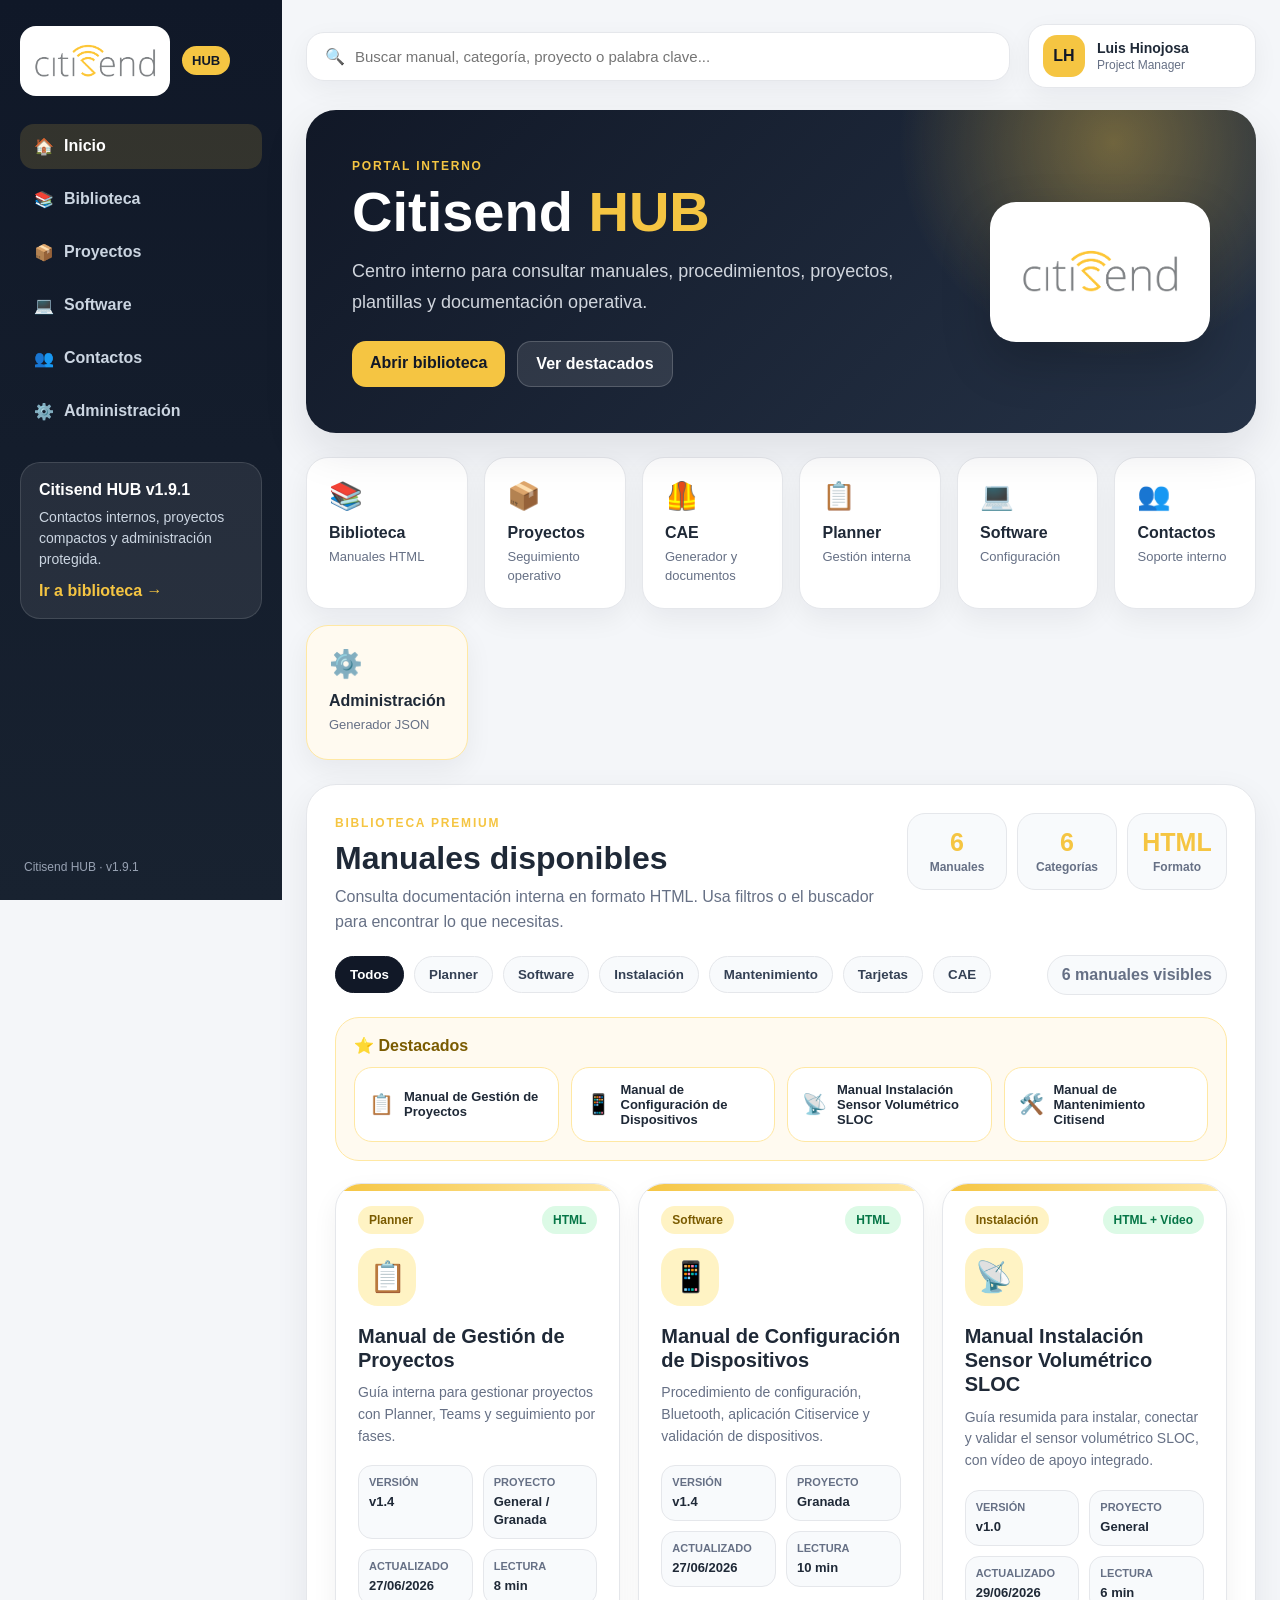
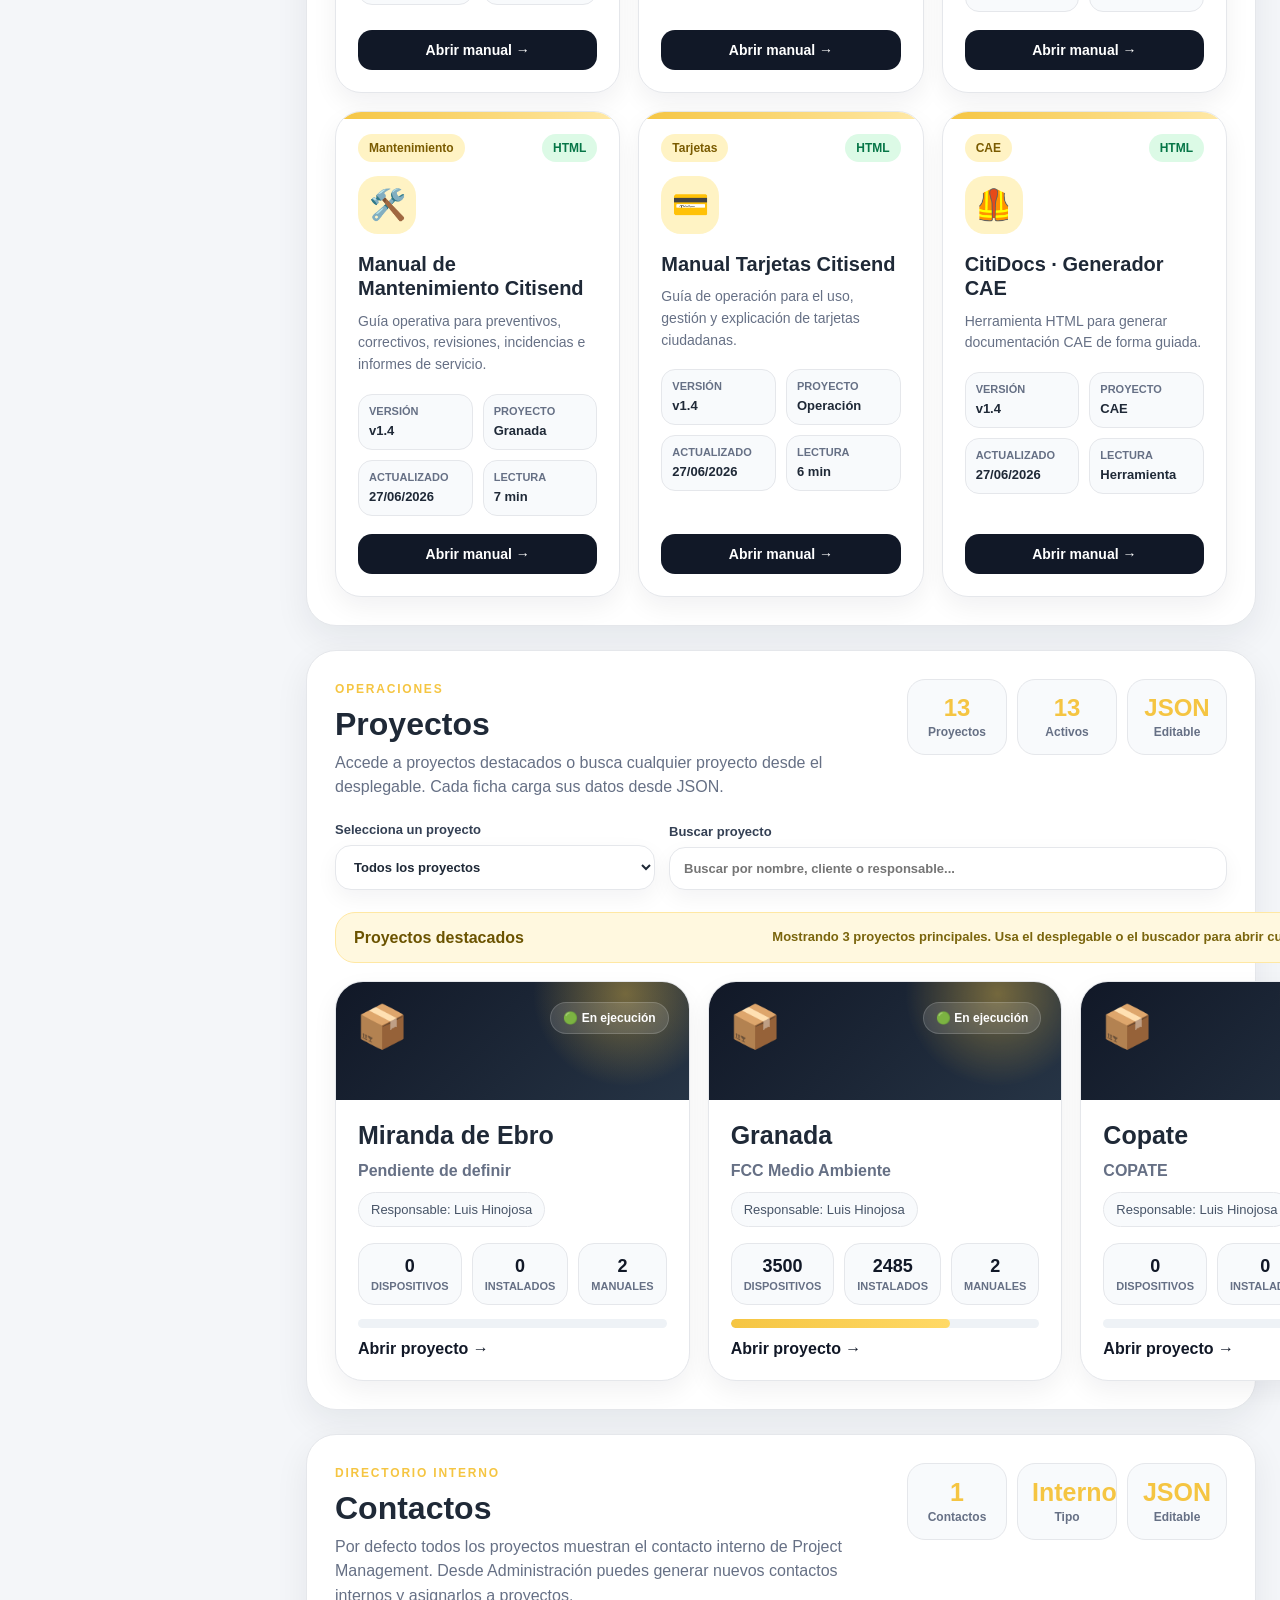
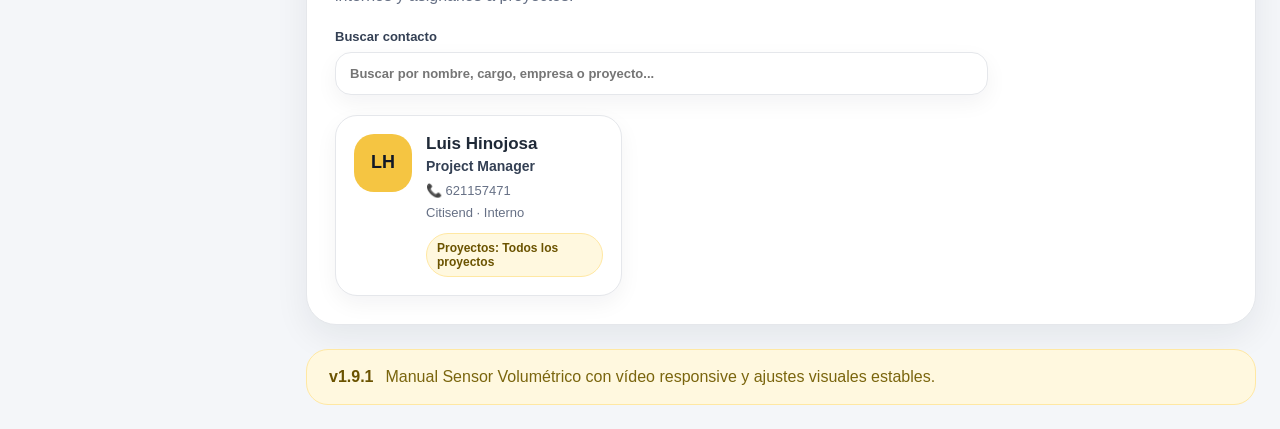
<file: index.html>
<!DOCTYPE html>
<html lang="es">
<head>
  <meta charset="UTF-8" />
  <meta name="viewport" content="width=device-width, initial-scale=1.0" />
  <title>Citisend HUB · Proyectos</title>
  <link rel="stylesheet" href="assets/style.css?v=1.9.1" />
</head>
<body>
  <div class="app-shell">
    <aside class="sidebar">
      <div class="brand-block">
        <img src="assets/logo-citisend.png" alt="Citisend" class="brand-logo" />
        <span class="brand-pill">HUB</span>
      </div>

      <nav class="nav-menu">
        <a href="#inicio" class="active">🏠 <span>Inicio</span></a>
        <a href="#biblioteca">📚 <span>Biblioteca</span></a>
        <a href="#proyectos">📦 <span>Proyectos</span></a>
        <a href="#software">💻 <span>Software</span></a>
        <a href="#contactos">👥 <span>Contactos</span></a>
        <a href="admin.html">⚙️ <span>Administración</span></a>
      </nav>

      <div class="sidebar-card">
        <strong>Citisend HUB v1.9.1</strong>
        <p>Contactos internos, proyectos compactos y administración protegida.</p>
        <a href="#biblioteca">Ir a biblioteca →</a>
      </div>

      <div class="version">Citisend HUB · v1.9.1</div>
    </aside>

    <main class="main">
      <header class="topbar">
        <div class="search">
          <span>🔍</span>
          <input id="searchInput" type="text" placeholder="Buscar manual, categoría, proyecto o palabra clave..." />
        </div>
        <div class="profile">
          <div class="avatar">LH</div>
          <div>
            <strong>Luis Hinojosa</strong>
            <small>Project Manager</small>
          </div>
        </div>
      </header>

      <section id="inicio" class="hero">
        <div class="hero-copy">
          <span class="label">Portal interno</span>
          <h1>Citisend <mark>HUB</mark></h1>
          <p>Centro interno para consultar manuales, procedimientos, proyectos, plantillas y documentación operativa.</p>
          <div class="hero-actions">
            <a href="#biblioteca" class="btn primary">Abrir biblioteca</a>
            <a href="#destacados" class="btn secondary">Ver destacados</a>
          </div>
        </div>
        <div class="hero-logo-card">
          <img src="assets/logo-citisend.png" alt="Citisend" />
        </div>
      </section>

      <section class="quick-access">
        <a href="#biblioteca" class="quick-card">📚<strong>Biblioteca</strong><span>Manuales HTML</span></a>
        <a href="#proyectos" class="quick-card">📦<strong>Proyectos</strong><span>Seguimiento operativo</span></a>
        <a href="#cae" class="quick-card">🦺<strong>CAE</strong><span>Generador y documentos</span></a>
        <a href="#planner" class="quick-card">📋<strong>Planner</strong><span>Gestión interna</span></a>
        <a href="#software" class="quick-card">💻<strong>Software</strong><span>Configuración</span></a>
        <a href="#contactos" class="quick-card">👥<strong>Contactos</strong><span>Soporte interno</span></a>
        <a href="admin.html" class="quick-card admin-quick">⚙️<strong>Administración</strong><span>Generador JSON</span></a>
      </section>

      <section id="biblioteca" class="library-panel premium-library">
        <div class="library-header">
          <div>
            <span class="label">Biblioteca Premium</span>
            <h2>Manuales disponibles</h2>
            <p>Consulta documentación interna en formato HTML. Usa filtros o el buscador para encontrar lo que necesitas.</p>
          </div>
          <div class="library-stats">
            <div><strong id="statTotal">0</strong><span>Manuales</span></div>
            <div><strong id="statCategories">0</strong><span>Categorías</span></div>
            <div><strong>HTML</strong><span>Formato</span></div>
          </div>
        </div>

        <div class="library-toolbar">
          <div class="filter-row" id="filterRow">
            <button class="filter-btn active" data-filter="todos" type="button">Todos</button>
          </div>
          <div class="result-counter" id="resultCounter">Cargando biblioteca...</div>
        </div>

        <div id="destacados" class="featured-strip">
          <div class="mini-title">⭐ Destacados</div>
          <div class="featured-list" id="featuredList"></div>
        </div>

        <div id="manualesGrid" class="library-grid premium-grid"></div>
        <div id="emptyState" class="empty-state" hidden>No se han encontrado manuales con ese filtro o búsqueda.</div>
      </section>

      <section id="proyectos" class="projects-hub-panel">
        <div class="library-header project-hub-header">
          <div>
            <span class="label">Operaciones</span>
            <h2>Proyectos</h2>
            <p>Accede a proyectos destacados o busca cualquier proyecto desde el desplegable. Cada ficha carga sus datos desde JSON.</p>
          </div>
          <div class="library-stats project-stats">
            <div><strong id="statProjects">0</strong><span>Proyectos</span></div>
            <div><strong id="statActiveProjects">0</strong><span>Activos</span></div>
            <div><strong>JSON</strong><span>Editable</span></div>
          </div>
        </div>
        <div class="project-controls">
          <label class="project-selector">
            <span>Selecciona un proyecto</span>
            <select id="projectSelect">
              <option value="todos">Todos los proyectos</option>
            </select>
          </label>
          <label class="project-search-box">
            <span>Buscar proyecto</span>
            <input id="projectSearch" type="text" placeholder="Buscar por nombre, cliente o responsable..." />
          </label>
        </div>
        <div id="projectsGrid" class="projects-grid"></div>
      </section>

      <section id="contactos" class="contacts-panel">
        <div class="library-header contacts-header">
          <div>
            <span class="label">Directorio interno</span>
            <h2>Contactos</h2>
            <p>Por defecto todos los proyectos muestran el contacto interno de Project Management. Desde Administración puedes generar nuevos contactos internos y asignarlos a proyectos.</p>
          </div>
          <div class="library-stats">
            <div><strong id="statContacts">0</strong><span>Contactos</span></div>
            <div><strong>Interno</strong><span>Tipo</span></div>
            <div><strong>JSON</strong><span>Editable</span></div>
          </div>
        </div>
        <div class="contacts-toolbar">
          <label class="project-search-box">
            <span>Buscar contacto</span>
            <input id="contactSearch" type="text" placeholder="Buscar por nombre, cargo, empresa o proyecto..." />
          </label>
          <a href="admin.html#contact-admin" class="btn secondary">+ Crear contacto interno</a>
        </div>
        <div id="contactsGrid" class="contacts-directory-grid"></div>
      </section>

      <section class="info-strip">
        <strong>v1.9.1</strong><span>Manual Sensor Volumétrico con vídeo responsive y ajustes visuales estables.</span>
      </section>
    </main>
  </div>

  <script src="assets/app.js?v=1.8"></script>
</body>
</html>
</file>
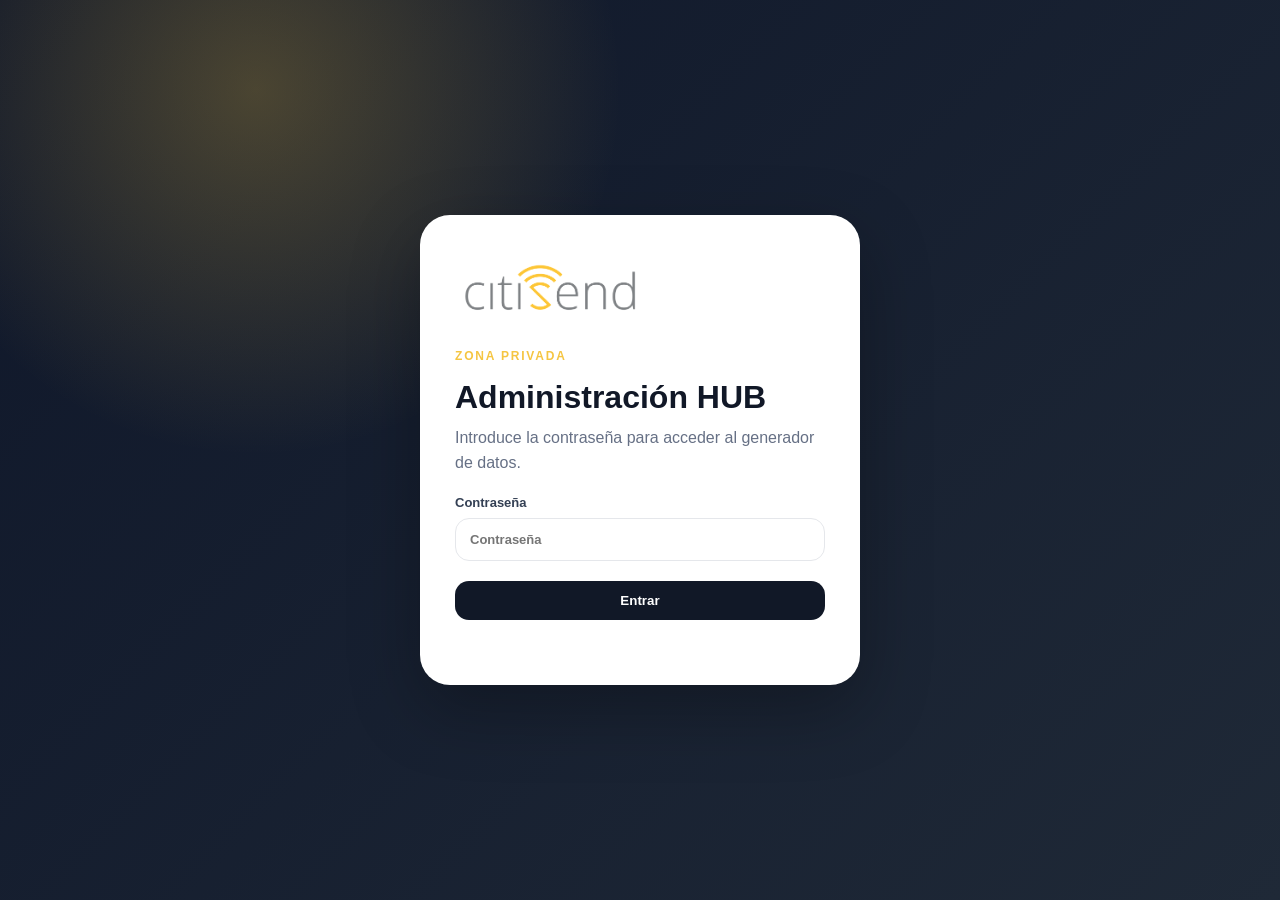
<file: admin.html>
<!DOCTYPE html>
<html lang="es">
<head>
  <meta charset="UTF-8" />
  <meta name="viewport" content="width=device-width, initial-scale=1.0" />
  <title>Citisend HUB · Administración</title>
  <link rel="stylesheet" href="assets/style.css?v=1.9.1" />
</head>
<body>
  <div id="adminLogin" class="admin-login-overlay">
    <div class="admin-login-card">
      <img src="assets/logo-citisend.png" alt="Citisend" />
      <span class="label">Zona privada</span>
      <h1>Administración HUB</h1>
      <p>Introduce la contraseña para acceder al generador de datos.</p>
      <label>Contraseña
        <input id="adminPassword" type="password" placeholder="Contraseña" autocomplete="off" />
      </label>
      <button type="button" id="adminLoginBtn" class="admin-btn primary">Entrar</button>
      <small id="adminLoginError"></small>
    </div>
  </div>
  <div class="app-shell admin-shell" id="adminApp" hidden>
    <aside class="sidebar">
      <div class="brand-block">
        <img src="assets/logo-citisend.png" alt="Citisend" class="brand-logo" />
        <span class="brand-pill">HUB</span>
      </div>
      <nav class="nav-menu">
        <a href="index.html#inicio">🏠 <span>Inicio</span></a>
        <a href="index.html#biblioteca">📚 <span>Biblioteca</span></a>
        <a href="index.html#proyectos">📦 <span>Proyectos</span></a>
        <a href="admin.html" class="active">⚙️ <span>Administración</span></a>
      </nav>
      <div class="sidebar-card">
        <strong>Administración base</strong>
        <p>Genera JSON para proyectos y contactos internos. Acceso protegido con contraseña sencilla.</p>
        <a href="index.html">Volver al HUB →</a>
      </div>
      <div class="version">Citisend HUB · v1.9.1</div>
    </aside>

    <main class="main">
      <header class="topbar">
        <a href="index.html" class="back-to-hub">← Volver al HUB</a>
        <div class="profile">
          <div class="avatar">LH</div>
          <div>
            <strong>Luis Hinojosa</strong>
            <small>Administrador HUB</small>
          </div>
        </div>
      </header>

      <section class="admin-hero">
        <span class="label">Administración</span>
        <h1>Administración HUB</h1>
        <p>Edita proyectos y genera contactos internos. GitHub Pages no guarda cambios directamente: copia el JSON generado y pégalo en el archivo correspondiente.</p>
      </section>

      <section class="admin-layout">
        <article class="panel admin-panel">
          <div class="admin-panel-head">
            <div>
              <span class="label">Proyecto</span>
              <h2>Datos principales</h2>
            </div>
            <button type="button" id="newProjectBtn" class="admin-btn secondary">+ Nuevo proyecto</button>
          </div>

          <div class="admin-grid">
            <label>Proyecto existente
              <select id="projectSelect"></select>
            </label>
            <label>ID interno
              <input id="projectId" type="text" placeholder="granada" />
            </label>
            <label>Nombre del proyecto
              <input id="projectNameInput" type="text" placeholder="Granada" />
            </label>
            <label>Cliente
              <input id="projectClientInput" type="text" placeholder="FCC Medio Ambiente" />
            </label>
            <label>Estado
              <select id="projectStatusInput">
                <option>En ejecución</option>
                <option>Pendiente</option>
                <option>En pausa</option>
                <option>Finalizado</option>
              </select>
            </label>
            <label>Responsable
              <input id="projectResponsibleInput" type="text" placeholder="Luis Hinojosa" />
            </label>
            <label>Dispositivos
              <input id="projectDevicesInput" type="number" min="0" placeholder="3500" />
            </label>
            <label>Instalados
              <input id="projectInstalledInput" type="number" min="0" placeholder="2485" />
            </label>
            <label class="full">Enlace Planner
              <input id="projectPlannerInput" type="text" placeholder="https://..." />
            </label>
          </div>
        </article>

        <article class="panel admin-panel">
          <span class="label">Software</span>
          <h2>Software asociado</h2>
          <p class="admin-help">Marca solo el software que aplica a este proyecto. En la ficha del proyecto solo aparecerán estos.</p>
          <div class="software-checks" id="softwareChecks"></div>
          <label class="admin-label">Otro software
            <input id="customSoftwareInput" type="text" placeholder="Ejemplo: Power BI, Teams, Citiservice..." />
          </label>
        </article>

        <article class="panel admin-panel">
          <span class="label">Galería</span>
          <h2>Fotos del proyecto</h2>
          <p class="admin-help">Sube las fotos a la carpeta del proyecto, por ejemplo <strong>proyectos/granada/galeria/</strong>, y aquí indica los nombres de archivo.</p>
          <label>Carpeta galería
            <input id="galleryPathInput" type="text" placeholder="proyectos/granada/galeria/" />
          </label>
          <label>Fotos</label>
          <textarea id="galleryInput" rows="7" placeholder="foto-01.jpg | Instalación | Sensor instalado en contenedor\nfoto-02.jpg | Antes / Después | Detalle de montaje"></textarea>
          <small class="admin-tip">Formato: archivo | categoría | descripción. Una foto por línea.</small>
        </article>

        <article class="panel admin-panel">
          <span class="label">Contactos</span>
          <h2>Contacto por defecto</h2>
          <p class="admin-help">Todos los proyectos muestran por defecto a Luis Hinojosa. Para añadir contactos internos adicionales usa el bloque <strong>Crear contacto interno</strong> de esta misma página.</p>
          <div class="contact-card">
            <div class="contact-initials">LH</div>
            <div><strong>Luis Hinojosa</strong><span>Project Manager</span><small>📞 621157471</small><small>Citisend · Interno</small></div>
          </div>
          <textarea id="contactsInput" rows="4" hidden>Luis Hinojosa | Project Manager | 621157471 | Citisend | Interno</textarea>
        </article>

        <article class="panel admin-panel full-admin-panel">
          <div class="admin-panel-head">
            <div>
              <span class="label">Salida</span>
              <h2>JSON generado</h2>
            </div>
            <div class="admin-actions">
              <button type="button" id="saveProjectBtn" class="admin-btn primary">Guardar en borrador</button>
              <button type="button" id="selectJsonBtn" class="admin-btn secondary">Seleccionar JSON</button>
            </div>
          </div>
          <textarea id="jsonOutput" class="json-output" rows="16"></textarea>
          <div class="admin-warning">
            <strong>Importante:</strong> GitHub Pages no puede guardar cambios directamente en el servidor. Copia este JSON y reemplaza el contenido de <code>data/proyectos.json</code> en GitHub.
          </div>
        </article>

        <article class="panel admin-panel full-admin-panel" id="contact-admin">
          <div class="admin-panel-head">
            <div>
              <span class="label">Contactos</span>
              <h2>Crear contacto interno</h2>
            </div>
            <button type="button" id="generateContactBtn" class="admin-btn primary">Generar contacto</button>
          </div>
          <p class="admin-help">Por defecto solo aparece Luis Hinojosa. Usa este generador únicamente si quieres añadir contactos internos y asignarlos a proyectos concretos.</p>
          <div class="admin-grid">
            <label>Nombre
              <input id="contactNameInput" type="text" placeholder="Nombre y apellidos" />
            </label>
            <label>Cargo
              <input id="contactRoleInput" type="text" placeholder="Project Manager, Operaciones..." />
            </label>
            <label>Teléfono
              <input id="contactPhoneInput" type="text" placeholder="621157471" />
            </label>
            <label>Email
              <input id="contactEmailInput" type="email" placeholder="correo@citisend.com" />
            </label>
            <label>Empresa
              <input id="contactCompanyInput" type="text" value="Citisend" />
            </label>
            <label>Tipo
              <select id="contactTypeInput">
                <option>Interno</option>
                <option>Operaciones</option>
                <option>Soporte</option>
                <option>Project Management</option>
              </select>
            </label>
            <label class="full">Proyectos asociados
              <select id="contactProjectsInput" multiple size="6"></select>
              <small class="admin-tip">Mantén Ctrl pulsado para seleccionar varios proyectos. Deja sin seleccionar para asociarlo a todos.</small>
            </label>
          </div>
          <textarea id="contactJsonOutput" class="json-output" rows="10" placeholder="Aquí aparecerá el contacto en formato JSON para pegarlo en data/contactos.json"></textarea>
          <div class="admin-warning"><strong>Importante:</strong> este formulario genera el contacto, pero no lo guarda automáticamente. Debes copiarlo en <code>data/contactos.json</code>.</div>
        </article>

      </section>
    </main>
  </div>

<script>
const softwareBase = ['Planner','SLOC','Komtainer','Citiservice','Teams','Power BI'];
let projects = [];
let currentIndex = 0;

const fallbackProjects = [
  {
    "id": "granada",
    "nombre": "Granada",
    "cliente": "FCC Medio Ambiente",
    "estado": "En ejecución",
    "estadoIcono": "🟢",
    "responsable": "Luis Hinojosa",
    "dispositivos": 3500,
    "instalados": 2485,
    "planner": "#",
    "galeria": "proyectos/granada/galeria/",
    "fotografias": 0,
    "manuales": [
      "configuracion-dispositivos",
      "mantenimiento-citisend",
      "tarjetas-citisend"
    ],
    "galeriaFotos": [],
    "contactos": [
      {
        "nombre": "Luis Hinojosa",
        "rol": "Project Manager",
        "telefono": "621157471",
        "empresa": "Citisend",
        "tipo": "Interno"
      }
    ],
    "software": [
      "Planner"
    ]
  }
];

function slugify(text){
  return String(text || '').toLowerCase().normalize('NFD').replace(/[\u0300-\u036f]/g,'').replace(/[^a-z0-9]+/g,'-').replace(/(^-|-$)/g,'') || 'nuevo-proyecto';
}
function stateIcon(state){
  const value = String(state || '').toLowerCase();
  if(value.includes('final')) return '✅';
  if(value.includes('pausa')) return '🟠';
  if(value.includes('pend')) return '🟡';
  return '🟢';
}
function parseLines(text, mapper){
  return String(text || '').split('\n').map(line => line.trim()).filter(Boolean).map(line => mapper(line.split('|').map(part => part.trim())));
}
function galleryCount(project){ return Array.isArray(project.galeriaFotos) ? project.galeriaFotos.length : 0; }

async function initAdmin(){
  try{
    const response = await fetch('data/proyectos.json?v=1.7', {cache:'no-store'});
    projects = response.ok ? await response.json() : fallbackProjects;
  }catch(error){ projects = fallbackProjects; }
  renderSoftwareChecks();
  renderProjectSelect();
  renderContactProjectOptions();
  loadProject(0);
}

function renderSoftwareChecks(selected=[]){
  const box = document.getElementById('softwareChecks');
  box.innerHTML = softwareBase.map(item => `
    <label class="soft-check"><input type="checkbox" value="${item}" ${selected.includes(item) ? 'checked' : ''}> ${item}</label>
  `).join('');
}
function renderProjectSelect(){
  const select = document.getElementById('projectSelect');
  select.innerHTML = projects.map((project,index) => `<option value="${index}">${project.nombre}</option>`).join('');
  select.value = currentIndex;
}
function loadProject(index){
  currentIndex = Number(index || 0);
  const project = projects[currentIndex] || projects[0];
  if(!project) return;
  document.getElementById('projectSelect').value = currentIndex;
  document.getElementById('projectId').value = project.id || '';
  document.getElementById('projectNameInput').value = project.nombre || '';
  document.getElementById('projectClientInput').value = project.cliente || '';
  document.getElementById('projectStatusInput').value = project.estado || 'En ejecución';
  document.getElementById('projectResponsibleInput').value = project.responsable || '';
  document.getElementById('projectDevicesInput').value = project.dispositivos || 0;
  document.getElementById('projectInstalledInput').value = project.instalados || 0;
  document.getElementById('projectPlannerInput').value = project.planner || '#';
  document.getElementById('galleryPathInput').value = project.galeria || `proyectos/${project.id}/galeria/`;
  document.getElementById('galleryInput').value = (project.galeriaFotos || []).map(photo => `${photo.archivo} | ${photo.categoria || 'Instalación'} | ${photo.descripcion || ''}`).join('\n');
  document.getElementById('contactsInput').value = (project.contactos || []).map(contact => `${contact.nombre} | ${contact.rol} | ${contact.telefono || ''} | ${contact.empresa} | ${contact.tipo}`).join('\n');
  renderSoftwareChecks(project.software || []);
  updateOutput();
}
function collectProject(){
  const name = document.getElementById('projectNameInput').value.trim();
  const id = document.getElementById('projectId').value.trim() || slugify(name);
  const customSoftware = document.getElementById('customSoftwareInput').value.split(',').map(item => item.trim()).filter(Boolean);
  const checked = [...document.querySelectorAll('#softwareChecks input:checked')].map(input => input.value);
  const software = [...new Set([...checked, ...customSoftware])];
  const galeriaFotos = parseLines(document.getElementById('galleryInput').value, parts => ({archivo:parts[0] || '', categoria:parts[1] || 'Instalación', descripcion:parts[2] || ''})).filter(photo => photo.archivo);
  const contactos = parseLines(document.getElementById('contactsInput').value, parts => ({nombre:parts[0] || '', rol:parts[1] || '', telefono:parts[2] || '', empresa:parts[3] || '', tipo:parts[4] || ''})).filter(contact => contact.nombre);
  return {
    id,
    nombre:name || 'Nuevo proyecto',
    cliente:document.getElementById('projectClientInput').value.trim(),
    estado:document.getElementById('projectStatusInput').value,
    estadoIcono:stateIcon(document.getElementById('projectStatusInput').value),
    responsable:document.getElementById('projectResponsibleInput').value.trim(),
    dispositivos:Number(document.getElementById('projectDevicesInput').value || 0),
    instalados:Number(document.getElementById('projectInstalledInput').value || 0),
    manuales:(projects[currentIndex]?.manuales && projects[currentIndex].manuales.length ? projects[currentIndex].manuales : ['configuracion-dispositivos','mantenimiento-citisend','tarjetas-citisend']),
    fotografias:galeriaFotos.length,
    planner:document.getElementById('projectPlannerInput').value.trim() || '#',
    galeria:document.getElementById('galleryPathInput').value.trim() || `proyectos/${id}/galeria/`,
    galeriaFotos,
    contactos,
    software
  };
}
function saveCurrentProject(){
  const project = collectProject();
  projects[currentIndex] = project;
  renderProjectSelect();
  document.getElementById('projectSelect').value = currentIndex;
  updateOutput();
}
function addNewProject(){
  const newProject = {id:'nuevo-proyecto',nombre:'Nuevo proyecto',cliente:'',estado:'Pendiente',estadoIcono:'🟡',responsable:'Luis Hinojosa',dispositivos:0,instalados:0,manuales:['configuracion-dispositivos','mantenimiento-citisend','tarjetas-citisend'],fotografias:0,planner:'#',galeria:'proyectos/nuevo-proyecto/galeria/',galeriaFotos:[],contactos:[{nombre:'Luis Hinojosa',rol:'Project Manager',telefono:'621157471',empresa:'Citisend',tipo:'Interno'}],software:['Planner']};
  projects.push(newProject);
  currentIndex = projects.length - 1;
  renderProjectSelect();
  loadProject(currentIndex);
}
function updateOutput(){
  document.getElementById('jsonOutput').value = JSON.stringify(projects, null, 2);
}
function updateDraft(){
  if(projects.length){
    projects[currentIndex] = collectProject();
    updateOutput();
  }
}

['projectId','projectNameInput','projectClientInput','projectStatusInput','projectResponsibleInput','projectDevicesInput','projectInstalledInput','projectPlannerInput','galleryPathInput','galleryInput','contactsInput','customSoftwareInput'].forEach(id => {
  document.addEventListener('input', event => { if(event.target.id === id) updateDraft(); });
});
document.addEventListener('change', event => { if(event.target.closest('#softwareChecks')) updateDraft(); });
document.getElementById('projectSelect').addEventListener('change', event => loadProject(event.target.value));
document.getElementById('saveProjectBtn').addEventListener('click', saveCurrentProject);
document.getElementById('newProjectBtn').addEventListener('click', addNewProject);
document.getElementById('selectJsonBtn').addEventListener('click', () => { const out = document.getElementById('jsonOutput'); out.focus(); out.select(); });


function unlockAdmin(){
  const input = document.getElementById('adminPassword');
  const error = document.getElementById('adminLoginError');
  if(input && input.value === 'Citisend2026'){
    document.getElementById('adminLogin').style.display = 'none';
    document.getElementById('adminApp').hidden = false;
    initAdmin();
  }else if(error){
    error.textContent = 'Contraseña incorrecta';
  }
}
function renderContactProjectOptions(){
  const select = document.getElementById('contactProjectsInput');
  if(!select) return;
  select.innerHTML = projects.map(project => `<option value="${project.id}">${project.nombre}</option>`).join('');
}
function generateContactJson(){
  const name = document.getElementById('contactNameInput').value.trim();
  const selectedProjects = [...document.getElementById('contactProjectsInput').selectedOptions].map(opt => opt.value);
  const contact = {
    id: slugify(name),
    nombre: name || 'Nuevo contacto',
    cargo: document.getElementById('contactRoleInput').value.trim() || 'Contacto interno',
    telefono: document.getElementById('contactPhoneInput').value.trim(),
    email: document.getElementById('contactEmailInput').value.trim(),
    empresa: document.getElementById('contactCompanyInput').value.trim() || 'Citisend',
    tipo: document.getElementById('contactTypeInput').value || 'Interno',
    proyectos: selectedProjects.length ? selectedProjects : ['todos'],
    visible: true
  };
  document.getElementById('contactJsonOutput').value = JSON.stringify(contact, null, 2);
}
document.addEventListener('DOMContentLoaded', () => {
  document.getElementById('adminLoginBtn')?.addEventListener('click', unlockAdmin);
  document.getElementById('adminPassword')?.addEventListener('keydown', event => { if(event.key === 'Enter') unlockAdmin(); });
  document.getElementById('generateContactBtn')?.addEventListener('click', generateContactJson);
});

</script>
</body>
</html>
</file>
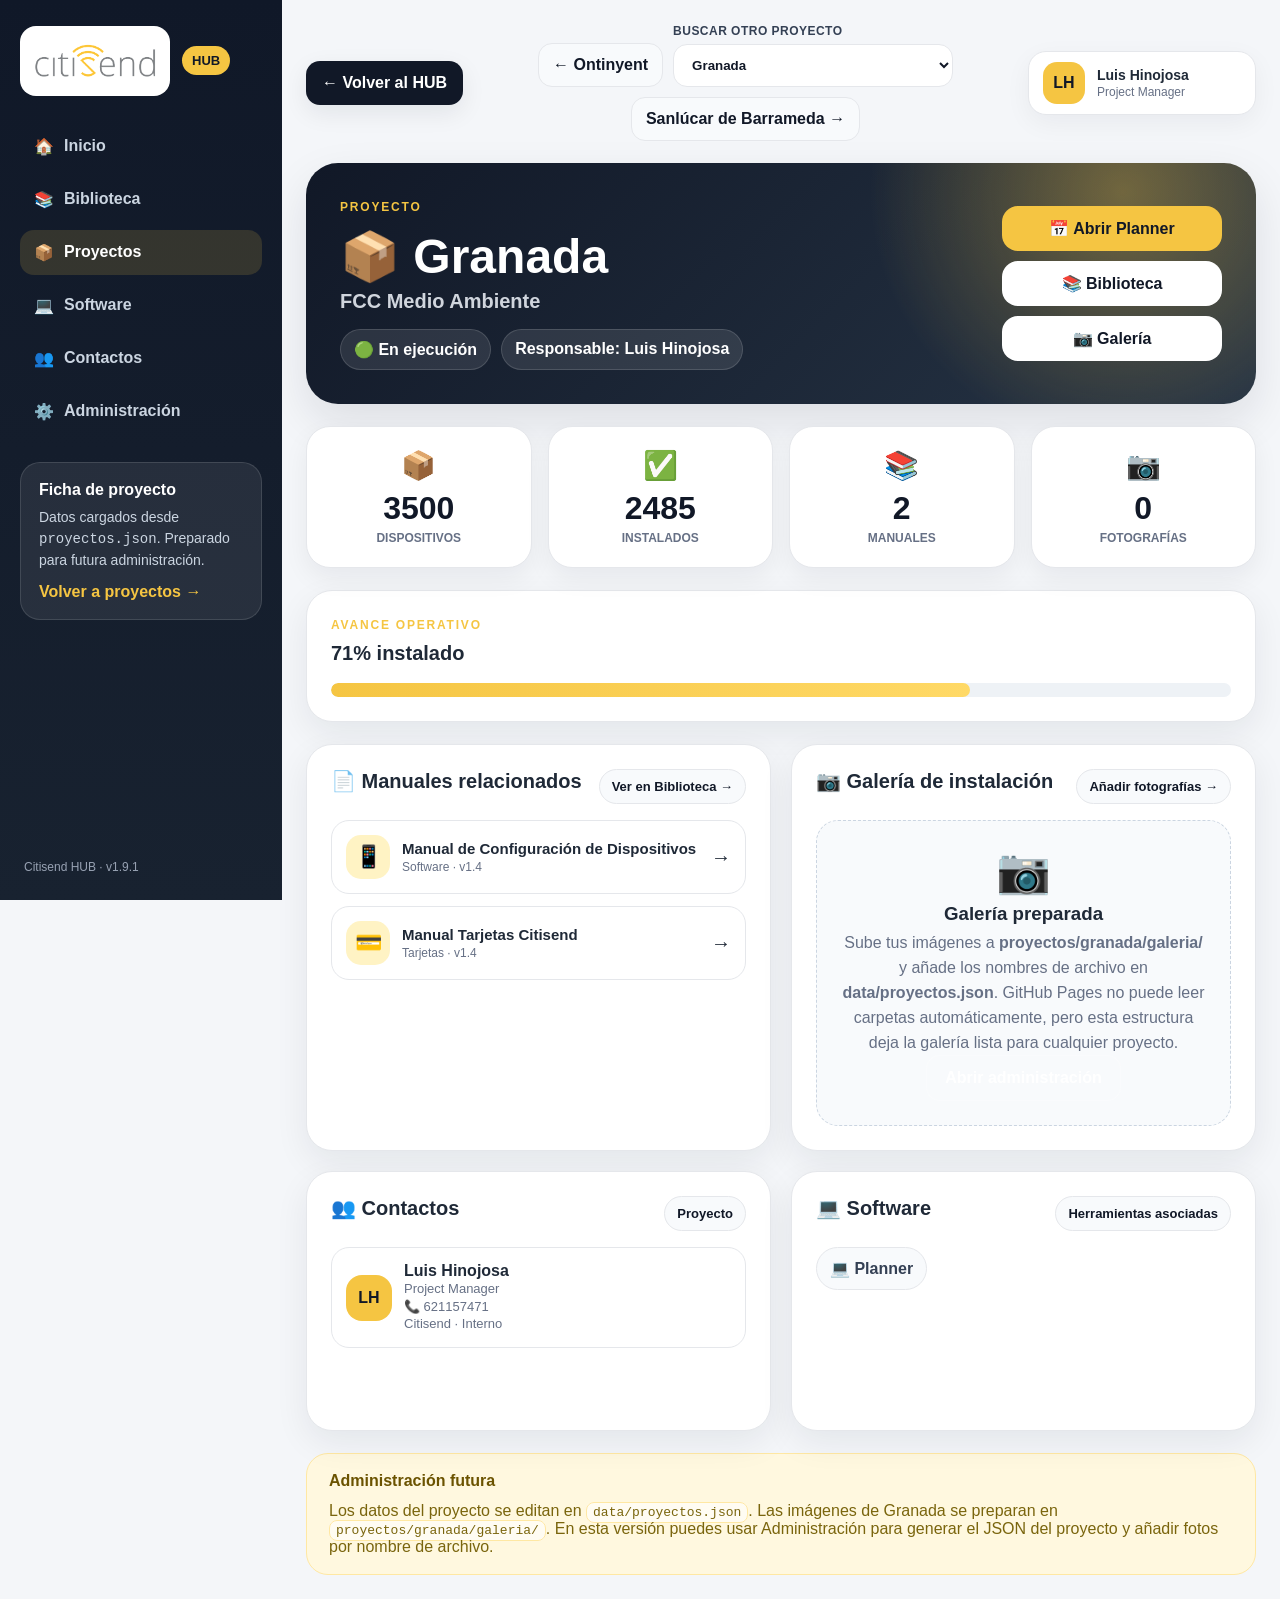
<file: proyecto.html>
<!DOCTYPE html>
<html lang="es">
<head>
  <meta charset="UTF-8" />
  <meta name="viewport" content="width=device-width, initial-scale=1.0" />
  <title>Citisend HUB · Proyecto</title>
  <link rel="stylesheet" href="assets/style.css?v=1.9.1" />
</head>
<body>
  <div class="app-shell project-page-shell" id="projectPage">
    <aside class="sidebar">
      <div class="brand-block">
        <img src="assets/logo-citisend.png" alt="Citisend" class="brand-logo" />
        <span class="brand-pill">HUB</span>
      </div>
      <nav class="nav-menu">
        <a href="index.html#inicio">🏠 <span>Inicio</span></a>
        <a href="index.html#biblioteca">📚 <span>Biblioteca</span></a>
        <a href="index.html#proyectos" class="active">📦 <span>Proyectos</span></a>
        <a href="index.html#software">💻 <span>Software</span></a>
        <a href="index.html#contactos">👥 <span>Contactos</span></a>
        <a href="admin.html">⚙️ <span>Administración</span></a>
      </nav>
      <div class="sidebar-card">
        <strong>Ficha de proyecto</strong>
        <p>Datos cargados desde <code>proyectos.json</code>. Preparado para futura administración.</p>
        <a href="index.html#proyectos">Volver a proyectos →</a>
      </div>
      <div class="version">Citisend HUB · v1.9.1</div>
    </aside>

    <main class="main">
      <header class="topbar project-nav-topbar">
        <a href="index.html" class="back-to-hub">← Volver al HUB</a>
        <div class="project-switcher">
          <a id="prevProject" href="#" class="project-step-link">← Anterior</a>
          <label>
            <span>Buscar otro proyecto</span>
            <select id="projectJump"></select>
          </label>
          <a id="nextProject" href="#" class="project-step-link">Siguiente →</a>
        </div>
        <div class="profile">
          <div class="avatar">LH</div>
          <div>
            <strong>Luis Hinojosa</strong>
            <small>Project Manager</small>
          </div>
        </div>
      </header>

      <section class="project-hero">
        <div>
          <span class="label">Proyecto</span>
          <h1>📦 <span id="projectName">Granada</span></h1>
          <p id="projectClient">FCC Medio Ambiente</p>
          <div class="project-meta-line">
            <span id="projectStatus">🟢 En ejecución</span>
            <span id="projectResponsible">Responsable: Luis Hinojosa</span>
          </div>
        </div>
        <div class="project-quick-actions">
          <a id="plannerLink" href="#" target="_blank" rel="noopener">📅 Abrir Planner</a>
          <a id="libraryLink" href="index.html#biblioteca">📚 Biblioteca</a>
          <a id="galleryLink" href="#galeria">📷 Galería</a>
        </div>
      </section>

      <section class="project-kpis">
        <article><span>📦</span><strong id="kpiDevices">0</strong><small>Dispositivos</small></article>
        <article><span>✅</span><strong id="kpiInstalled">0</strong><small>Instalados</small></article>
        <article><span>📚</span><strong id="kpiManuals">0</strong><small>Manuales</small></article>
        <article><span>📷</span><strong id="kpiPhotos">0</strong><small>Fotografías</small></article>
      </section>

      <section class="project-progress-panel panel">
        <div class="panel-head"><div><span class="label">Avance operativo</span><h2 id="projectPercent">0% instalado</h2></div></div>
        <div class="bar large-bar"><i id="projectProgress" style="width:0%"></i></div>
      </section>

      <section class="project-modules-grid">
        <article class="panel module-panel">
          <div class="module-head"><h2>📄 Manuales relacionados</h2><a id="allProjectManuals" href="index.html#biblioteca">Ver en Biblioteca →</a></div>
          <div id="relatedManuals" class="module-list"></div>
        </article>

        <article id="galeria" class="panel module-panel">
          <div class="module-head"><h2>📷 Galería de instalación</h2><a href="#adminNote">Añadir fotografías →</a></div>
          <div id="projectGallery"></div>
        </article>

        <article class="panel module-panel">
          <div class="module-head"><h2>👥 Contactos</h2><span>Proyecto</span></div>
          <div id="projectContacts" class="contacts-grid"></div>
        </article>

        <article class="panel module-panel">
          <div class="module-head"><h2>💻 Software</h2><span>Herramientas asociadas</span></div>
          <div id="projectSoftware" class="software-list"></div>
        </article>
      </section>

      <section id="adminNote" class="info-strip admin-note">
        <strong>Administración futura</strong>
        <span>Los datos del proyecto se editan en <code>data/proyectos.json</code>. Las imágenes de Granada se preparan en <code>proyectos/granada/galeria/</code>. En esta versión puedes usar <a href="admin.html">Administración</a> para generar el JSON del proyecto y añadir fotos por nombre de archivo.</span>
      </section>
    </main>
  </div>
  <script src="assets/app.js?v=1.8"></script>
</body>
</html>
</file>
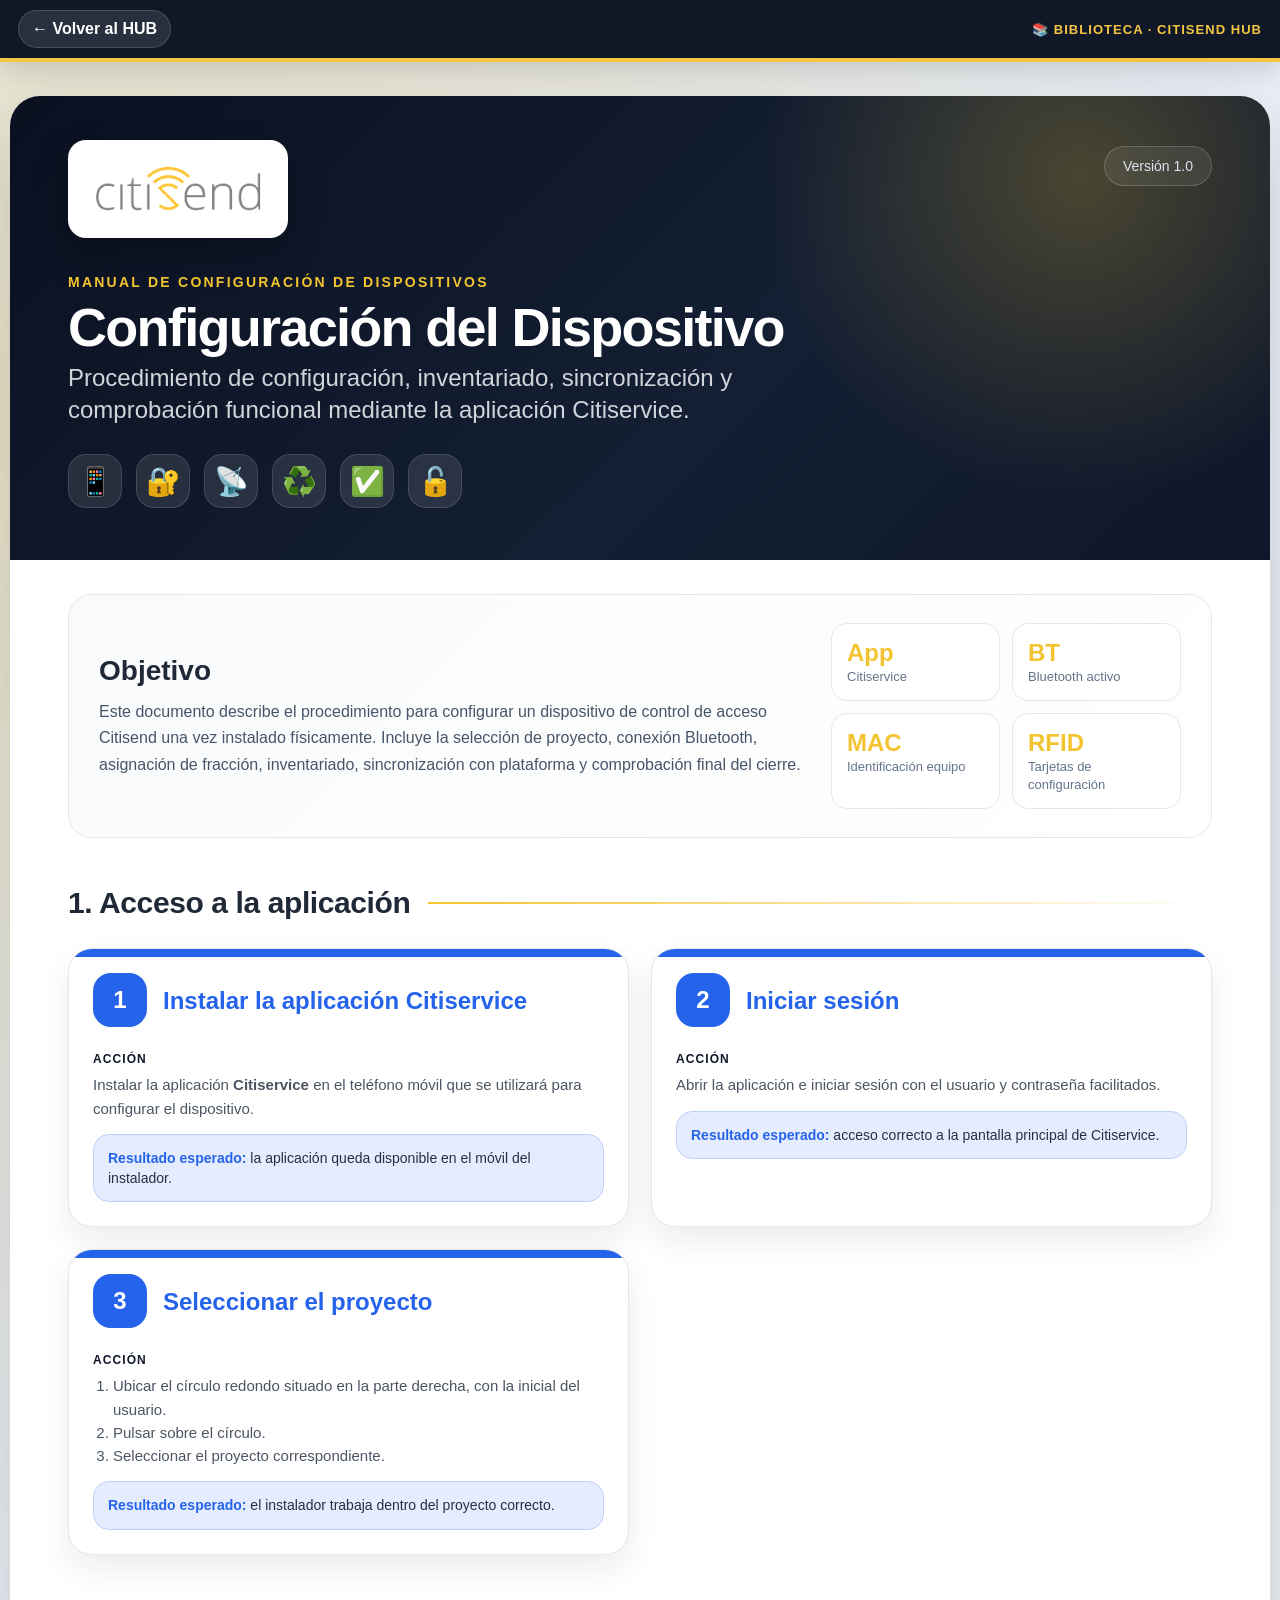
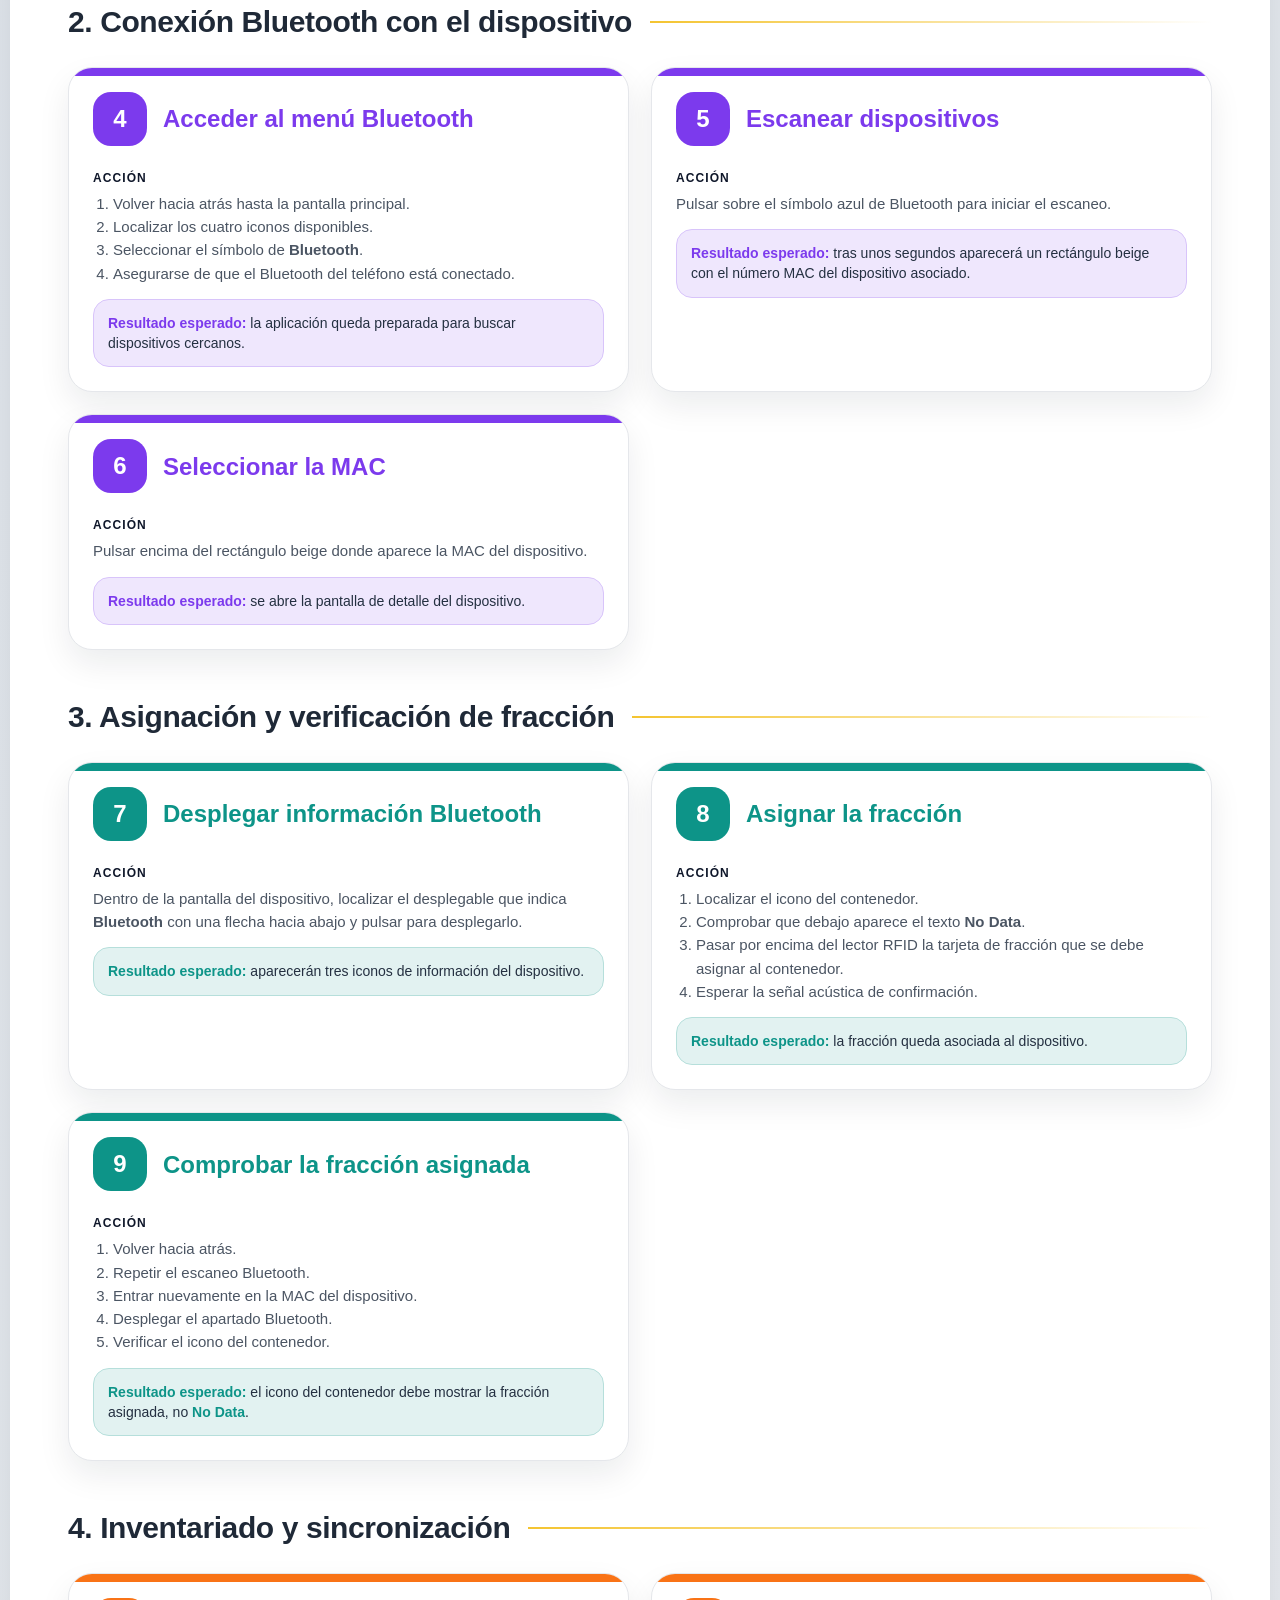
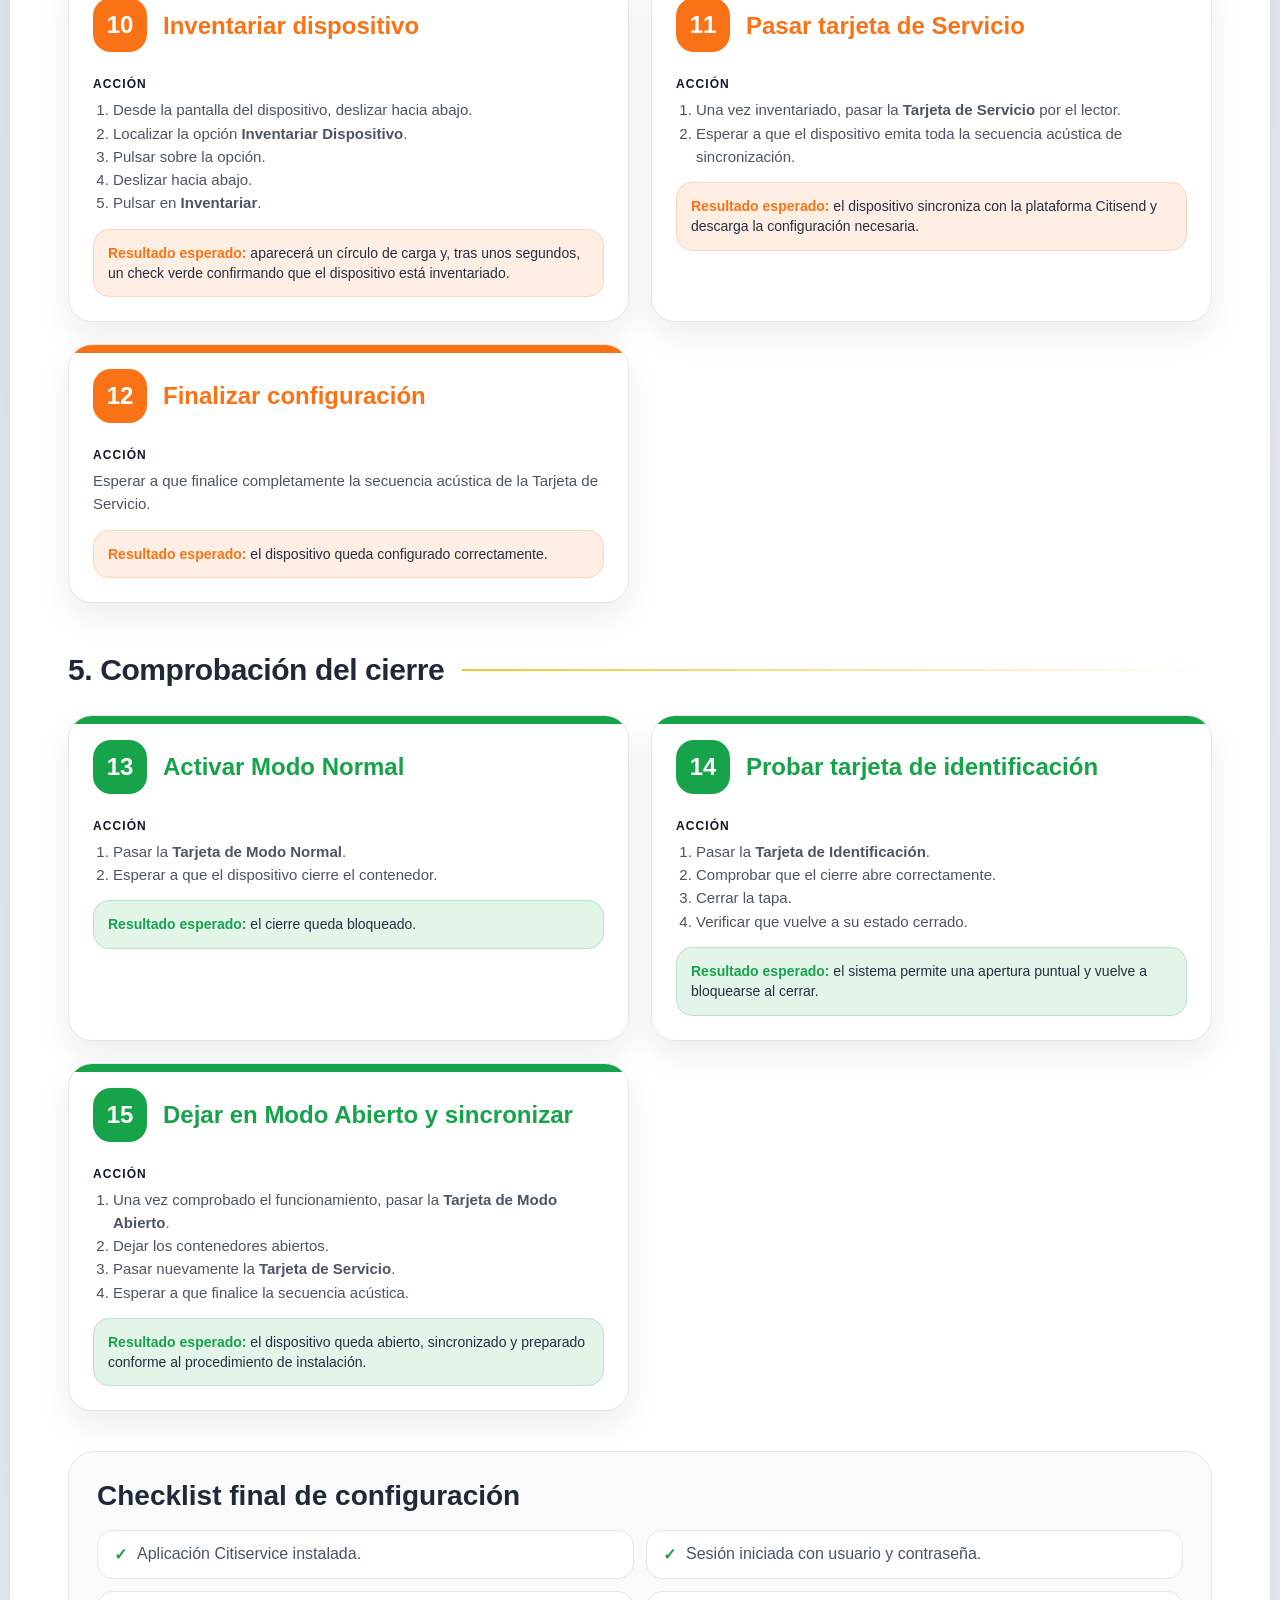
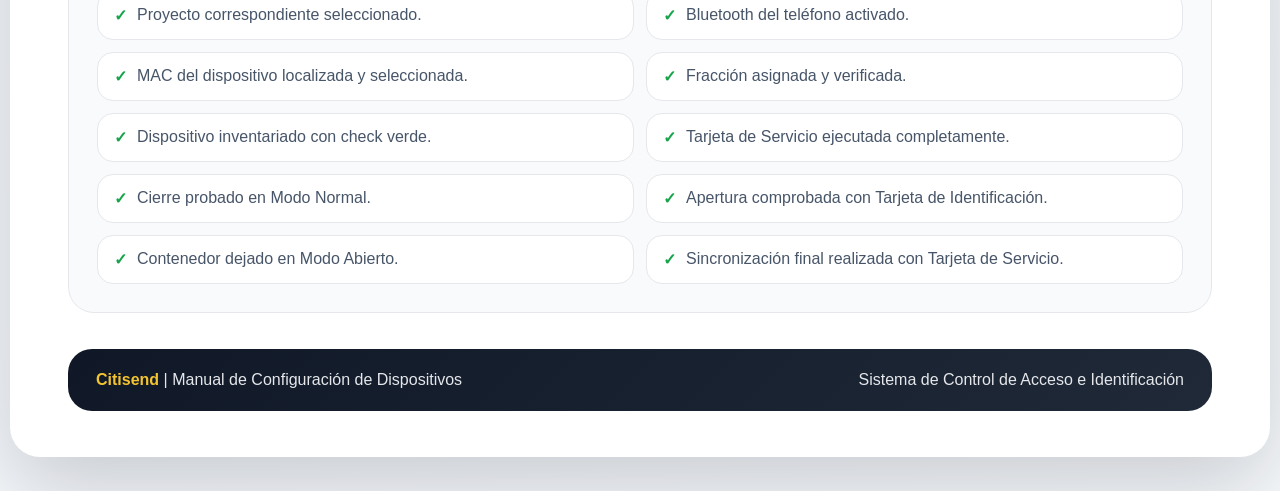
<file: manuales/configuracion-dispositivos.html>
<!DOCTYPE html>
<html lang="es">
<head>
<meta charset="UTF-8" />
<meta name="viewport" content="width=device-width, initial-scale=1.0" />
<title>Manual de Configuración de Dispositivos | Citisend</title>
<style>
:root {
  --yellow:#f4c430;
  --dark:#0f172a;
  --dark2:#111827;
  --text:#1f2937;
  --muted:#64748b;
  --line:#e5e7eb;
  --bg:#eef2f7;
  --white:#ffffff;
  --blue:#2563eb;
  --green:#16a34a;
  --orange:#f97316;
  --purple:#7c3aed;
  --teal:#0d9488;
  --red:#dc2626;
}
* { box-sizing:border-box; }
body {
  margin:0;
  font-family: Arial, Helvetica, sans-serif;
  background:
    radial-gradient(circle at 6% 8%, rgba(244,196,48,.24), transparent 23%),
    linear-gradient(135deg,#e8edf5,#f8fafc);
  color:var(--text);
}
.wrapper {
  max-width:1260px;
  margin:34px auto;
  background:white;
  border-radius:30px;
  overflow:hidden;
  box-shadow:0 30px 85px rgba(15,23,42,.20);
}
.hero {
  position:relative;
  padding:44px 58px 52px;
  background:
    radial-gradient(circle at 85% 18%, rgba(244,196,48,.24), transparent 28%),
    linear-gradient(135deg,#0a1020 0%, #141f33 58%, #0f172a 100%);
  color:white;
}
.logo {
  width:220px;
  background:white;
  border-radius:18px;
  padding:12px 18px;
  box-shadow:0 16px 35px rgba(0,0,0,.25);
}
.version {
  position:absolute;
  top:50px;
  right:58px;
  border:1px solid rgba(255,255,255,.18);
  border-radius:999px;
  padding:11px 18px;
  color:#dbe3ef;
  background:rgba(255,255,255,.07);
  font-size:14px;
}
.kicker {
  margin-top:32px;
  color:var(--yellow);
  text-transform:uppercase;
  letter-spacing:.16em;
  font-weight:800;
  font-size:14px;
}
h1 {
  margin:10px 0 8px;
  font-size:54px;
  letter-spacing:-1.7px;
  line-height:1;
}
.subtitle {
  margin:0;
  max-width:820px;
  font-size:24px;
  color:#d1d5db;
  line-height:1.35;
}
.hero-icons {
  display:flex;
  gap:14px;
  margin-top:28px;
}
.hero-icons span {
  width:54px;
  height:54px;
  border-radius:18px;
  display:flex;
  align-items:center;
  justify-content:center;
  background:rgba(255,255,255,.10);
  border:1px solid rgba(255,255,255,.12);
  font-size:28px;
}
.intro {
  padding:34px 58px 18px;
}
.intro-card {
  border:1px solid var(--line);
  background:linear-gradient(135deg,#f9fafb,#ffffff);
  border-radius:24px;
  padding:28px 30px;
  display:grid;
  grid-template-columns: 1fr 350px;
  gap:28px;
  align-items:center;
}
.intro h2 {
  margin:0 0 12px;
  font-size:28px;
}
.intro p {
  margin:0;
  font-size:16px;
  color:#475569;
  line-height:1.65;
}
.summary {
  display:grid;
  grid-template-columns:repeat(2,1fr);
  gap:12px;
}
.summary div {
  background:white;
  border:1px solid #e5e7eb;
  border-radius:16px;
  padding:15px;
}
.summary strong {
  display:block;
  font-size:24px;
  color:var(--yellow);
}
.summary span {
  color:#64748b;
  font-size:13px;
}
.section-title {
  display:flex;
  align-items:center;
  gap:18px;
  padding:30px 58px 10px;
}
.section-title h2 {
  margin:0;
  font-size:30px;
  letter-spacing:-.4px;
}
.line {
  flex:1;
  height:2px;
  background:linear-gradient(90deg,var(--yellow),rgba(244,196,48,0));
}
.steps {
  padding:18px 58px 20px;
  display:grid;
  grid-template-columns: repeat(2, 1fr);
  gap:22px;
}
.step {
  position:relative;
  border:1px solid var(--line);
  border-radius:24px;
  background:white;
  overflow:hidden;
  box-shadow:0 14px 32px rgba(15,23,42,.08);
}
.step::before {
  content:"";
  position:absolute;
  top:0; left:0; right:0;
  height:8px;
  background:var(--accent);
}
.step-head {
  padding:24px 24px 10px;
  display:flex;
  gap:16px;
  align-items:center;
}
.num {
  width:54px;
  height:54px;
  border-radius:18px;
  background:var(--accent);
  color:white;
  font-size:24px;
  font-weight:900;
  display:flex;
  justify-content:center;
  align-items:center;
  flex:0 0 auto;
}
.step h3 {
  margin:0;
  font-size:24px;
  color:var(--accent);
  line-height:1.15;
}
.step-body {
  padding:0 24px 24px;
}
.block {
  margin-top:15px;
  padding-top:15px;
  border-top:1px solid #eef2f7;
}
.block:first-child {
  border-top:0;
  padding-top:0;
}
.block-title {
  display:block;
  font-size:12px;
  text-transform:uppercase;
  font-weight:900;
  letter-spacing:.09em;
  color:#0f172a;
  margin-bottom:7px;
}
.step p, .step li {
  color:#4b5563;
  font-size:15px;
  line-height:1.55;
}
.step p { margin:0; }
ol, ul {
  margin:0;
  padding-left:20px;
}
.result {
  margin-top:14px;
  padding:13px 14px;
  border-radius:16px;
  background:color-mix(in srgb, var(--accent), white 88%);
  color:#243041;
  font-size:14px;
  line-height:1.45;
  border:1px solid color-mix(in srgb, var(--accent), white 70%);
}
.result strong {
  color:var(--accent);
}
.checklist {
  margin:20px 58px 36px;
  border:1px solid #e5e7eb;
  border-radius:26px;
  padding:28px;
  background:#f8fafc;
}
.checklist h2 {
  margin:0 0 18px;
  font-size:28px;
}
.check-grid {
  display:grid;
  grid-template-columns:repeat(2,1fr);
  gap:12px;
}
.check {
  background:white;
  border:1px solid #e5e7eb;
  border-radius:16px;
  padding:14px 16px;
  color:#475569;
  display:flex;
  gap:10px;
  align-items:flex-start;
}
.check span:first-child {
  color:var(--green);
  font-weight:900;
}
.footer {
  margin:0 58px 46px;
  background:linear-gradient(135deg,#101827,#1f2937);
  color:#e5e7eb;
  border-radius:24px;
  padding:22px 28px;
  display:flex;
  justify-content:space-between;
  gap:20px;
  align-items:center;
}
.footer strong { color:var(--yellow); }
@media (max-width: 950px) {
  .intro-card, .steps, .check-grid { grid-template-columns:1fr; }
  .version { position:static; display:inline-block; margin-top:24px; }
  h1 { font-size:40px; }
}
@media print {
  body { background:white; }
  .wrapper { margin:0; box-shadow:none; border-radius:0; }
  .step { break-inside:avoid; }
}

/* Citisend HUB navigation */
.hub-manual-nav{position:sticky;top:0;z-index:9999;background:#101828;color:#fff;border-bottom:4px solid #f5c542;padding:10px 18px;font-family:Arial,Helvetica,sans-serif;box-shadow:0 8px 24px rgba(16,24,40,.16)}
.hub-manual-nav-inner{max-width:1280px;margin:0 auto;display:flex;justify-content:space-between;align-items:center;gap:12px;flex-wrap:wrap}
.hub-manual-nav a{color:#fff;text-decoration:none;font-weight:800;background:rgba(255,255,255,.10);border:1px solid rgba(255,255,255,.16);border-radius:999px;padding:9px 13px}
.hub-manual-nav span{color:#f5c542;font-weight:900;font-size:13px;text-transform:uppercase;letter-spacing:.08em}
@media print{.hub-manual-nav{display:none!important}}
</style>
</head>
<body>
<div class="hub-manual-nav">
  <div class="hub-manual-nav-inner">
    <a href="../index.html#biblioteca">← Volver al HUB</a>
    <span>📚 Biblioteca · Citisend HUB</span>
  </div>
</div>

<div class="wrapper">

<header class="hero">
  <img src="[data-uri]" class="logo" alt="Citisend">
  <div class="version">Versión 1.0</div>
  <div class="kicker">Manual de Configuración de Dispositivos</div>
  <h1>Configuración del Dispositivo</h1>
  <p class="subtitle">Procedimiento de configuración, inventariado, sincronización y comprobación funcional mediante la aplicación Citiservice.</p>
  <div class="hero-icons">
    <span>📱</span><span>🔐</span><span>📡</span><span>♻️</span><span>✅</span><span>🔓</span>
  </div>
</header>

<section class="intro">
  <div class="intro-card">
    <div>
      <h2>Objetivo</h2>
      <p>
        Este documento describe el procedimiento para configurar un dispositivo de control de acceso Citisend
        una vez instalado físicamente. Incluye la selección de proyecto, conexión Bluetooth, asignación de fracción,
        inventariado, sincronización con plataforma y comprobación final del cierre.
      </p>
    </div>
    <div class="summary">
      <div><strong>App</strong><span>Citiservice</span></div>
      <div><strong>BT</strong><span>Bluetooth activo</span></div>
      <div><strong>MAC</strong><span>Identificación equipo</span></div>
      <div><strong>RFID</strong><span>Tarjetas de configuración</span></div>
    </div>
  </div>
</section>

<section class="section-title"><h2>1. Acceso a la aplicación</h2><div class="line"></div></section>
<section class="steps">
  <article class="step" style="--accent:var(--blue)">
    <div class="step-head"><div class="num">1</div><h3>Instalar la aplicación Citiservice</h3></div>
    <div class="step-body">
      <div class="block"><span class="block-title">Acción</span><p>Instalar la aplicación <strong>Citiservice</strong> en el teléfono móvil que se utilizará para configurar el dispositivo.</p></div>
      <div class="result"><strong>Resultado esperado:</strong> la aplicación queda disponible en el móvil del instalador.</div>
    </div>
  </article>

  <article class="step" style="--accent:var(--blue)">
    <div class="step-head"><div class="num">2</div><h3>Iniciar sesión</h3></div>
    <div class="step-body">
      <div class="block"><span class="block-title">Acción</span><p>Abrir la aplicación e iniciar sesión con el usuario y contraseña facilitados.</p></div>
      <div class="result"><strong>Resultado esperado:</strong> acceso correcto a la pantalla principal de Citiservice.</div>
    </div>
  </article>

  <article class="step" style="--accent:var(--blue)">
    <div class="step-head"><div class="num">3</div><h3>Seleccionar el proyecto</h3></div>
    <div class="step-body">
      <div class="block"><span class="block-title">Acción</span>
        <ol>
          <li>Ubicar el círculo redondo situado en la parte derecha, con la inicial del usuario.</li>
          <li>Pulsar sobre el círculo.</li>
          <li>Seleccionar el proyecto correspondiente.</li>
        </ol>
      </div>
      <div class="result"><strong>Resultado esperado:</strong> el instalador trabaja dentro del proyecto correcto.</div>
    </div>
  </article>
</section>

<section class="section-title"><h2>2. Conexión Bluetooth con el dispositivo</h2><div class="line"></div></section>
<section class="steps">
  <article class="step" style="--accent:var(--purple)">
    <div class="step-head"><div class="num">4</div><h3>Acceder al menú Bluetooth</h3></div>
    <div class="step-body">
      <div class="block"><span class="block-title">Acción</span>
        <ol>
          <li>Volver hacia atrás hasta la pantalla principal.</li>
          <li>Localizar los cuatro iconos disponibles.</li>
          <li>Seleccionar el símbolo de <strong>Bluetooth</strong>.</li>
          <li>Asegurarse de que el Bluetooth del teléfono está conectado.</li>
        </ol>
      </div>
      <div class="result"><strong>Resultado esperado:</strong> la aplicación queda preparada para buscar dispositivos cercanos.</div>
    </div>
  </article>

  <article class="step" style="--accent:var(--purple)">
    <div class="step-head"><div class="num">5</div><h3>Escanear dispositivos</h3></div>
    <div class="step-body">
      <div class="block"><span class="block-title">Acción</span><p>Pulsar sobre el símbolo azul de Bluetooth para iniciar el escaneo.</p></div>
      <div class="result"><strong>Resultado esperado:</strong> tras unos segundos aparecerá un rectángulo beige con el número MAC del dispositivo asociado.</div>
    </div>
  </article>

  <article class="step" style="--accent:var(--purple)">
    <div class="step-head"><div class="num">6</div><h3>Seleccionar la MAC</h3></div>
    <div class="step-body">
      <div class="block"><span class="block-title">Acción</span><p>Pulsar encima del rectángulo beige donde aparece la MAC del dispositivo.</p></div>
      <div class="result"><strong>Resultado esperado:</strong> se abre la pantalla de detalle del dispositivo.</div>
    </div>
  </article>
</section>

<section class="section-title"><h2>3. Asignación y verificación de fracción</h2><div class="line"></div></section>
<section class="steps">
  <article class="step" style="--accent:var(--teal)">
    <div class="step-head"><div class="num">7</div><h3>Desplegar información Bluetooth</h3></div>
    <div class="step-body">
      <div class="block"><span class="block-title">Acción</span><p>Dentro de la pantalla del dispositivo, localizar el desplegable que indica <strong>Bluetooth</strong> con una flecha hacia abajo y pulsar para desplegarlo.</p></div>
      <div class="result"><strong>Resultado esperado:</strong> aparecerán tres iconos de información del dispositivo.</div>
    </div>
  </article>

  <article class="step" style="--accent:var(--teal)">
    <div class="step-head"><div class="num">8</div><h3>Asignar la fracción</h3></div>
    <div class="step-body">
      <div class="block"><span class="block-title">Acción</span>
        <ol>
          <li>Localizar el icono del contenedor.</li>
          <li>Comprobar que debajo aparece el texto <strong>No Data</strong>.</li>
          <li>Pasar por encima del lector RFID la tarjeta de fracción que se debe asignar al contenedor.</li>
          <li>Esperar la señal acústica de confirmación.</li>
        </ol>
      </div>
      <div class="result"><strong>Resultado esperado:</strong> la fracción queda asociada al dispositivo.</div>
    </div>
  </article>

  <article class="step" style="--accent:var(--teal)">
    <div class="step-head"><div class="num">9</div><h3>Comprobar la fracción asignada</h3></div>
    <div class="step-body">
      <div class="block"><span class="block-title">Acción</span>
        <ol>
          <li>Volver hacia atrás.</li>
          <li>Repetir el escaneo Bluetooth.</li>
          <li>Entrar nuevamente en la MAC del dispositivo.</li>
          <li>Desplegar el apartado Bluetooth.</li>
          <li>Verificar el icono del contenedor.</li>
        </ol>
      </div>
      <div class="result"><strong>Resultado esperado:</strong> el icono del contenedor debe mostrar la fracción asignada, no <strong>No Data</strong>.</div>
    </div>
  </article>
</section>

<section class="section-title"><h2>4. Inventariado y sincronización</h2><div class="line"></div></section>
<section class="steps">
  <article class="step" style="--accent:var(--orange)">
    <div class="step-head"><div class="num">10</div><h3>Inventariar dispositivo</h3></div>
    <div class="step-body">
      <div class="block"><span class="block-title">Acción</span>
        <ol>
          <li>Desde la pantalla del dispositivo, deslizar hacia abajo.</li>
          <li>Localizar la opción <strong>Inventariar Dispositivo</strong>.</li>
          <li>Pulsar sobre la opción.</li>
          <li>Deslizar hacia abajo.</li>
          <li>Pulsar en <strong>Inventariar</strong>.</li>
        </ol>
      </div>
      <div class="result"><strong>Resultado esperado:</strong> aparecerá un círculo de carga y, tras unos segundos, un check verde confirmando que el dispositivo está inventariado.</div>
    </div>
  </article>

  <article class="step" style="--accent:var(--orange)">
    <div class="step-head"><div class="num">11</div><h3>Pasar tarjeta de Servicio</h3></div>
    <div class="step-body">
      <div class="block"><span class="block-title">Acción</span>
        <ol>
          <li>Una vez inventariado, pasar la <strong>Tarjeta de Servicio</strong> por el lector.</li>
          <li>Esperar a que el dispositivo emita toda la secuencia acústica de sincronización.</li>
        </ol>
      </div>
      <div class="result"><strong>Resultado esperado:</strong> el dispositivo sincroniza con la plataforma Citisend y descarga la configuración necesaria.</div>
    </div>
  </article>

  <article class="step" style="--accent:var(--orange)">
    <div class="step-head"><div class="num">12</div><h3>Finalizar configuración</h3></div>
    <div class="step-body">
      <div class="block"><span class="block-title">Acción</span><p>Esperar a que finalice completamente la secuencia acústica de la Tarjeta de Servicio.</p></div>
      <div class="result"><strong>Resultado esperado:</strong> el dispositivo queda configurado correctamente.</div>
    </div>
  </article>
</section>

<section class="section-title"><h2>5. Comprobación del cierre</h2><div class="line"></div></section>
<section class="steps">
  <article class="step" style="--accent:var(--green)">
    <div class="step-head"><div class="num">13</div><h3>Activar Modo Normal</h3></div>
    <div class="step-body">
      <div class="block"><span class="block-title">Acción</span>
        <ol>
          <li>Pasar la <strong>Tarjeta de Modo Normal</strong>.</li>
          <li>Esperar a que el dispositivo cierre el contenedor.</li>
        </ol>
      </div>
      <div class="result"><strong>Resultado esperado:</strong> el cierre queda bloqueado.</div>
    </div>
  </article>

  <article class="step" style="--accent:var(--green)">
    <div class="step-head"><div class="num">14</div><h3>Probar tarjeta de identificación</h3></div>
    <div class="step-body">
      <div class="block"><span class="block-title">Acción</span>
        <ol>
          <li>Pasar la <strong>Tarjeta de Identificación</strong>.</li>
          <li>Comprobar que el cierre abre correctamente.</li>
          <li>Cerrar la tapa.</li>
          <li>Verificar que vuelve a su estado cerrado.</li>
        </ol>
      </div>
      <div class="result"><strong>Resultado esperado:</strong> el sistema permite una apertura puntual y vuelve a bloquearse al cerrar.</div>
    </div>
  </article>

  <article class="step" style="--accent:var(--green)">
    <div class="step-head"><div class="num">15</div><h3>Dejar en Modo Abierto y sincronizar</h3></div>
    <div class="step-body">
      <div class="block"><span class="block-title">Acción</span>
        <ol>
          <li>Una vez comprobado el funcionamiento, pasar la <strong>Tarjeta de Modo Abierto</strong>.</li>
          <li>Dejar los contenedores abiertos.</li>
          <li>Pasar nuevamente la <strong>Tarjeta de Servicio</strong>.</li>
          <li>Esperar a que finalice la secuencia acústica.</li>
        </ol>
      </div>
      <div class="result"><strong>Resultado esperado:</strong> el dispositivo queda abierto, sincronizado y preparado conforme al procedimiento de instalación.</div>
    </div>
  </article>
</section>

<section class="checklist">
  <h2>Checklist final de configuración</h2>
  <div class="check-grid">
    <div class="check"><span>✓</span><span>Aplicación Citiservice instalada.</span></div>
    <div class="check"><span>✓</span><span>Sesión iniciada con usuario y contraseña.</span></div>
    <div class="check"><span>✓</span><span>Proyecto correspondiente seleccionado.</span></div>
    <div class="check"><span>✓</span><span>Bluetooth del teléfono activado.</span></div>
    <div class="check"><span>✓</span><span>MAC del dispositivo localizada y seleccionada.</span></div>
    <div class="check"><span>✓</span><span>Fracción asignada y verificada.</span></div>
    <div class="check"><span>✓</span><span>Dispositivo inventariado con check verde.</span></div>
    <div class="check"><span>✓</span><span>Tarjeta de Servicio ejecutada completamente.</span></div>
    <div class="check"><span>✓</span><span>Cierre probado en Modo Normal.</span></div>
    <div class="check"><span>✓</span><span>Apertura comprobada con Tarjeta de Identificación.</span></div>
    <div class="check"><span>✓</span><span>Contenedor dejado en Modo Abierto.</span></div>
    <div class="check"><span>✓</span><span>Sincronización final realizada con Tarjeta de Servicio.</span></div>
  </div>
</section>

<footer class="footer">
  <span><strong>Citisend</strong> | Manual de Configuración de Dispositivos</span>
  <span>Sistema de Control de Acceso e Identificación</span>
</footer>

</div>
</body>
</html>
</file>
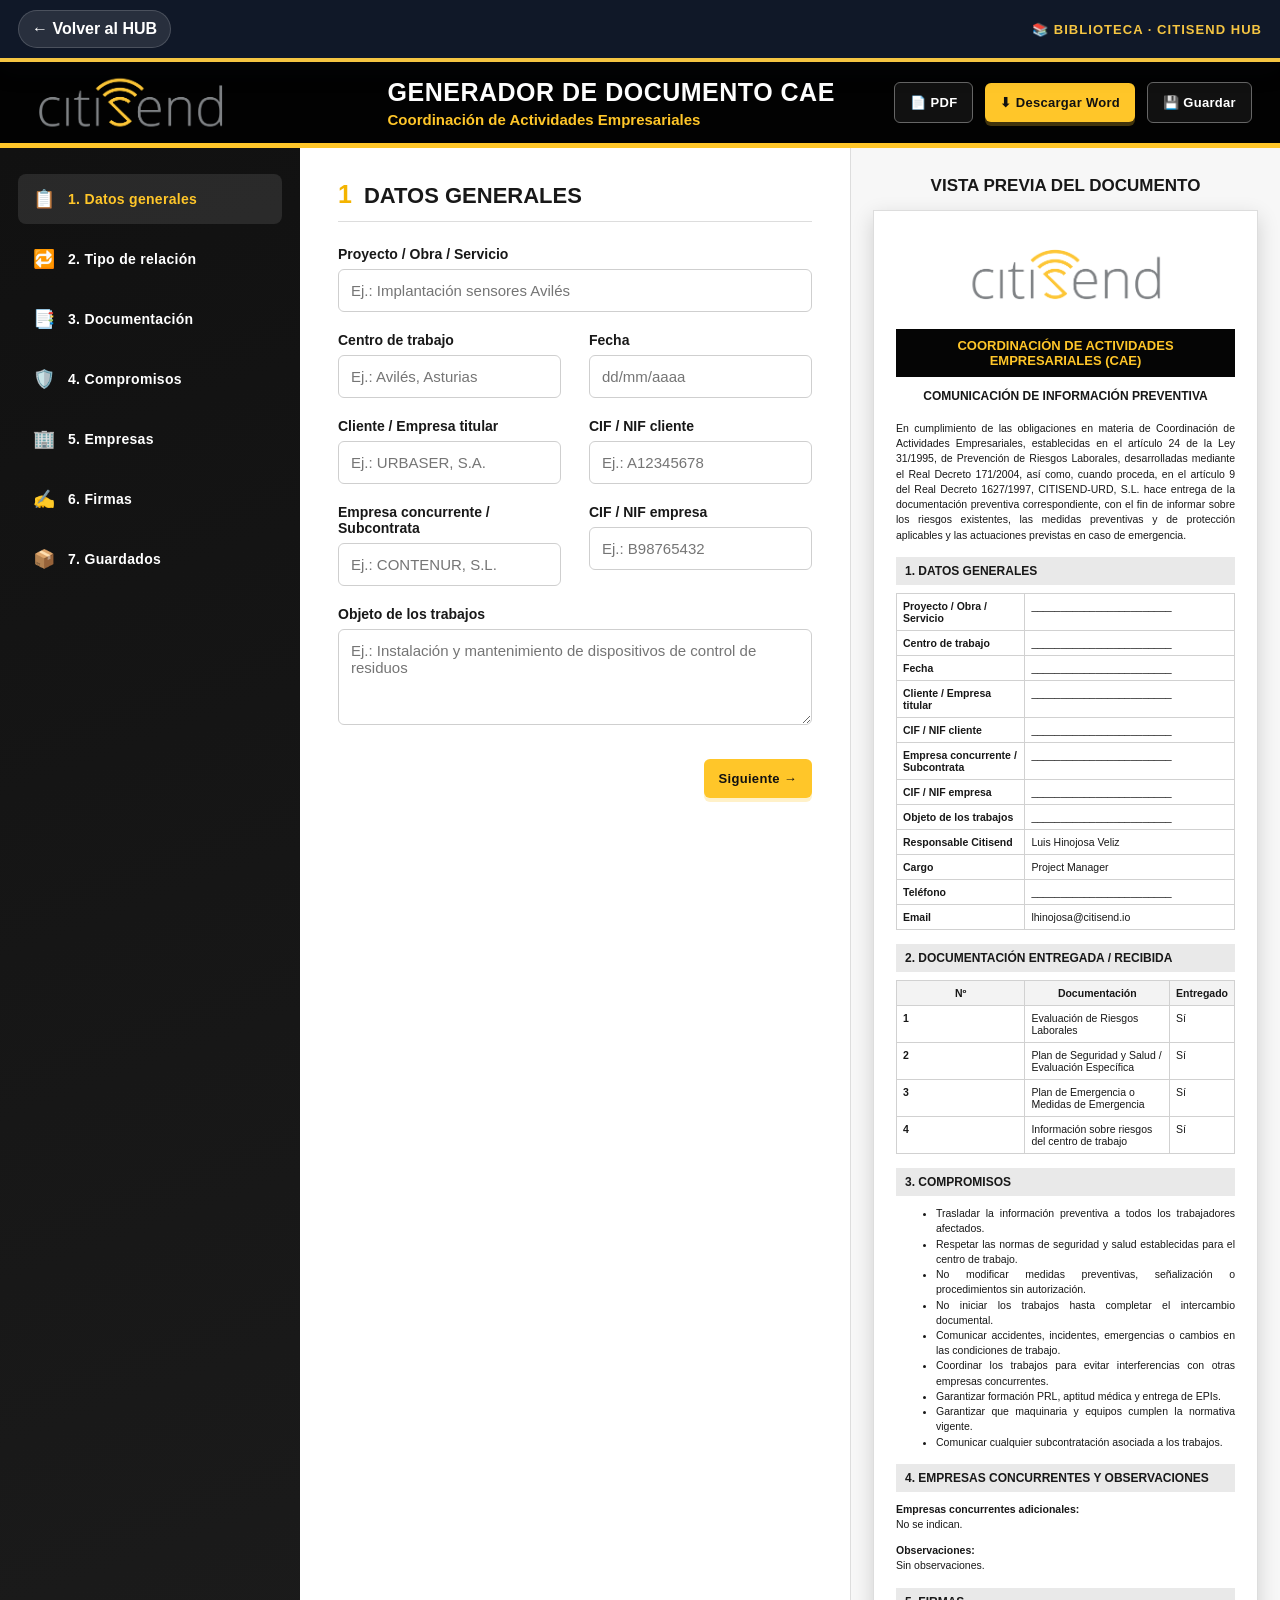
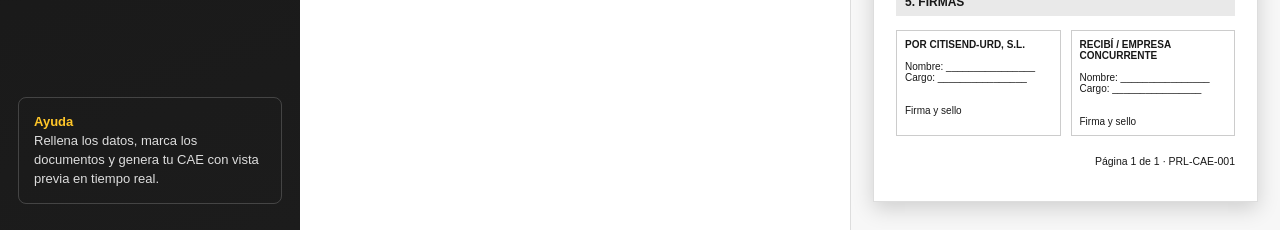
<file: manuales/generador-cae.html>
<!DOCTYPE html>
<html lang="es">
<head>
<meta charset="UTF-8">
<meta name="viewport" content="width=device-width, initial-scale=1.0">
<title>CitiDocs · Generador CAE</title>
<style>
:root {
  --yellow:#ffc629;
  --yellow2:#f4b400;
  --black:#050505;
  --dark:#121212;
  --panel:#181818;
  --text:#181818;
  --muted:#777;
  --line:#dedede;
  --bg:#f2f2f2;
  --white:#fff;
}
* { box-sizing:border-box; }
body {
  margin:0;
  font-family: "Segoe UI", Arial, Helvetica, sans-serif;
  background:var(--bg);
  color:var(--text);
}
.app {
  min-height:100vh;
  display:grid;
  grid-template-columns:300px 1fr 430px;
  grid-template-rows:86px 1fr;
}
.topbar {
  grid-column:1 / -1;
  background:#020202;
  color:white;
  display:flex;
  align-items:center;
  justify-content:space-between;
  padding:0 28px;
  border-bottom:5px solid var(--yellow);
}
.logo-wrap { display:flex; align-items:center; gap:18px; min-width:300px; }
.logo { width:205px; height:auto; display:block; }
.app-title h1 { margin:0; font-size:25px; letter-spacing:.5px; text-transform:uppercase; }
.app-title p { margin:4px 0 0; color:var(--yellow); font-size:15px; font-weight:700; }
.top-actions { display:flex; gap:12px; align-items:center; }
button {
  border:0;
  border-radius:6px;
  padding:12px 15px;
  font-weight:800;
  cursor:pointer;
  font-size:13px;
  letter-spacing:.3px;
}
.btn-dark { background:#111; color:white; border:1px solid #666; }
.btn-yellow { background:var(--yellow); color:#111; box-shadow:0 4px 0 rgba(255,198,41,.25); }
.btn-ghost { background:#fff; color:#222; border:1px solid #d0d0d0; }
.sidebar {
  background:linear-gradient(160deg,#111,#1c1c1c);
  color:white;
  padding:26px 18px;
  display:flex;
  flex-direction:column;
  justify-content:space-between;
}
.nav { display:flex; flex-direction:column; gap:10px; }
.nav button {
  width:100%;
  text-align:left;
  background:transparent;
  color:white;
  border-radius:8px;
  padding:14px 14px;
  display:flex;
  align-items:center;
  gap:12px;
  font-size:14px;
  font-weight:700;
}
.nav button.active, .nav button:hover { background:rgba(255,255,255,.1); color:var(--yellow); }
.nav .ico { width:24px; text-align:center; font-size:18px; }
.help {
  border:1px solid rgba(255,255,255,.18);
  padding:15px;
  border-radius:8px;
  color:#ddd;
  font-size:13px;
  line-height:1.45;
}
.help strong { color:var(--yellow); }
.form-area {
  background:#fff;
  padding:32px 38px;
  overflow:auto;
}
.step { display:none; max-width:920px; margin:0 auto; }
.step.active { display:block; }
.step-title {
  display:flex;
  align-items:end;
  gap:12px;
  border-bottom:1px solid #ddd;
  padding-bottom:12px;
  margin-bottom:24px;
}
.step-title h2 { margin:0; font-size:22px; text-transform:uppercase; }
.step-title span { color:var(--yellow2); font-weight:900; font-size:25px; }
.grid { display:grid; grid-template-columns:1fr 1fr; gap:20px 28px; }
.field.full { grid-column:1 / -1; }
label { display:block; font-weight:800; margin-bottom:7px; font-size:14px; }
input, select, textarea {
  width:100%;
  border:1px solid #cfcfcf;
  border-radius:6px;
  padding:12px;
  font-size:15px;
  font-family:inherit;
  background:#fff;
}
textarea { min-height:96px; resize:vertical; }
.check-grid { display:grid; grid-template-columns:1fr 1fr; gap:10px 16px; }
.check-card {
  border:1px solid #ddd;
  border-radius:9px;
  padding:12px;
  display:flex;
  gap:10px;
  align-items:flex-start;
  min-height:55px;
}
.check-card:hover { border-color:var(--yellow); background:#fff9df; }
.check-card input { width:auto; margin-top:3px; }
.check-card span { font-size:13px; line-height:1.35; }
.step-actions { margin-top:30px; display:flex; justify-content:space-between; gap:12px; }
.preview-panel {
  background:#f7f7f7;
  border-left:1px solid #ddd;
  padding:28px 22px;
  overflow:auto;
}
.preview-panel h3 { text-align:center; margin:0 0 14px; font-size:17px; text-transform:uppercase; }
.paper {
  background:white;
  width:100%;
  min-height:590px;
  padding:22px;
  box-shadow:0 7px 20px rgba(0,0,0,.16);
  border:1px solid #ddd;
}
.doc-logo { display:block; max-width:210px; margin:0 auto 12px; }
.doc-title {
  background:#050505;
  color:var(--yellow);
  text-align:center;
  padding:9px;
  font-weight:900;
  font-size:13px;
  text-transform:uppercase;
}
.doc-subtitle { text-align:center; font-weight:900; margin:12px 0 18px; font-size:12px; text-transform:uppercase; }
.doc-section { background:#e9e9e9; font-weight:900; padding:7px 9px; margin:14px 0 8px; font-size:12px; text-transform:uppercase; }
.doc-table { width:100%; border-collapse:collapse; font-size:10.5px; }
.doc-table td, .doc-table th { border:1px solid #d1d1d1; padding:6px; vertical-align:top; }
.doc-table th { background:#f3f3f3; }
.doc-table td:first-child { font-weight:800; width:38%; }
.doc-text { font-size:10.5px; line-height:1.45; text-align:justify; }
.signatures { display:grid; grid-template-columns:1fr 1fr; gap:10px; margin-top:14px; }
.sigbox { border:1px solid #ccc; min-height:86px; padding:8px; font-size:10px; }
.badge { display:inline-block; background:var(--yellow); color:#111; border-radius:30px; padding:4px 9px; font-size:12px; font-weight:900; }
.saved-list { margin-top:14px; display:flex; flex-direction:column; gap:8px; }
.saved-item { border:1px solid #ddd; padding:10px; border-radius:8px; display:flex; justify-content:space-between; align-items:center; gap:10px; }
.saved-item b { font-size:13px; }
@media(max-width:1250px) {
  .app { grid-template-columns:270px 1fr; grid-template-rows:86px auto auto; }
  .preview-panel { grid-column:1 / -1; border-left:0; border-top:1px solid #ddd; }
}
@media(max-width:850px) {
  .app { display:block; }
  .topbar { flex-direction:column; align-items:flex-start; height:auto; padding:18px; gap:14px; }
  .sidebar { display:block; }
  .nav { display:grid; grid-template-columns:1fr 1fr; }
  .grid,.check-grid { grid-template-columns:1fr; }
  .form-area { padding:24px 18px; }
}
@media print {
  body { background:white; }
  .topbar,.sidebar,.form-area,.preview-panel h3 { display:none!important; }
  .app { display:block; }
  .preview-panel { display:block; padding:0; border:0; }
  .paper { width:210mm; min-height:297mm; margin:0; box-shadow:none; border:0; padding:16mm; }
}

/* Citisend HUB navigation */
.hub-manual-nav{position:sticky;top:0;z-index:9999;background:#101828;color:#fff;border-bottom:4px solid #f5c542;padding:10px 18px;font-family:Arial,Helvetica,sans-serif;box-shadow:0 8px 24px rgba(16,24,40,.16)}
.hub-manual-nav-inner{max-width:1280px;margin:0 auto;display:flex;justify-content:space-between;align-items:center;gap:12px;flex-wrap:wrap}
.hub-manual-nav a{color:#fff;text-decoration:none;font-weight:800;background:rgba(255,255,255,.10);border:1px solid rgba(255,255,255,.16);border-radius:999px;padding:9px 13px}
.hub-manual-nav span{color:#f5c542;font-weight:900;font-size:13px;text-transform:uppercase;letter-spacing:.08em}
@media print{.hub-manual-nav{display:none!important}}
</style>
</head>
<body>
<div class="hub-manual-nav">
  <div class="hub-manual-nav-inner">
    <a href="../index.html#biblioteca">← Volver al HUB</a>
    <span>📚 Biblioteca · Citisend HUB</span>
  </div>
</div>

<div class="app">
  <header class="topbar">
    <div class="logo-wrap">
      <img class="logo" src="[data-uri]" alt="Citisend">
    </div>
    <div class="app-title">
      <h1>Generador de documento CAE</h1>
      <p>Coordinación de Actividades Empresariales</p>
    </div>
    <div class="top-actions">
      <button class="btn-dark" onclick="window.print()">📄 PDF</button>
      <button class="btn-yellow" onclick="downloadWord()">⬇ Descargar Word</button>
      <button class="btn-dark" onclick="saveProject()">💾 Guardar</button>
    </div>
  </header>

  <aside class="sidebar">
    <nav class="nav">
      <button class="active" onclick="goStep(0)"><span class="ico">📋</span>1. Datos generales</button>
      <button onclick="goStep(1)"><span class="ico">🔁</span>2. Tipo de relación</button>
      <button onclick="goStep(2)"><span class="ico">📑</span>3. Documentación</button>
      <button onclick="goStep(3)"><span class="ico">🛡️</span>4. Compromisos</button>
      <button onclick="goStep(4)"><span class="ico">🏢</span>5. Empresas</button>
      <button onclick="goStep(5)"><span class="ico">✍️</span>6. Firmas</button>
      <button onclick="goStep(6)"><span class="ico">📦</span>7. Guardados</button>
    </nav>
    <div class="help">
      <strong>Ayuda</strong><br>
      Rellena los datos, marca los documentos y genera tu CAE con vista previa en tiempo real.
    </div>
  </aside>

  <main class="form-area">
    <section class="step active">
      <div class="step-title"><span>1</span><h2>Datos generales</h2></div>
      <div class="grid">
        <div class="field full"><label>Proyecto / Obra / Servicio</label><input id="proyecto" oninput="renderDoc()" placeholder="Ej.: Implantación sensores Avilés"></div>
        <div><label>Centro de trabajo</label><input id="centro" oninput="renderDoc()" placeholder="Ej.: Avilés, Asturias"></div>
        <div><label>Fecha</label><input id="fecha" oninput="renderDoc()" placeholder="dd/mm/aaaa"></div>
        <div><label>Cliente / Empresa titular</label><input id="cliente" oninput="renderDoc()" placeholder="Ej.: URBASER, S.A."></div>
        <div><label>CIF / NIF cliente</label><input id="cifCliente" oninput="renderDoc()" placeholder="Ej.: A12345678"></div>
        <div><label>Empresa concurrente / Subcontrata</label><input id="empresa" oninput="renderDoc()" placeholder="Ej.: CONTENUR, S.L."></div>
        <div><label>CIF / NIF empresa</label><input id="cifEmpresa" oninput="renderDoc()" placeholder="Ej.: B98765432"></div>
        <div class="field full"><label>Objeto de los trabajos</label><textarea id="trabajos" oninput="renderDoc()" placeholder="Ej.: Instalación y mantenimiento de dispositivos de control de residuos"></textarea></div>
      </div>
      <div class="step-actions"><span></span><button class="btn-yellow" onclick="nextStep()">Siguiente →</button></div>
    </section>

    <section class="step">
      <div class="step-title"><span>2</span><h2>Tipo de relación</h2></div>
      <div class="grid">
        <div class="field full">
          <label>Selecciona el tipo de CAE</label>
          <select id="tipo" onchange="renderDoc()">
            <option value="entrega">Citisend entrega documentación a empresa/cliente</option>
            <option value="recepcion">Citisend recibe documentación de empresa/subcontrata</option>
            <option value="bidireccional">Intercambio bidireccional de documentación</option>
          </select>
        </div>
        <div><label>Responsable Citisend</label><input id="responsable" oninput="renderDoc()" value="Luis Hinojosa Veliz"></div>
        <div><label>Cargo</label><input id="cargo" oninput="renderDoc()" value="Project Manager"></div>
        <div><label>Teléfono</label><input id="telefono" oninput="renderDoc()" placeholder="Ej.: 600 000 000"></div>
        <div><label>Email</label><input id="email" oninput="renderDoc()" value="lhinojosa@citisend.io"></div>
      </div>
      <div class="step-actions"><button class="btn-ghost" onclick="prevStep()">← Anterior</button><button class="btn-yellow" onclick="nextStep()">Siguiente →</button></div>
    </section>

    <section class="step">
      <div class="step-title"><span>3</span><h2>Documentación entregada / recibida</h2></div>
      <div class="check-grid" id="docsBox"></div>
      <label>Otros documentos</label>
      <textarea id="otros" oninput="renderDoc()" placeholder="Añade documentos adicionales, uno por línea"></textarea>
      <div class="step-actions"><button class="btn-ghost" onclick="prevStep()">← Anterior</button><button class="btn-yellow" onclick="nextStep()">Siguiente →</button></div>
    </section>

    <section class="step">
      <div class="step-title"><span>4</span><h2>Compromisos</h2></div>
      <div class="check-grid" id="commitBox"></div>
      <div class="step-actions"><button class="btn-ghost" onclick="prevStep()">← Anterior</button><button class="btn-yellow" onclick="nextStep()">Siguiente →</button></div>
    </section>

    <section class="step">
      <div class="step-title"><span>5</span><h2>Empresas concurrentes</h2></div>
      <div class="grid">
        <div class="field full"><label>Empresas concurrentes adicionales</label><textarea id="concurrentes" oninput="renderDoc()" placeholder="Ej.: FCC Medio Ambiente, URBASER, CONTENUR..."></textarea></div>
        <div class="field full"><label>Observaciones</label><textarea id="observaciones" oninput="renderDoc()" placeholder="Añade observaciones o aclaraciones"></textarea></div>
      </div>
      <div class="step-actions"><button class="btn-ghost" onclick="prevStep()">← Anterior</button><button class="btn-yellow" onclick="nextStep()">Siguiente →</button></div>
    </section>

    <section class="step">
      <div class="step-title"><span>6</span><h2>Firmas</h2></div>
      <div class="grid">
        <div><label>Firma Citisend - Nombre</label><input id="firmaCitisend" oninput="renderDoc()" placeholder="Nombre y apellidos"></div>
        <div><label>Firma empresa receptora - Nombre</label><input id="firmaEmpresa" oninput="renderDoc()" placeholder="Nombre y apellidos"></div>
        <div><label>Cargo Citisend</label><input id="cargoFirmaCitisend" oninput="renderDoc()" placeholder="Cargo"></div>
        <div><label>Cargo empresa receptora</label><input id="cargoFirmaEmpresa" oninput="renderDoc()" placeholder="Cargo"></div>
      </div>
      <div class="step-actions"><button class="btn-ghost" onclick="prevStep()">← Anterior</button><button class="btn-yellow" onclick="window.print()">Generar PDF</button></div>
    </section>

    <section class="step">
      <div class="step-title"><span>7</span><h2>Proyectos guardados</h2></div>
      <p>Guarda proyectos en este navegador para reutilizarlos más adelante.</p>
      <div class="saved-list" id="savedList"></div>
      <div class="step-actions"><button class="btn-ghost" onclick="prevStep()">← Anterior</button><button class="btn-yellow" onclick="saveProject()">Guardar proyecto actual</button></div>
    </section>
  </main>

  <aside class="preview-panel">
    <h3>Vista previa del documento</h3>
    <div class="paper" id="paper"></div>
  </aside>
</div>

<script>
const docList = [
"Evaluación de Riesgos Laborales",
"Plan de Seguridad y Salud / Evaluación Específica",
"Plan de Emergencia o Medidas de Emergencia",
"Información sobre riesgos del centro de trabajo",
"Procedimientos de trabajo seguros",
"Formación PRL de trabajadores",
"Aptitudes médicas",
"Entrega de EPIs",
"Relación nominal de trabajadores",
"Relación de maquinaria y equipos",
"Marcado CE / Declaración de conformidad",
"Seguro de Responsabilidad Civil",
"Certificado Seguridad Social",
"RLC",
"RNT",
"Certificado de Hacienda",
"Declaración responsable de subcontrata",
"Comunicación de subcontratación"
];

const commitList = [
"Trasladar la información preventiva a todos los trabajadores afectados.",
"Respetar las normas de seguridad y salud establecidas para el centro de trabajo.",
"No modificar medidas preventivas, señalización o procedimientos sin autorización.",
"No iniciar los trabajos hasta completar el intercambio documental.",
"Comunicar accidentes, incidentes, emergencias o cambios en las condiciones de trabajo.",
"Coordinar los trabajos para evitar interferencias con otras empresas concurrentes.",
"Garantizar formación PRL, aptitud médica y entrega de EPIs.",
"Garantizar que maquinaria y equipos cumplen la normativa vigente.",
"Comunicar cualquier subcontratación asociada a los trabajos."
];

let currentStep = 0;

function initChecks() {
  const docsBox = document.getElementById("docsBox");
  docList.forEach((d,i) => {
    docsBox.innerHTML += `<label class="check-card"><input type="checkbox" class="docCheck" onchange="renderDoc()" value="${d}" ${i<4?'checked':''}><span>${d}</span></label>`;
  });
  const commitBox = document.getElementById("commitBox");
  commitList.forEach((d) => {
    commitBox.innerHTML += `<label class="check-card"><input type="checkbox" class="commitCheck" onchange="renderDoc()" value="${d}" checked><span>${d}</span></label>`;
  });
}

function v(id) { return document.getElementById(id).value.trim(); }
function esc(s) { return (s||"").replace(/[&<>"']/g, m => ({'&':'&amp;','<':'&lt;','>':'&gt;','"':'&quot;',"'":'&#39;'}[m])); }

function goStep(n) {
  currentStep = n;
  document.querySelectorAll(".step").forEach((s,i)=>s.classList.toggle("active",i===n));
  document.querySelectorAll(".nav button").forEach((b,i)=>b.classList.toggle("active",i===n));
}
function nextStep() { if(currentStep < 6) goStep(currentStep+1); }
function prevStep() { if(currentStep > 0) goStep(currentStep-1); }

function selectedDocs() {
  let arr = [...document.querySelectorAll(".docCheck:checked")].map(x=>x.value);
  const otros = v("otros").split("\n").map(x=>x.trim()).filter(Boolean);
  return arr.concat(otros);
}
function selectedCommits() {
  return [...document.querySelectorAll(".commitCheck:checked")].map(x=>x.value);
}

function relationText() {
  const tipo = v("tipo");
  if(tipo === "recepcion") return "CITISEND-URD, S.L. recibe la documentación preventiva facilitada por la empresa concurrente/subcontratada, con el fin de completar el intercambio documental necesario antes del inicio de los trabajos.";
  if(tipo === "bidireccional") return "CITISEND-URD, S.L. formaliza mediante el presente documento el intercambio de documentación preventiva entre las empresas concurrentes, con el fin de garantizar la adecuada coordinación de actividades empresariales.";
  return "CITISEND-URD, S.L. hace entrega de la documentación preventiva correspondiente, con el fin de informar sobre los riesgos existentes, las medidas preventivas y de protección aplicables y las actuaciones previstas en caso de emergencia.";
}

function renderDoc() {
  const docs = selectedDocs();
  const commits = selectedCommits();
  const rows = docs.length ? docs.map((d,i)=>`<tr><td>${i+1}</td><td>${esc(d)}</td><td>Sí</td></tr>`).join("") : `<tr><td>1</td><td>Documentación pendiente de definir</td><td>No</td></tr>`;
  const commitHtml = commits.map(c=>`<li>${esc(c)}</li>`).join("");
  const concurrentes = esc(v("concurrentes")).replace(/\n/g,"<br>");
  const observaciones = esc(v("observaciones")).replace(/\n/g,"<br>");
  document.getElementById("paper").innerHTML = `
    <img src="[data-uri]" class="doc-logo" alt="Citisend">
    <div class="doc-title">Coordinación de Actividades Empresariales (CAE)</div>
    <div class="doc-subtitle">Comunicación de Información Preventiva</div>
    <p class="doc-text">En cumplimiento de las obligaciones en materia de Coordinación de Actividades Empresariales, establecidas en el artículo 24 de la Ley 31/1995, de Prevención de Riesgos Laborales, desarrolladas mediante el Real Decreto 171/2004, así como, cuando proceda, en el artículo 9 del Real Decreto 1627/1997, ${relationText()}</p>

    <div class="doc-section">1. Datos generales</div>
    <table class="doc-table">
      <tr><td>Proyecto / Obra / Servicio</td><td>${esc(v("proyecto")) || "________________________"}</td></tr>
      <tr><td>Centro de trabajo</td><td>${esc(v("centro")) || "________________________"}</td></tr>
      <tr><td>Fecha</td><td>${esc(v("fecha")) || "________________________"}</td></tr>
      <tr><td>Cliente / Empresa titular</td><td>${esc(v("cliente")) || "________________________"}</td></tr>
      <tr><td>CIF / NIF cliente</td><td>${esc(v("cifCliente")) || "________________________"}</td></tr>
      <tr><td>Empresa concurrente / Subcontrata</td><td>${esc(v("empresa")) || "________________________"}</td></tr>
      <tr><td>CIF / NIF empresa</td><td>${esc(v("cifEmpresa")) || "________________________"}</td></tr>
      <tr><td>Objeto de los trabajos</td><td>${esc(v("trabajos")) || "________________________"}</td></tr>
      <tr><td>Responsable Citisend</td><td>${esc(v("responsable")) || "________________________"}</td></tr>
      <tr><td>Cargo</td><td>${esc(v("cargo")) || "________________________"}</td></tr>
      <tr><td>Teléfono</td><td>${esc(v("telefono")) || "________________________"}</td></tr>
      <tr><td>Email</td><td>${esc(v("email")) || "________________________"}</td></tr>
    </table>

    <div class="doc-section">2. Documentación entregada / recibida</div>
    <table class="doc-table"><tr><th>Nº</th><th>Documentación</th><th>Entregado</th></tr>${rows}</table>

    <div class="doc-section">3. Compromisos</div>
    <ul class="doc-text">${commitHtml}</ul>

    <div class="doc-section">4. Empresas concurrentes y observaciones</div>
    <p class="doc-text"><strong>Empresas concurrentes adicionales:</strong><br>${concurrentes || "No se indican."}</p>
    <p class="doc-text"><strong>Observaciones:</strong><br>${observaciones || "Sin observaciones."}</p>

    <div class="doc-section">5. Firmas</div>
    <div class="signatures">
      <div class="sigbox"><strong>POR CITISEND-URD, S.L.</strong><br><br>Nombre: ${esc(v("firmaCitisend")) || "________________"}<br>Cargo: ${esc(v("cargoFirmaCitisend")) || "________________"}<br><br><br>Firma y sello</div>
      <div class="sigbox"><strong>RECIBÍ / EMPRESA CONCURRENTE</strong><br><br>Nombre: ${esc(v("firmaEmpresa")) || "________________"}<br>Cargo: ${esc(v("cargoFirmaEmpresa")) || "________________"}<br><br><br>Firma y sello</div>
    </div>
    <p class="doc-text" style="text-align:right;margin-top:18px;">Página 1 de 1 · PRL-CAE-001</p>
  `;
}

function formData() {
  const ids = ["proyecto","centro","fecha","cliente","cifCliente","empresa","cifEmpresa","trabajos","tipo","responsable","cargo","telefono","email","otros","concurrentes","observaciones","firmaCitisend","firmaEmpresa","cargoFirmaCitisend","cargoFirmaEmpresa"];
  const data = {};
  ids.forEach(id=>data[id]=v(id));
  data.docs = [...document.querySelectorAll(".docCheck")].map(x=>x.checked);
  data.commits = [...document.querySelectorAll(".commitCheck")].map(x=>x.checked);
  return data;
}

function applyData(data) {
  Object.entries(data).forEach(([k,val])=>{ if(document.getElementById(k)) document.getElementById(k).value = val; });
  if(data.docs) document.querySelectorAll(".docCheck").forEach((x,i)=>x.checked=!!data.docs[i]);
  if(data.commits) document.querySelectorAll(".commitCheck").forEach((x,i)=>x.checked=!!data.commits[i]);
  renderDoc();
}

function saveProject() {
  const name = v("proyecto") || "Proyecto sin nombre";
  const all = JSON.parse(localStorage.getItem("citisend_cae_projects") || "[]");
  all.unshift({name, date:new Date().toLocaleString(), data:formData()});
  localStorage.setItem("citisend_cae_projects", JSON.stringify(all.slice(0,20)));
  loadSaved();
  alert("Proyecto guardado correctamente.");
}

function loadSaved() {
  const all = JSON.parse(localStorage.getItem("citisend_cae_projects") || "[]");
  const box = document.getElementById("savedList");
  box.innerHTML = all.length ? "" : "<p>No hay proyectos guardados.</p>";
  all.forEach((p,i)=>{
    box.innerHTML += `<div class="saved-item"><div><b>${esc(p.name)}</b><br><small>${esc(p.date)}</small></div><div><button class="btn-dark" onclick="loadProject(${i})">Cargar</button></div></div>`;
  });
}
function loadProject(i) {
  const all = JSON.parse(localStorage.getItem("citisend_cae_projects") || "[]");
  if(all[i]) applyData(all[i].data);
}

function downloadWord() {
  const content = document.getElementById("paper").outerHTML;
  const styles = document.querySelector("style").innerHTML;
  const html = `<html><head><meta charset="utf-8"><style>${styles}</style></head><body><div class="preview-panel"><div class="paper">${document.getElementById("paper").innerHTML}</div></div></body></html>`;
  const blob = new Blob(["\ufeff", html], {type:"application/msword"});
  const a = document.createElement("a");
  a.href = URL.createObjectURL(blob);
  a.download = "CAE_CITISEND_GENERADO.doc";
  document.body.appendChild(a); a.click(); document.body.removeChild(a);
}

initChecks();
renderDoc();
loadSaved();
</script>
</body>
</html>
</file>
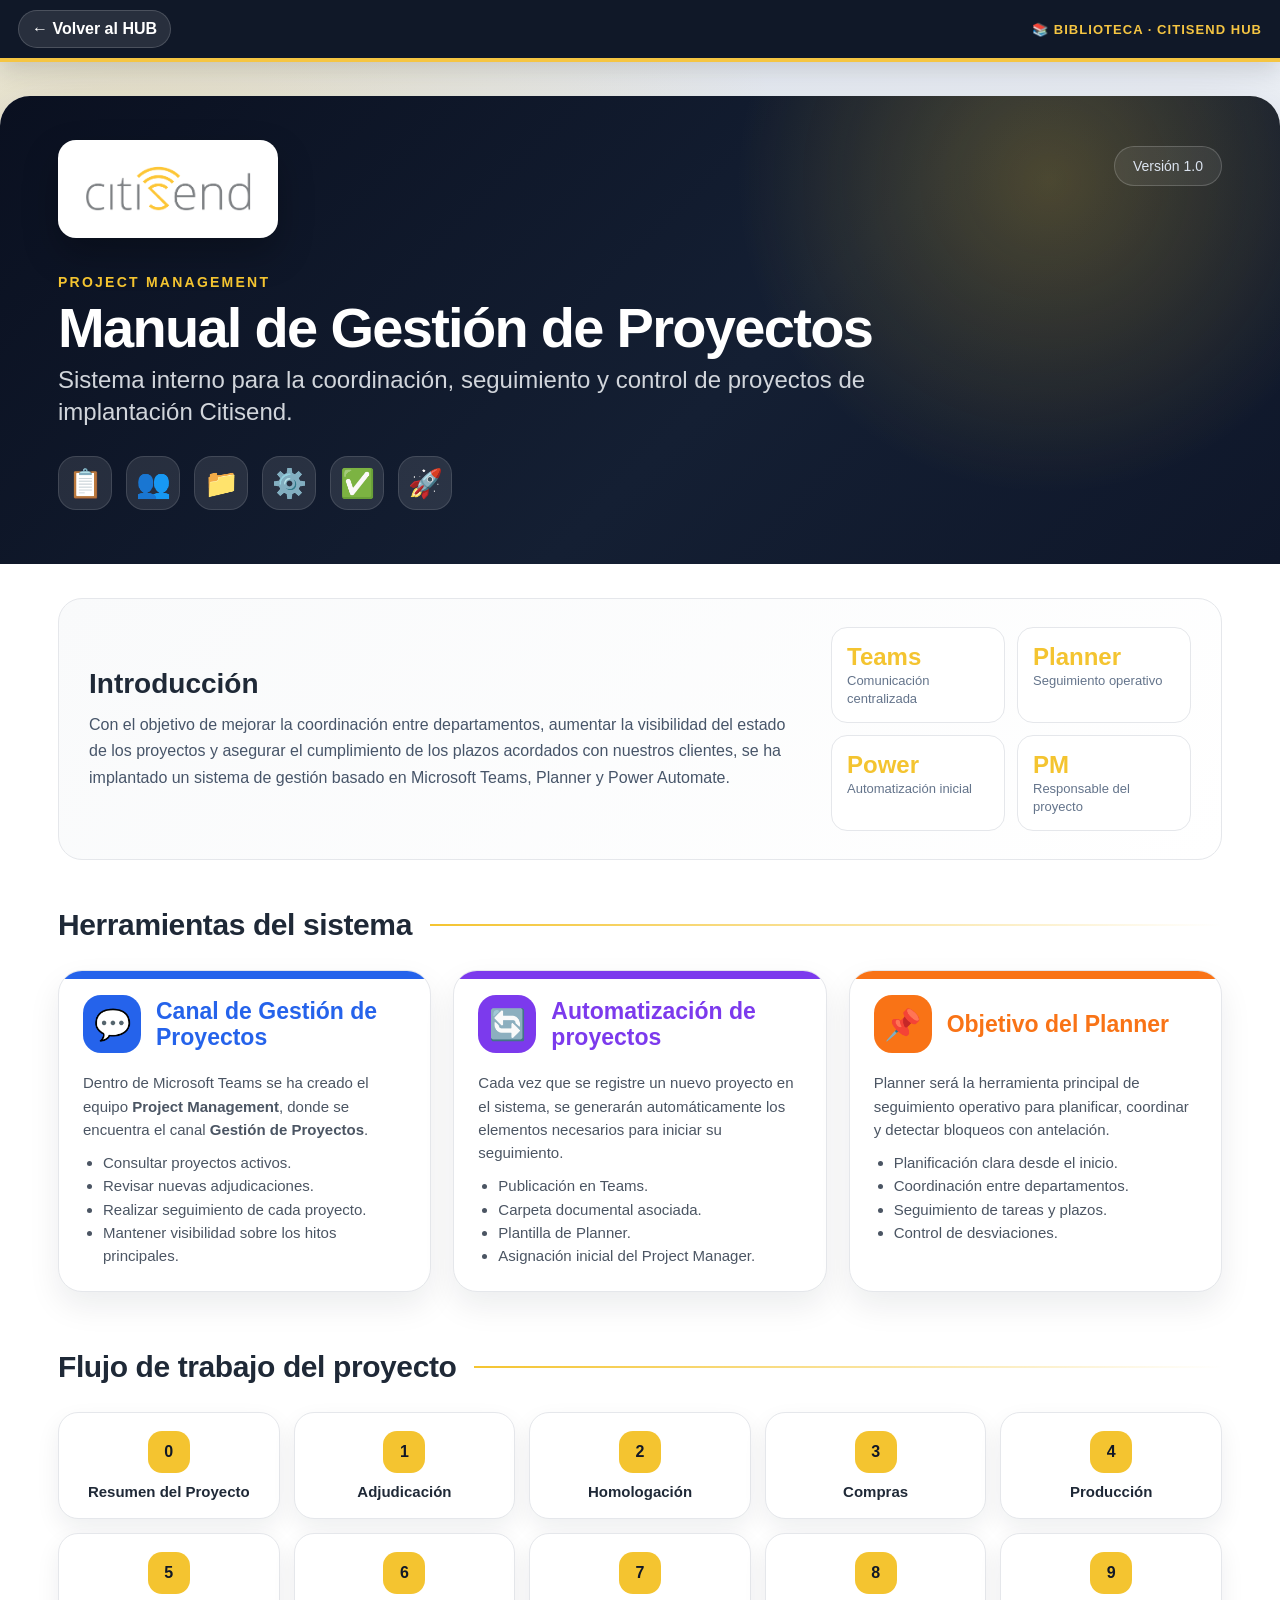
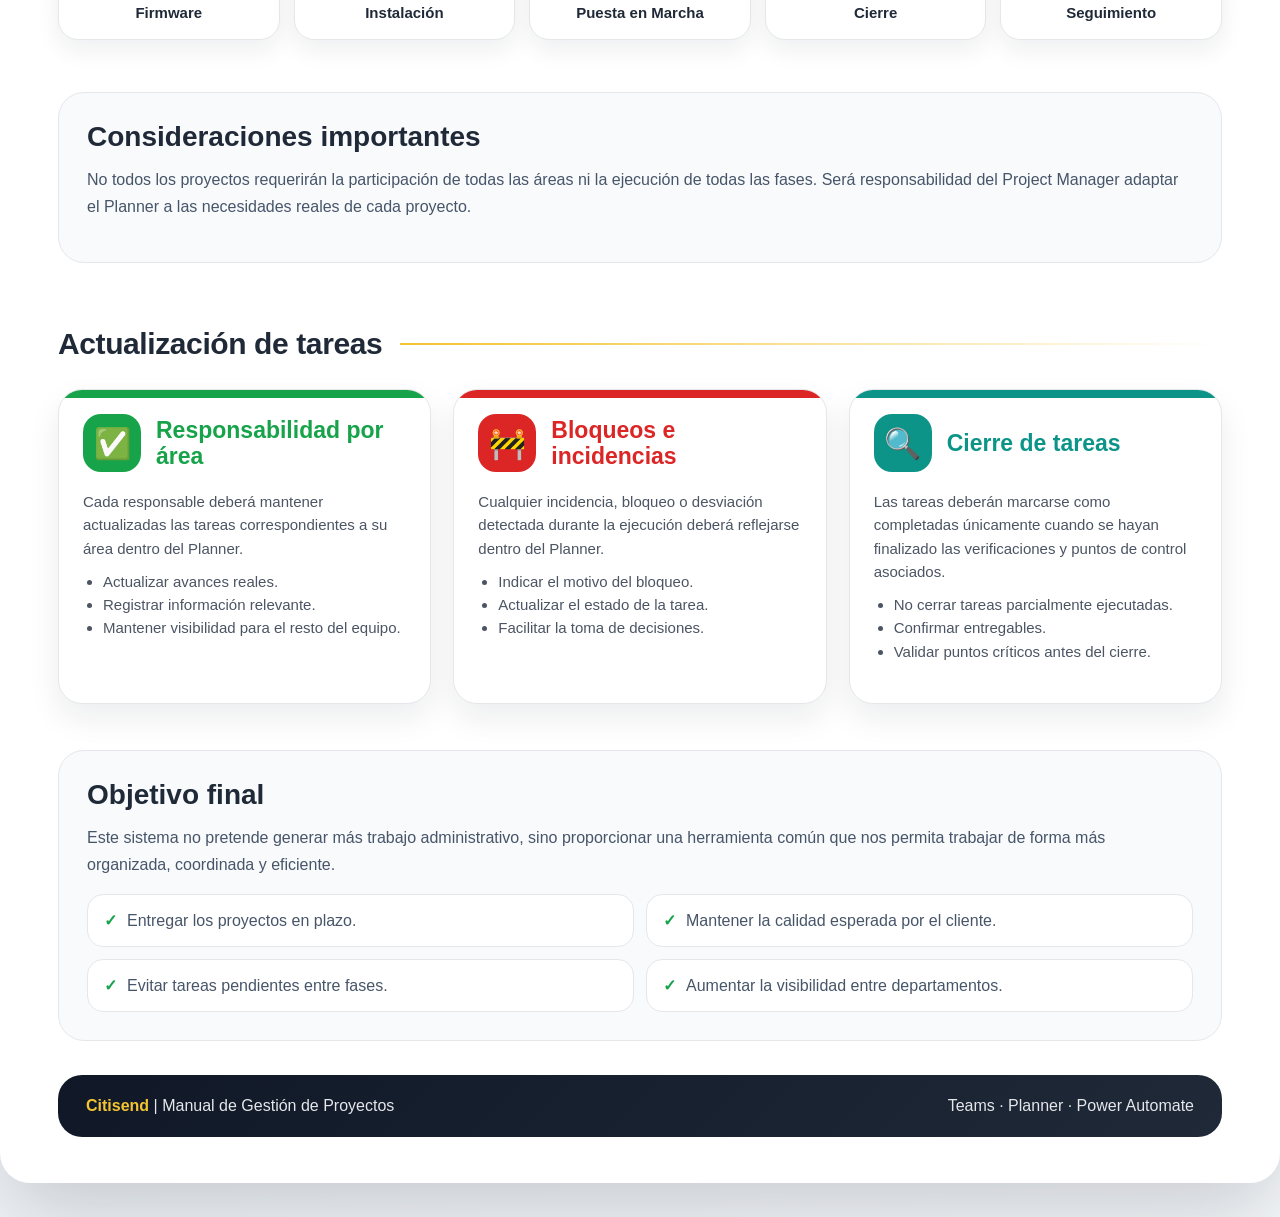
<file: manuales/gestion-proyectos.html>
<!DOCTYPE html>
<html lang="es">
<head>
<meta charset="UTF-8" />
<meta name="viewport" content="width=device-width, initial-scale=1.0" />
<title>Manual de Gestión de Proyectos | Citisend</title>
<style>
:root {
  --yellow:#f4c430;
  --dark:#0f172a;
  --dark2:#111827;
  --text:#1f2937;
  --muted:#64748b;
  --line:#e5e7eb;
  --bg:#eef2f7;
  --white:#ffffff;
  --blue:#2563eb;
  --green:#16a34a;
  --orange:#f97316;
  --purple:#7c3aed;
  --teal:#0d9488;
  --red:#dc2626;
  --gray:#475569;
}
* { box-sizing:border-box; }
body {
  margin:0;
  font-family: Arial, Helvetica, sans-serif;
  background:
    radial-gradient(circle at 8% 8%, rgba(244,196,48,.24), transparent 24%),
    linear-gradient(135deg,#e8edf5,#f8fafc);
  color:var(--text);
}
.wrapper {
  max-width:1280px;
  margin:34px auto;
  background:white;
  border-radius:30px;
  overflow:hidden;
  box-shadow:0 30px 85px rgba(15,23,42,.20);
}
.hero {
  position:relative;
  padding:44px 58px 54px;
  background:
    radial-gradient(circle at 82% 18%, rgba(244,196,48,.25), transparent 28%),
    linear-gradient(135deg,#0a1020 0%, #141f33 58%, #0f172a 100%);
  color:white;
}
.logo {
  width:220px;
  background:white;
  border-radius:18px;
  padding:12px 18px;
  box-shadow:0 16px 35px rgba(0,0,0,.25);
}
.version {
  position:absolute;
  top:50px;
  right:58px;
  border:1px solid rgba(255,255,255,.18);
  border-radius:999px;
  padding:11px 18px;
  color:#dbe3ef;
  background:rgba(255,255,255,.07);
  font-size:14px;
}
.kicker {
  margin-top:32px;
  color:var(--yellow);
  text-transform:uppercase;
  letter-spacing:.16em;
  font-weight:800;
  font-size:14px;
}
h1 {
  margin:10px 0 8px;
  font-size:56px;
  letter-spacing:-1.7px;
  line-height:1;
}
.subtitle {
  margin:0;
  max-width:850px;
  font-size:24px;
  color:#d1d5db;
  line-height:1.35;
}
.hero-icons {
  display:flex;
  gap:14px;
  margin-top:28px;
}
.hero-icons span {
  width:54px;
  height:54px;
  border-radius:18px;
  display:flex;
  align-items:center;
  justify-content:center;
  background:rgba(255,255,255,.10);
  border:1px solid rgba(255,255,255,.12);
  font-size:28px;
}
.intro {
  padding:34px 58px 18px;
}
.intro-card {
  border:1px solid var(--line);
  background:linear-gradient(135deg,#f9fafb,#ffffff);
  border-radius:24px;
  padding:28px 30px;
  display:grid;
  grid-template-columns: 1fr 360px;
  gap:28px;
  align-items:center;
}
.intro h2 {
  margin:0 0 12px;
  font-size:28px;
}
.intro p {
  margin:0;
  font-size:16px;
  color:#475569;
  line-height:1.65;
}
.summary {
  display:grid;
  grid-template-columns:repeat(2,1fr);
  gap:12px;
}
.summary div {
  background:white;
  border:1px solid #e5e7eb;
  border-radius:16px;
  padding:15px;
}
.summary strong {
  display:block;
  font-size:24px;
  color:var(--yellow);
}
.summary span {
  color:#64748b;
  font-size:13px;
}
.section-title {
  display:flex;
  align-items:center;
  gap:18px;
  padding:30px 58px 10px;
}
.section-title h2 {
  margin:0;
  font-size:30px;
  letter-spacing:-.4px;
}
.line {
  flex:1;
  height:2px;
  background:linear-gradient(90deg,var(--yellow),rgba(244,196,48,0));
}
.cards {
  padding:18px 58px 28px;
  display:grid;
  grid-template-columns: repeat(3, 1fr);
  gap:22px;
}
.card {
  position:relative;
  border:1px solid var(--line);
  border-radius:24px;
  background:white;
  overflow:hidden;
  min-height:315px;
  box-shadow:0 14px 32px rgba(15,23,42,.08);
}
.card::before {
  content:"";
  position:absolute;
  top:0; left:0; right:0;
  height:8px;
  background:var(--accent);
}
.card-head {
  padding:24px 24px 10px;
  display:flex;
  gap:15px;
  align-items:center;
}
.icon {
  width:58px;
  height:58px;
  border-radius:18px;
  background:var(--accent);
  color:white;
  display:flex;
  align-items:center;
  justify-content:center;
  font-size:30px;
  flex:0 0 auto;
}
.card h3 {
  margin:0;
  color:var(--accent);
  font-size:23px;
  line-height:1.15;
}
.card-body {
  padding:0 24px 24px;
}
.card p, .card li {
  color:#4b5563;
  line-height:1.55;
  font-size:15px;
}
.card p { margin:8px 0 0; }
ul {
  margin:10px 0 0;
  padding-left:20px;
}
.workflow {
  padding:18px 58px 34px;
}
.timeline {
  display:grid;
  grid-template-columns: repeat(5, 1fr);
  gap:14px;
}
.phase {
  border:1px solid #e5e7eb;
  border-radius:20px;
  background:#fff;
  padding:18px 14px;
  text-align:center;
  box-shadow:0 10px 24px rgba(15,23,42,.07);
}
.phase-number {
  width:42px;
  height:42px;
  border-radius:14px;
  margin:0 auto 10px;
  background:var(--yellow);
  color:#111827;
  display:flex;
  align-items:center;
  justify-content:center;
  font-weight:900;
}
.phase strong {
  display:block;
  font-size:15px;
  color:#1f2937;
}
.panel {
  margin:18px 58px 34px;
  border-radius:26px;
  background:#f8fafc;
  border:1px solid #e5e7eb;
  padding:28px;
}
.panel h2 {
  margin:0 0 14px;
  font-size:28px;
}
.panel p {
  color:#475569;
  line-height:1.65;
  font-size:16px;
  margin:0 0 14px;
}
.check-grid {
  display:grid;
  grid-template-columns:repeat(2,1fr);
  gap:12px;
  margin-top:16px;
}
.check {
  background:white;
  border:1px solid #e5e7eb;
  border-radius:16px;
  padding:14px 16px;
  display:flex;
  gap:10px;
  color:#475569;
  line-height:1.45;
}
.check span:first-child {
  color:var(--green);
  font-weight:900;
}
.footer {
  margin:0 58px 46px;
  background:linear-gradient(135deg,#101827,#1f2937);
  color:#e5e7eb;
  border-radius:24px;
  padding:22px 28px;
  display:flex;
  justify-content:space-between;
  gap:20px;
  align-items:center;
}
.footer strong { color:var(--yellow); }
@media (max-width: 1050px) {
  .intro-card, .cards, .check-grid { grid-template-columns:1fr; }
  .timeline { grid-template-columns:repeat(2,1fr); }
  .version { position:static; display:inline-block; margin-top:24px; }
  h1 { font-size:40px; }
}
@media print {
  body { background:white; }
  .wrapper { margin:0; border-radius:0; box-shadow:none; }
  .card, .phase, .panel { break-inside:avoid; }
}

/* Citisend HUB navigation */
.hub-manual-nav{position:sticky;top:0;z-index:9999;background:#101828;color:#fff;border-bottom:4px solid #f5c542;padding:10px 18px;font-family:Arial,Helvetica,sans-serif;box-shadow:0 8px 24px rgba(16,24,40,.16)}
.hub-manual-nav-inner{max-width:1280px;margin:0 auto;display:flex;justify-content:space-between;align-items:center;gap:12px;flex-wrap:wrap}
.hub-manual-nav a{color:#fff;text-decoration:none;font-weight:800;background:rgba(255,255,255,.10);border:1px solid rgba(255,255,255,.16);border-radius:999px;padding:9px 13px}
.hub-manual-nav span{color:#f5c542;font-weight:900;font-size:13px;text-transform:uppercase;letter-spacing:.08em}
@media print{.hub-manual-nav{display:none!important}}
</style>
</head>
<body>
<div class="hub-manual-nav">
  <div class="hub-manual-nav-inner">
    <a href="../index.html#biblioteca">← Volver al HUB</a>
    <span>📚 Biblioteca · Citisend HUB</span>
  </div>
</div>

<div class="wrapper">

<header class="hero">
  <img src="[data-uri]" class="logo" alt="Citisend">
  <div class="version">Versión 1.0</div>
  <div class="kicker">Project Management</div>
  <h1>Manual de Gestión de Proyectos</h1>
  <p class="subtitle">Sistema interno para la coordinación, seguimiento y control de proyectos de implantación Citisend.</p>
  <div class="hero-icons">
    <span>📋</span><span>👥</span><span>📁</span><span>⚙️</span><span>✅</span><span>🚀</span>
  </div>
</header>

<section class="intro">
  <div class="intro-card">
    <div>
      <h2>Introducción</h2>
      <p>
        Con el objetivo de mejorar la coordinación entre departamentos, aumentar la visibilidad del estado de los proyectos
        y asegurar el cumplimiento de los plazos acordados con nuestros clientes, se ha implantado un sistema de gestión
        basado en Microsoft Teams, Planner y Power Automate.
      </p>
    </div>
    <div class="summary">
      <div><strong>Teams</strong><span>Comunicación centralizada</span></div>
      <div><strong>Planner</strong><span>Seguimiento operativo</span></div>
      <div><strong>Power</strong><span>Automatización inicial</span></div>
      <div><strong>PM</strong><span>Responsable del proyecto</span></div>
    </div>
  </div>
</section>

<section class="section-title"><h2>Herramientas del sistema</h2><div class="line"></div></section>
<section class="cards">
  <article class="card" style="--accent:var(--blue)">
    <div class="card-head"><div class="icon">💬</div><h3>Canal de Gestión de Proyectos</h3></div>
    <div class="card-body">
      <p>Dentro de Microsoft Teams se ha creado el equipo <strong>Project Management</strong>, donde se encuentra el canal <strong>Gestión de Proyectos</strong>.</p>
      <ul>
        <li>Consultar proyectos activos.</li>
        <li>Revisar nuevas adjudicaciones.</li>
        <li>Realizar seguimiento de cada proyecto.</li>
        <li>Mantener visibilidad sobre los hitos principales.</li>
      </ul>
    </div>
  </article>

  <article class="card" style="--accent:var(--purple)">
    <div class="card-head"><div class="icon">🔄</div><h3>Automatización de proyectos</h3></div>
    <div class="card-body">
      <p>Cada vez que se registre un nuevo proyecto en el sistema, se generarán automáticamente los elementos necesarios para iniciar su seguimiento.</p>
      <ul>
        <li>Publicación en Teams.</li>
        <li>Carpeta documental asociada.</li>
        <li>Plantilla de Planner.</li>
        <li>Asignación inicial del Project Manager.</li>
      </ul>
    </div>
  </article>

  <article class="card" style="--accent:var(--orange)">
    <div class="card-head"><div class="icon">📌</div><h3>Objetivo del Planner</h3></div>
    <div class="card-body">
      <p>Planner será la herramienta principal de seguimiento operativo para planificar, coordinar y detectar bloqueos con antelación.</p>
      <ul>
        <li>Planificación clara desde el inicio.</li>
        <li>Coordinación entre departamentos.</li>
        <li>Seguimiento de tareas y plazos.</li>
        <li>Control de desviaciones.</li>
      </ul>
    </div>
  </article>
</section>

<section class="section-title"><h2>Flujo de trabajo del proyecto</h2><div class="line"></div></section>
<section class="workflow">
  <div class="timeline">
    <div class="phase"><div class="phase-number">0</div><strong>Resumen del Proyecto</strong></div>
    <div class="phase"><div class="phase-number">1</div><strong>Adjudicación</strong></div>
    <div class="phase"><div class="phase-number">2</div><strong>Homologación</strong></div>
    <div class="phase"><div class="phase-number">3</div><strong>Compras</strong></div>
    <div class="phase"><div class="phase-number">4</div><strong>Producción</strong></div>
    <div class="phase"><div class="phase-number">5</div><strong>Firmware</strong></div>
    <div class="phase"><div class="phase-number">6</div><strong>Instalación</strong></div>
    <div class="phase"><div class="phase-number">7</div><strong>Puesta en Marcha</strong></div>
    <div class="phase"><div class="phase-number">8</div><strong>Cierre</strong></div>
    <div class="phase"><div class="phase-number">9</div><strong>Seguimiento</strong></div>
  </div>
</section>

<section class="panel">
  <h2>Consideraciones importantes</h2>
  <p>
    No todos los proyectos requerirán la participación de todas las áreas ni la ejecución de todas las fases.
    Será responsabilidad del Project Manager adaptar el Planner a las necesidades reales de cada proyecto.
  </p>
</section>

<section class="section-title"><h2>Actualización de tareas</h2><div class="line"></div></section>
<section class="cards">
  <article class="card" style="--accent:var(--green)">
    <div class="card-head"><div class="icon">✅</div><h3>Responsabilidad por área</h3></div>
    <div class="card-body">
      <p>Cada responsable deberá mantener actualizadas las tareas correspondientes a su área dentro del Planner.</p>
      <ul>
        <li>Actualizar avances reales.</li>
        <li>Registrar información relevante.</li>
        <li>Mantener visibilidad para el resto del equipo.</li>
      </ul>
    </div>
  </article>

  <article class="card" style="--accent:var(--red)">
    <div class="card-head"><div class="icon">🚧</div><h3>Bloqueos e incidencias</h3></div>
    <div class="card-body">
      <p>Cualquier incidencia, bloqueo o desviación detectada durante la ejecución deberá reflejarse dentro del Planner.</p>
      <ul>
        <li>Indicar el motivo del bloqueo.</li>
        <li>Actualizar el estado de la tarea.</li>
        <li>Facilitar la toma de decisiones.</li>
      </ul>
    </div>
  </article>

  <article class="card" style="--accent:var(--teal)">
    <div class="card-head"><div class="icon">🔍</div><h3>Cierre de tareas</h3></div>
    <div class="card-body">
      <p>Las tareas deberán marcarse como completadas únicamente cuando se hayan finalizado las verificaciones y puntos de control asociados.</p>
      <ul>
        <li>No cerrar tareas parcialmente ejecutadas.</li>
        <li>Confirmar entregables.</li>
        <li>Validar puntos críticos antes del cierre.</li>
      </ul>
    </div>
  </article>
</section>

<section class="panel">
  <h2>Objetivo final</h2>
  <p>
    Este sistema no pretende generar más trabajo administrativo, sino proporcionar una herramienta común que nos permita
    trabajar de forma más organizada, coordinada y eficiente.
  </p>
  <div class="check-grid">
    <div class="check"><span>✓</span><span>Entregar los proyectos en plazo.</span></div>
    <div class="check"><span>✓</span><span>Mantener la calidad esperada por el cliente.</span></div>
    <div class="check"><span>✓</span><span>Evitar tareas pendientes entre fases.</span></div>
    <div class="check"><span>✓</span><span>Aumentar la visibilidad entre departamentos.</span></div>
  </div>
</section>

<footer class="footer">
  <span><strong>Citisend</strong> | Manual de Gestión de Proyectos</span>
  <span>Teams · Planner · Power Automate</span>
</footer>

</div>
</body>
</html>
</file>
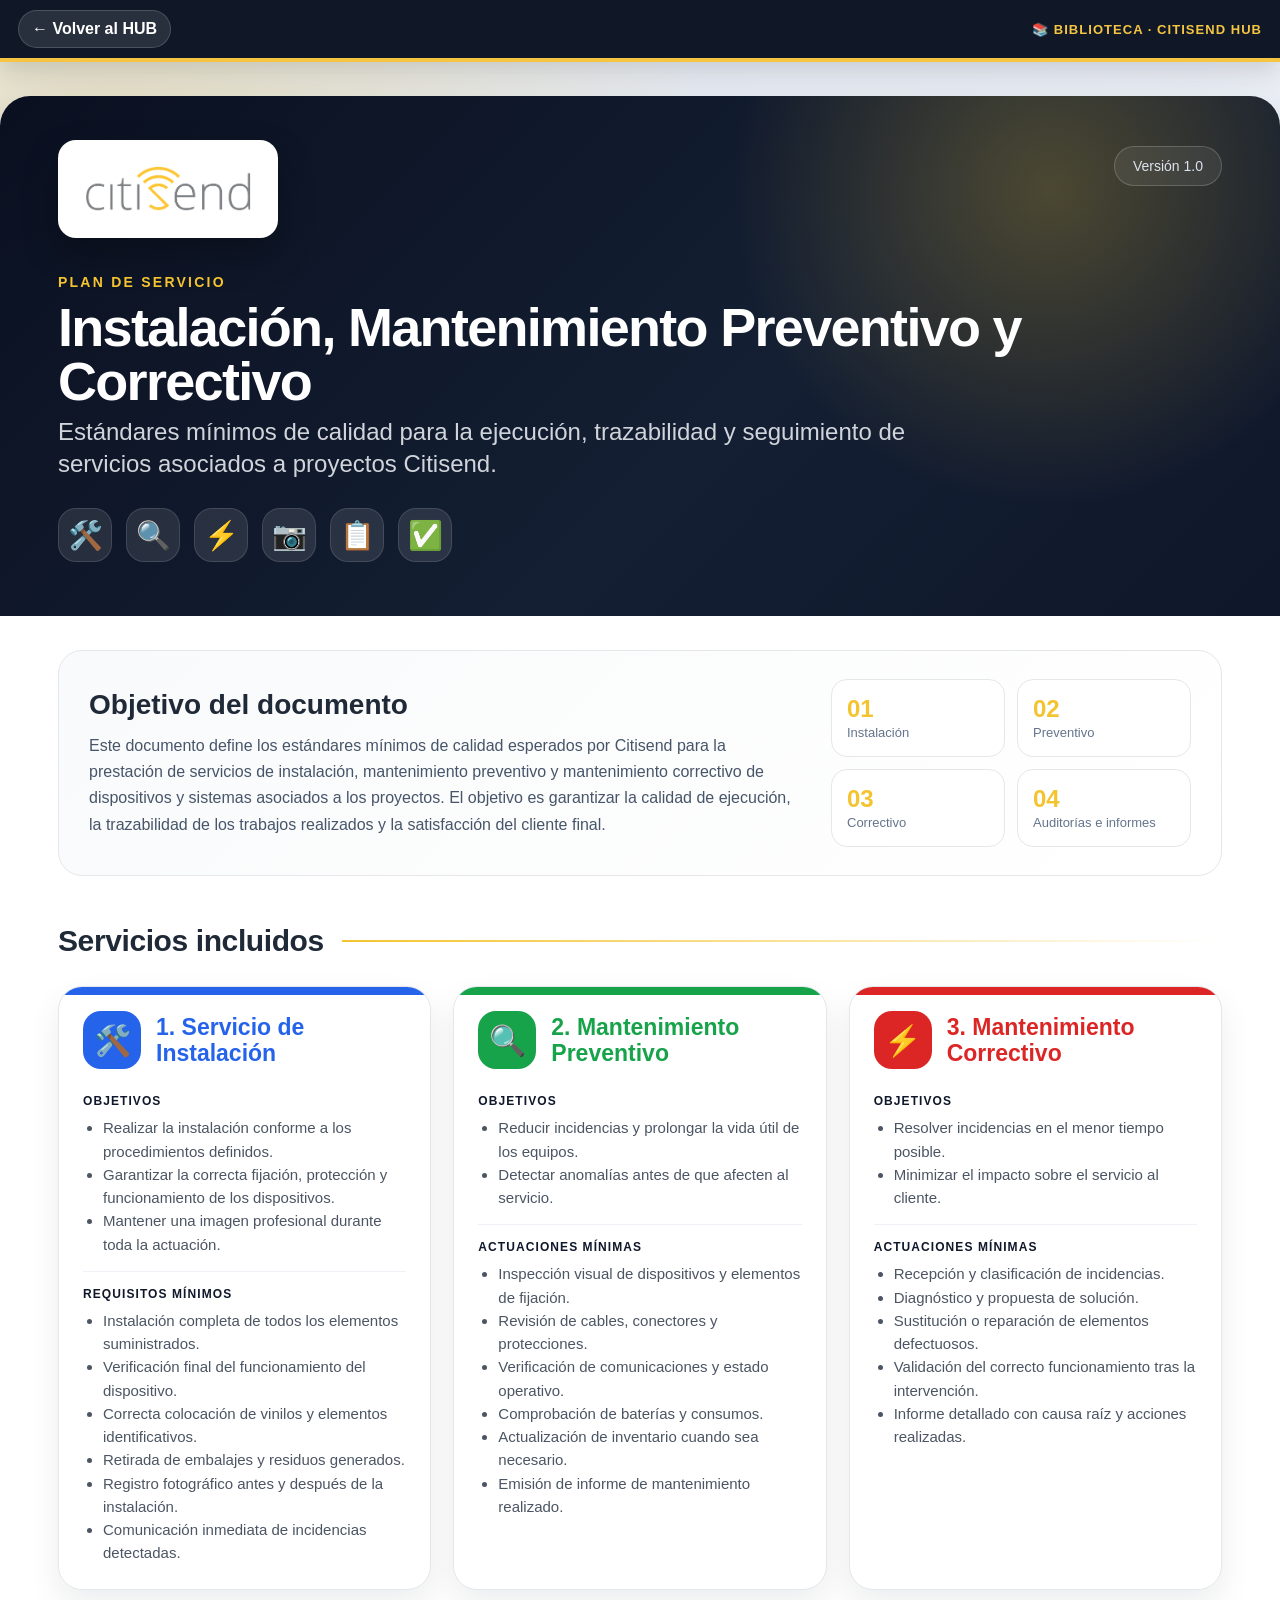
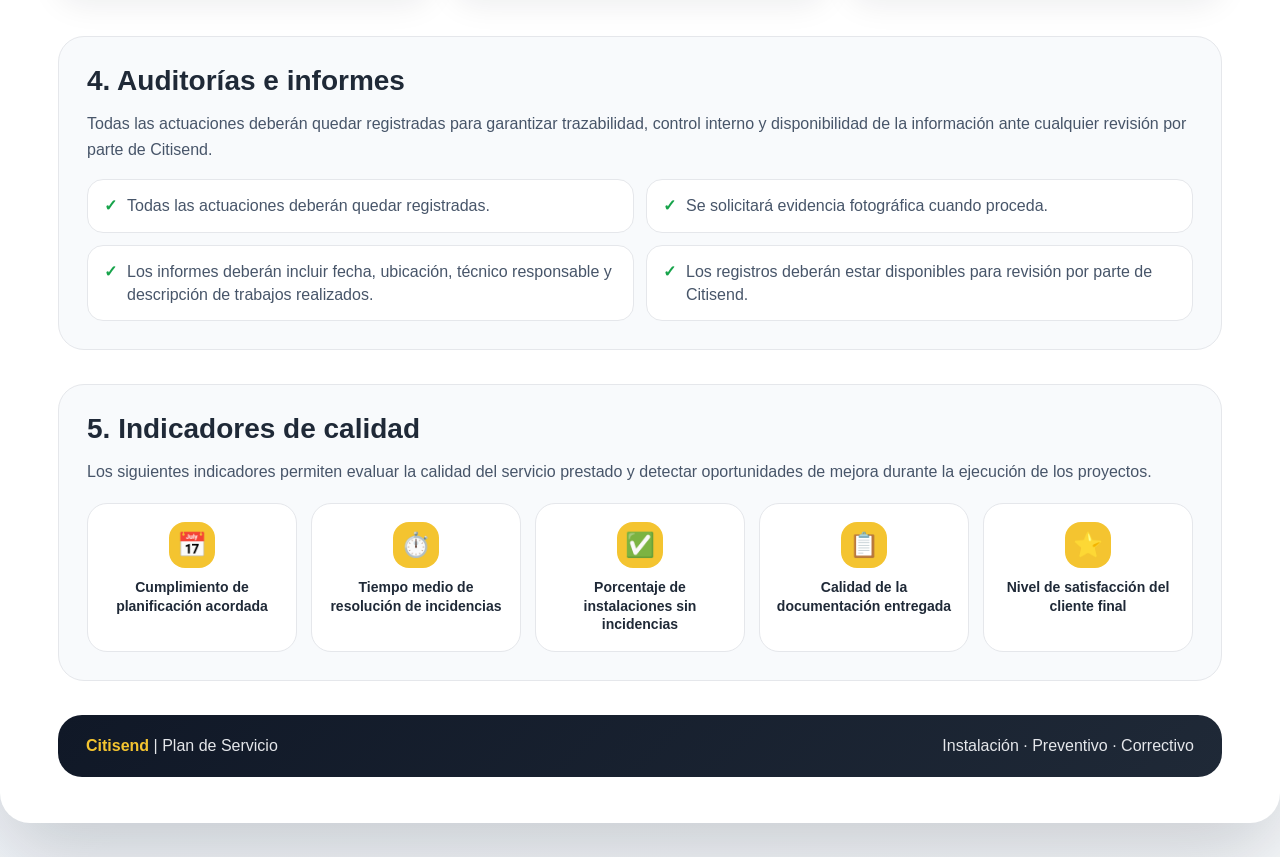
<file: manuales/mantenimiento-citisend.html>
<!DOCTYPE html>
<html lang="es">
<head>
<meta charset="UTF-8" />
<meta name="viewport" content="width=device-width, initial-scale=1.0" />
<title>Plan de Servicio | Citisend</title>
<style>
:root {
  --yellow:#f4c430; --dark:#0f172a; --text:#1f2937; --muted:#64748b;
  --line:#e5e7eb; --blue:#2563eb; --green:#16a34a; --red:#dc2626;
  --purple:#7c3aed; --orange:#f97316;
}
* { box-sizing:border-box; }
body {
  margin:0; font-family:Arial, Helvetica, sans-serif; color:var(--text);
  background:radial-gradient(circle at 8% 8%, rgba(244,196,48,.24), transparent 24%),
  linear-gradient(135deg,#e8edf5,#f8fafc);
}
.wrapper {
  max-width:1280px; margin:34px auto; background:white; border-radius:30px; overflow:hidden;
  box-shadow:0 30px 85px rgba(15,23,42,.20);
}
.hero {
  position:relative; padding:44px 58px 54px; color:white;
  background:radial-gradient(circle at 82% 18%, rgba(244,196,48,.25), transparent 28%),
  linear-gradient(135deg,#0a1020 0%, #141f33 58%, #0f172a 100%);
}
.logo {
  width:220px; background:white; border-radius:18px; padding:12px 18px;
  box-shadow:0 16px 35px rgba(0,0,0,.25);
}
.version {
  position:absolute; top:50px; right:58px; border:1px solid rgba(255,255,255,.18);
  border-radius:999px; padding:11px 18px; color:#dbe3ef; background:rgba(255,255,255,.07); font-size:14px;
}
.kicker {
  margin-top:32px; color:var(--yellow); text-transform:uppercase; letter-spacing:.16em;
  font-weight:800; font-size:14px;
}
h1 { margin:10px 0 8px; font-size:54px; letter-spacing:-1.7px; line-height:1; }
.subtitle { margin:0; max-width:880px; font-size:24px; color:#d1d5db; line-height:1.35; }
.hero-icons { display:flex; gap:14px; margin-top:28px; }
.hero-icons span {
  width:54px; height:54px; border-radius:18px; display:flex; align-items:center; justify-content:center;
  background:rgba(255,255,255,.10); border:1px solid rgba(255,255,255,.12); font-size:28px;
}
.intro { padding:34px 58px 18px; }
.intro-card {
  border:1px solid var(--line); background:linear-gradient(135deg,#f9fafb,#ffffff);
  border-radius:24px; padding:28px 30px; display:grid; grid-template-columns:1fr 360px; gap:28px; align-items:center;
}
.intro h2 { margin:0 0 12px; font-size:28px; }
.intro p { margin:0; font-size:16px; color:#475569; line-height:1.65; }
.summary { display:grid; grid-template-columns:repeat(2,1fr); gap:12px; }
.summary div { background:white; border:1px solid #e5e7eb; border-radius:16px; padding:15px; }
.summary strong { display:block; font-size:24px; color:var(--yellow); }
.summary span { color:#64748b; font-size:13px; }
.section-title { display:flex; align-items:center; gap:18px; padding:30px 58px 10px; }
.section-title h2 { margin:0; font-size:30px; letter-spacing:-.4px; }
.line { flex:1; height:2px; background:linear-gradient(90deg,var(--yellow),rgba(244,196,48,0)); }
.cards { padding:18px 58px 28px; display:grid; grid-template-columns:repeat(3,1fr); gap:22px; }
.card {
  position:relative; border:1px solid var(--line); border-radius:24px; background:white; overflow:hidden;
  min-height:440px; box-shadow:0 14px 32px rgba(15,23,42,.08);
}
.card::before { content:""; position:absolute; top:0; left:0; right:0; height:8px; background:var(--accent); }
.card-head { padding:24px 24px 10px; display:flex; gap:15px; align-items:center; }
.icon {
  width:58px; height:58px; border-radius:18px; background:var(--accent); color:white;
  display:flex; align-items:center; justify-content:center; font-size:30px; flex:0 0 auto;
}
.card h3 { margin:0; color:var(--accent); font-size:23px; line-height:1.15; }
.card-body { padding:0 24px 24px; }
.block { margin-top:15px; padding-top:15px; border-top:1px solid #eef2f7; }
.block:first-child { border-top:0; padding-top:0; }
.block-title {
  display:block; font-size:12px; text-transform:uppercase; font-weight:900;
  letter-spacing:.09em; color:#0f172a; margin-bottom:8px;
}
.card li, .card p { color:#4b5563; line-height:1.55; font-size:15px; }
.card p { margin:8px 0 0; }
ul { margin:8px 0 0; padding-left:20px; }
.panel {
  margin:18px 58px 34px; border-radius:26px; background:#f8fafc;
  border:1px solid #e5e7eb; padding:28px;
}
.panel h2 { margin:0 0 14px; font-size:28px; }
.panel p { color:#475569; line-height:1.65; font-size:16px; margin:0 0 14px; }
.check-grid { display:grid; grid-template-columns:repeat(2,1fr); gap:12px; margin-top:16px; }
.check {
  background:white; border:1px solid #e5e7eb; border-radius:16px; padding:14px 16px;
  display:flex; gap:10px; color:#475569; line-height:1.45;
}
.check span:first-child { color:var(--green); font-weight:900; }
.kpi-grid { display:grid; grid-template-columns:repeat(5,1fr); gap:14px; margin-top:18px; }
.kpi { background:white; border:1px solid #e5e7eb; border-radius:20px; padding:18px 14px; text-align:center; }
.kpi-icon {
  width:46px; height:46px; border-radius:16px; margin:0 auto 10px; display:flex;
  align-items:center; justify-content:center; background:var(--yellow); font-size:24px;
}
.kpi strong { display:block; font-size:14px; line-height:1.3; }
.footer {
  margin:0 58px 46px; background:linear-gradient(135deg,#101827,#1f2937); color:#e5e7eb;
  border-radius:24px; padding:22px 28px; display:flex; justify-content:space-between; gap:20px; align-items:center;
}
.footer strong { color:var(--yellow); }
@media (max-width:1050px) {
  .intro-card,.cards,.check-grid { grid-template-columns:1fr; }
  .kpi-grid { grid-template-columns:repeat(2,1fr); }
  .version { position:static; display:inline-block; margin-top:24px; }
  h1 { font-size:40px; }
}
@media print {
  body { background:white; } .wrapper { margin:0; border-radius:0; box-shadow:none; }
  .card,.panel,.kpi { break-inside:avoid; }
}

/* Citisend HUB navigation */
.hub-manual-nav{position:sticky;top:0;z-index:9999;background:#101828;color:#fff;border-bottom:4px solid #f5c542;padding:10px 18px;font-family:Arial,Helvetica,sans-serif;box-shadow:0 8px 24px rgba(16,24,40,.16)}
.hub-manual-nav-inner{max-width:1280px;margin:0 auto;display:flex;justify-content:space-between;align-items:center;gap:12px;flex-wrap:wrap}
.hub-manual-nav a{color:#fff;text-decoration:none;font-weight:800;background:rgba(255,255,255,.10);border:1px solid rgba(255,255,255,.16);border-radius:999px;padding:9px 13px}
.hub-manual-nav span{color:#f5c542;font-weight:900;font-size:13px;text-transform:uppercase;letter-spacing:.08em}
@media print{.hub-manual-nav{display:none!important}}
</style>
</head>
<body>
<div class="hub-manual-nav">
  <div class="hub-manual-nav-inner">
    <a href="../index.html#biblioteca">← Volver al HUB</a>
    <span>📚 Biblioteca · Citisend HUB</span>
  </div>
</div>

<div class="wrapper">

<header class="hero">
  <img src="[data-uri]" class="logo" alt="Citisend">
  <div class="version">Versión 1.0</div>
  <div class="kicker">Plan de Servicio</div>
  <h1>Instalación, Mantenimiento Preventivo y Correctivo</h1>
  <p class="subtitle">Estándares mínimos de calidad para la ejecución, trazabilidad y seguimiento de servicios asociados a proyectos Citisend.</p>
  <div class="hero-icons"><span>🛠️</span><span>🔍</span><span>⚡</span><span>📷</span><span>📋</span><span>✅</span></div>
</header>

<section class="intro">
  <div class="intro-card">
    <div>
      <h2>Objetivo del documento</h2>
      <p>Este documento define los estándares mínimos de calidad esperados por Citisend para la prestación de servicios de instalación, mantenimiento preventivo y mantenimiento correctivo de dispositivos y sistemas asociados a los proyectos. El objetivo es garantizar la calidad de ejecución, la trazabilidad de los trabajos realizados y la satisfacción del cliente final.</p>
    </div>
    <div class="summary">
      <div><strong>01</strong><span>Instalación</span></div>
      <div><strong>02</strong><span>Preventivo</span></div>
      <div><strong>03</strong><span>Correctivo</span></div>
      <div><strong>04</strong><span>Auditorías e informes</span></div>
    </div>
  </div>
</section>

<section class="section-title"><h2>Servicios incluidos</h2><div class="line"></div></section>
<section class="cards">
  <article class="card" style="--accent:var(--blue)">
    <div class="card-head"><div class="icon">🛠️</div><h3>1. Servicio de Instalación</h3></div>
    <div class="card-body">
      <div class="block"><span class="block-title">Objetivos</span><ul><li>Realizar la instalación conforme a los procedimientos definidos.</li><li>Garantizar la correcta fijación, protección y funcionamiento de los dispositivos.</li><li>Mantener una imagen profesional durante toda la actuación.</li></ul></div>
      <div class="block"><span class="block-title">Requisitos mínimos</span><ul><li>Instalación completa de todos los elementos suministrados.</li><li>Verificación final del funcionamiento del dispositivo.</li><li>Correcta colocación de vinilos y elementos identificativos.</li><li>Retirada de embalajes y residuos generados.</li><li>Registro fotográfico antes y después de la instalación.</li><li>Comunicación inmediata de incidencias detectadas.</li></ul></div>
    </div>
  </article>

  <article class="card" style="--accent:var(--green)">
    <div class="card-head"><div class="icon">🔍</div><h3>2. Mantenimiento Preventivo</h3></div>
    <div class="card-body">
      <div class="block"><span class="block-title">Objetivos</span><ul><li>Reducir incidencias y prolongar la vida útil de los equipos.</li><li>Detectar anomalías antes de que afecten al servicio.</li></ul></div>
      <div class="block"><span class="block-title">Actuaciones mínimas</span><ul><li>Inspección visual de dispositivos y elementos de fijación.</li><li>Revisión de cables, conectores y protecciones.</li><li>Verificación de comunicaciones y estado operativo.</li><li>Comprobación de baterías y consumos.</li><li>Actualización de inventario cuando sea necesario.</li><li>Emisión de informe de mantenimiento realizado.</li></ul></div>
    </div>
  </article>

  <article class="card" style="--accent:var(--red)">
    <div class="card-head"><div class="icon">⚡</div><h3>3. Mantenimiento Correctivo</h3></div>
    <div class="card-body">
      <div class="block"><span class="block-title">Objetivos</span><ul><li>Resolver incidencias en el menor tiempo posible.</li><li>Minimizar el impacto sobre el servicio al cliente.</li></ul></div>
      <div class="block"><span class="block-title">Actuaciones mínimas</span><ul><li>Recepción y clasificación de incidencias.</li><li>Diagnóstico y propuesta de solución.</li><li>Sustitución o reparación de elementos defectuosos.</li><li>Validación del correcto funcionamiento tras la intervención.</li><li>Informe detallado con causa raíz y acciones realizadas.</li></ul></div>
    </div>
  </article>
</section>

<section class="panel">
  <h2>4. Auditorías e informes</h2>
  <p>Todas las actuaciones deberán quedar registradas para garantizar trazabilidad, control interno y disponibilidad de la información ante cualquier revisión por parte de Citisend.</p>
  <div class="check-grid">
    <div class="check"><span>✓</span><span>Todas las actuaciones deberán quedar registradas.</span></div>
    <div class="check"><span>✓</span><span>Se solicitará evidencia fotográfica cuando proceda.</span></div>
    <div class="check"><span>✓</span><span>Los informes deberán incluir fecha, ubicación, técnico responsable y descripción de trabajos realizados.</span></div>
    <div class="check"><span>✓</span><span>Los registros deberán estar disponibles para revisión por parte de Citisend.</span></div>
  </div>
</section>

<section class="panel">
  <h2>5. Indicadores de calidad</h2>
  <p>Los siguientes indicadores permiten evaluar la calidad del servicio prestado y detectar oportunidades de mejora durante la ejecución de los proyectos.</p>
  <div class="kpi-grid">
    <div class="kpi"><div class="kpi-icon">📅</div><strong>Cumplimiento de planificación acordada</strong></div>
    <div class="kpi"><div class="kpi-icon">⏱️</div><strong>Tiempo medio de resolución de incidencias</strong></div>
    <div class="kpi"><div class="kpi-icon">✅</div><strong>Porcentaje de instalaciones sin incidencias</strong></div>
    <div class="kpi"><div class="kpi-icon">📋</div><strong>Calidad de la documentación entregada</strong></div>
    <div class="kpi"><div class="kpi-icon">⭐</div><strong>Nivel de satisfacción del cliente final</strong></div>
  </div>
</section>

<footer class="footer">
  <span><strong>Citisend</strong> | Plan de Servicio</span>
  <span>Instalación · Preventivo · Correctivo</span>
</footer>

</div>
</body>
</html>
</file>
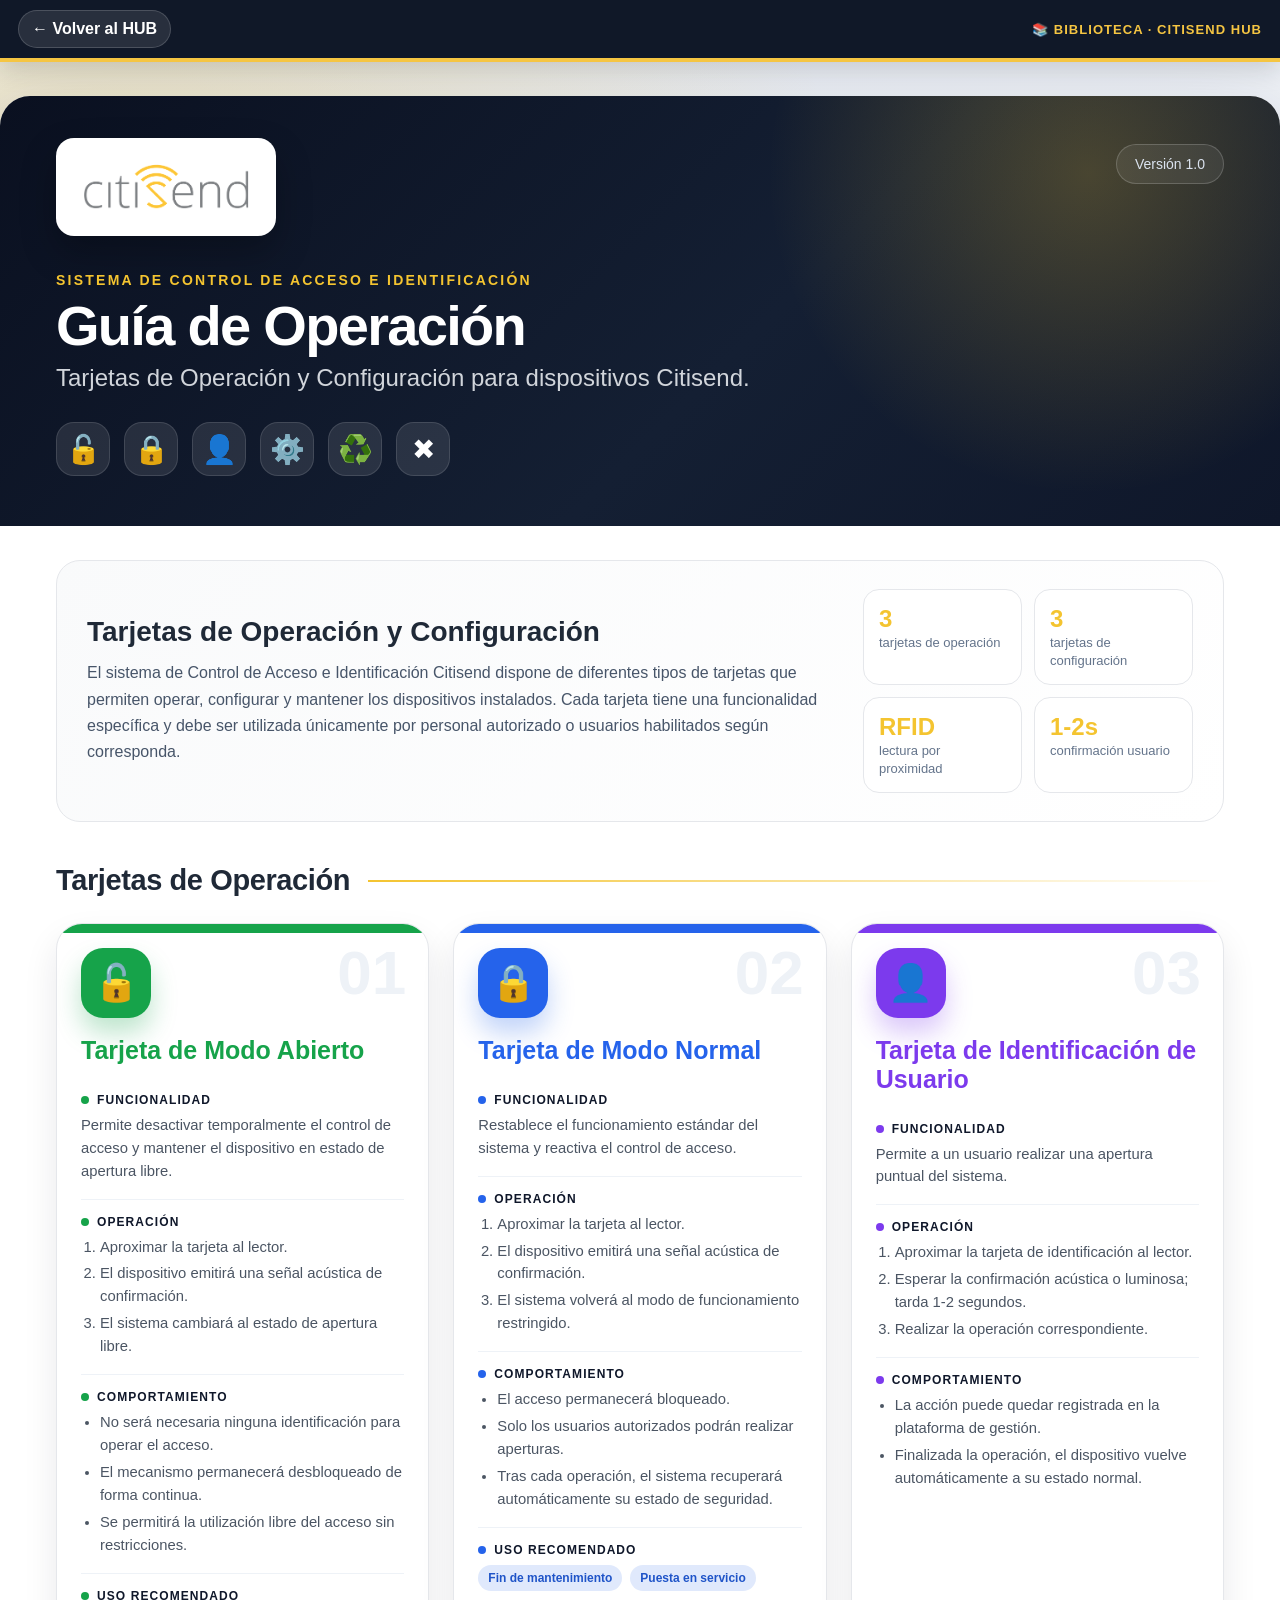
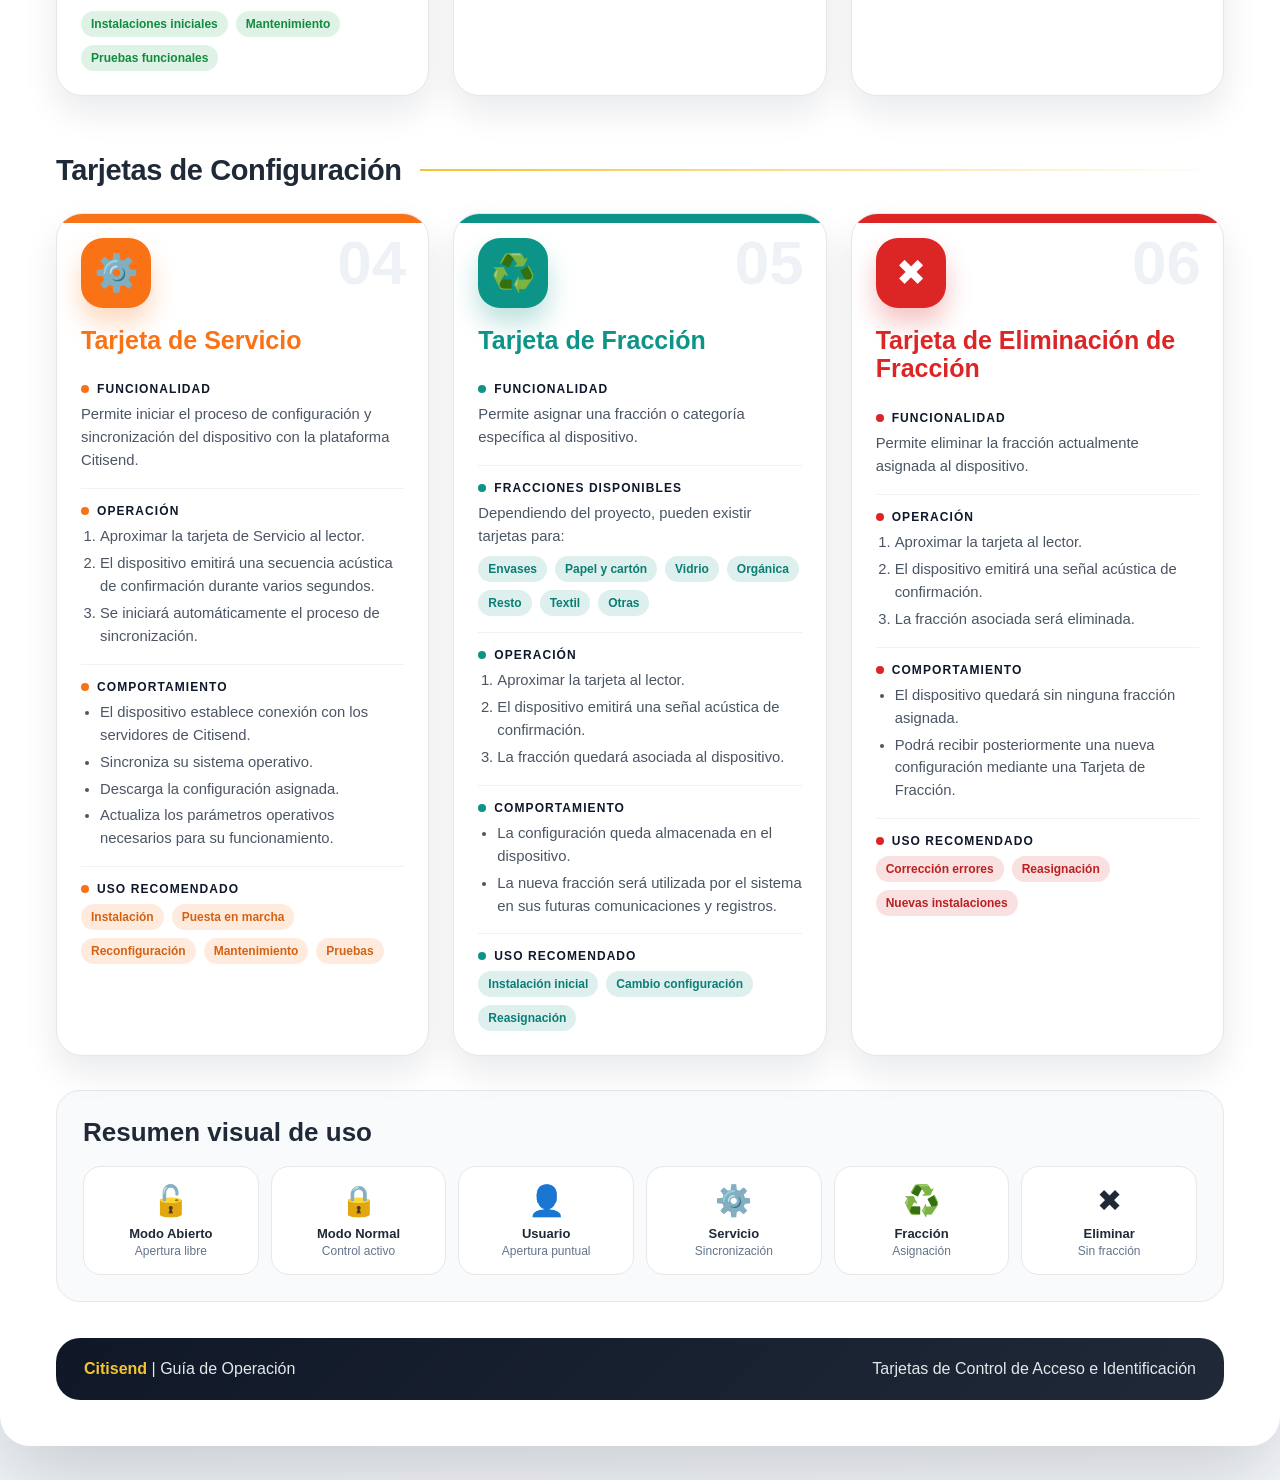
<file: manuales/tarjetas-citisend.html>
<!DOCTYPE html>
<html lang="es">
<head>
<meta charset="UTF-8" />
<meta name="viewport" content="width=device-width, initial-scale=1.0" />
<title>Guía de Operación | Tarjetas Citisend</title>
<style>
:root {
  --yellow:#f4c430;
  --dark:#0f172a;
  --dark2:#111827;
  --text:#1f2937;
  --muted:#64748b;
  --line:#e5e7eb;
  --bg:#eef2f7;
  --white:#ffffff;
  --green:#16a34a;
  --blue:#2563eb;
  --purple:#7c3aed;
  --orange:#f97316;
  --teal:#0d9488;
  --red:#dc2626;
}
* { box-sizing:border-box; }
body {
  margin:0;
  font-family: Arial, Helvetica, sans-serif;
  background:
    radial-gradient(circle at 8% 8%, rgba(244,196,48,.25), transparent 24%),
    linear-gradient(135deg,#e9edf4,#f8fafc);
  color:var(--text);
}
.wrapper {
  max-width:1280px;
  margin:34px auto;
  background:var(--white);
  border-radius:30px;
  overflow:hidden;
  box-shadow:0 30px 85px rgba(15,23,42,.20);
}
.hero {
  position:relative;
  padding:42px 56px 50px;
  background:
    radial-gradient(circle at 85% 18%, rgba(244,196,48,.24), transparent 28%),
    linear-gradient(135deg,#0a1020 0%, #141f33 58%, #0f172a 100%);
  color:white;
}
.logo {
  width:220px;
  background:white;
  border-radius:18px;
  padding:12px 18px;
  box-shadow:0 16px 35px rgba(0,0,0,.25);
}
.version {
  position:absolute;
  top:48px;
  right:56px;
  border:1px solid rgba(255,255,255,.18);
  border-radius:999px;
  padding:11px 18px;
  color:#dbe3ef;
  background:rgba(255,255,255,.07);
  font-size:14px;
}
.kicker {
  margin-top:32px;
  color:var(--yellow);
  text-transform:uppercase;
  letter-spacing:.16em;
  font-weight:800;
  font-size:14px;
}
h1 {
  margin:10px 0 8px;
  font-size:56px;
  letter-spacing:-1.7px;
  line-height:1;
}
.subtitle {
  margin:0;
  max-width:780px;
  font-size:24px;
  color:#d1d5db;
  line-height:1.35;
}
.hero-icons {
  display:flex;
  gap:14px;
  margin-top:28px;
}
.hero-icons span {
  width:54px;
  height:54px;
  border-radius:18px;
  display:flex;
  align-items:center;
  justify-content:center;
  background:rgba(255,255,255,.10);
  border:1px solid rgba(255,255,255,.12);
  font-size:28px;
}
.intro {
  padding:34px 56px 18px;
}
.intro-card {
  border:1px solid var(--line);
  background:linear-gradient(135deg,#f9fafb,#ffffff);
  border-radius:24px;
  padding:28px 30px;
  display:grid;
  grid-template-columns: 1fr 330px;
  gap:28px;
  align-items:center;
}
.intro h2 {
  margin:0 0 12px;
  font-size:28px;
}
.intro p {
  margin:0;
  font-size:16px;
  color:#475569;
  line-height:1.65;
}
.summary {
  display:grid;
  grid-template-columns:repeat(2,1fr);
  gap:12px;
}
.summary div {
  background:#fff;
  border:1px solid #e5e7eb;
  border-radius:16px;
  padding:15px;
}
.summary strong {
  display:block;
  font-size:24px;
  color:var(--yellow);
}
.summary span {
  color:#64748b;
  font-size:13px;
}
.section-title {
  display:flex;
  align-items:center;
  gap:18px;
  padding:24px 56px 8px;
}
.section-title h2 {
  margin:0;
  font-size:29px;
  letter-spacing:-.4px;
}
.section-title .line {
  flex:1;
  height:2px;
  background:linear-gradient(90deg,var(--yellow),rgba(244,196,48,0));
}
.cards {
  padding:18px 56px 34px;
  display:grid;
  grid-template-columns: repeat(3, 1fr);
  gap:24px;
}
.card {
  position:relative;
  border-radius:26px;
  background:white;
  border:1px solid var(--line);
  overflow:hidden;
  min-height:560px;
  box-shadow:0 16px 35px rgba(15,23,42,.09);
}
.card::before {
  content:"";
  position:absolute;
  top:0; left:0; right:0;
  height:9px;
  background:var(--accent);
}
.card-header {
  padding:24px 24px 12px;
}
.num {
  position:absolute;
  top:18px;
  right:22px;
  font-size:62px;
  font-weight:900;
  color:#eef2f7;
  line-height:1;
}
.icon {
  width:70px;
  height:70px;
  border-radius:22px;
  display:flex;
  align-items:center;
  justify-content:center;
  background:var(--accent);
  color:white;
  font-size:36px;
  box-shadow:0 15px 26px color-mix(in srgb, var(--accent), transparent 72%);
}
.card h3 {
  margin:18px 0 0;
  color:var(--accent);
  font-size:25px;
  line-height:1.15;
}
.card-body {
  padding:0 24px 24px;
}
.block {
  margin-top:16px;
  padding-top:15px;
  border-top:1px solid #eef2f7;
}
.block:first-child {
  border-top:0;
  padding-top:0;
}
.block-title {
  display:flex;
  align-items:center;
  gap:8px;
  font-size:12px;
  text-transform:uppercase;
  font-weight:900;
  letter-spacing:.09em;
  color:#0f172a;
  margin-bottom:7px;
}
.block-title::before {
  content:"";
  width:8px;
  height:8px;
  border-radius:50%;
  background:var(--accent);
}
.card p {
  margin:0;
  color:#4b5563;
  font-size:14.8px;
  line-height:1.55;
}
ol, ul {
  margin:0;
  padding-left:19px;
  color:#4b5563;
  font-size:14.8px;
  line-height:1.55;
}
li { margin-bottom:4px; }
.tags {
  display:flex;
  flex-wrap:wrap;
  gap:8px;
  margin-top:8px;
}
.tag {
  display:inline-block;
  padding:6px 10px;
  border-radius:999px;
  background:color-mix(in srgb, var(--accent), white 86%);
  color:color-mix(in srgb, var(--accent), black 15%);
  font-size:12px;
  font-weight:700;
}
.flow {
  margin:0 56px 36px;
  border:1px solid #e5e7eb;
  border-radius:24px;
  padding:26px;
  background:#f8fafc;
}
.flow h2 {
  margin:0 0 18px;
  font-size:26px;
}
.flow-grid {
  display:grid;
  grid-template-columns:repeat(6, 1fr);
  gap:12px;
}
.flow-step {
  background:white;
  border:1px solid #e5e7eb;
  border-radius:18px;
  padding:16px 12px;
  text-align:center;
}
.flow-step .small-icon {
  font-size:30px;
  margin-bottom:8px;
}
.flow-step strong {
  display:block;
  font-size:13px;
  margin-bottom:3px;
}
.flow-step span {
  display:block;
  color:#64748b;
  font-size:12px;
}
.footer {
  margin:0 56px 46px;
  background:linear-gradient(135deg,#101827,#1f2937);
  color:#e5e7eb;
  border-radius:24px;
  padding:22px 28px;
  display:flex;
  justify-content:space-between;
  gap:20px;
  align-items:center;
}
.footer strong { color:var(--yellow); }
@media (max-width: 1050px) {
  .cards { grid-template-columns:1fr; }
  .intro-card { grid-template-columns:1fr; }
  .flow-grid { grid-template-columns:repeat(2,1fr); }
  .version { position:static; display:inline-block; margin-top:24px; }
}
@media print {
  body { background:white; }
  .wrapper { margin:0; box-shadow:none; border-radius:0; }
  .card { break-inside:avoid; }
}

/* Citisend HUB navigation */
.hub-manual-nav{position:sticky;top:0;z-index:9999;background:#101828;color:#fff;border-bottom:4px solid #f5c542;padding:10px 18px;font-family:Arial,Helvetica,sans-serif;box-shadow:0 8px 24px rgba(16,24,40,.16)}
.hub-manual-nav-inner{max-width:1280px;margin:0 auto;display:flex;justify-content:space-between;align-items:center;gap:12px;flex-wrap:wrap}
.hub-manual-nav a{color:#fff;text-decoration:none;font-weight:800;background:rgba(255,255,255,.10);border:1px solid rgba(255,255,255,.16);border-radius:999px;padding:9px 13px}
.hub-manual-nav span{color:#f5c542;font-weight:900;font-size:13px;text-transform:uppercase;letter-spacing:.08em}
@media print{.hub-manual-nav{display:none!important}}
</style>
</head>
<body>
<div class="hub-manual-nav">
  <div class="hub-manual-nav-inner">
    <a href="../index.html#biblioteca">← Volver al HUB</a>
    <span>📚 Biblioteca · Citisend HUB</span>
  </div>
</div>

<div class="wrapper">

<header class="hero">
  <img src="[data-uri]" class="logo" alt="Citisend">
  <div class="version">Versión 1.0</div>
  <div class="kicker">Sistema de Control de Acceso e Identificación</div>
  <h1>Guía de Operación</h1>
  <p class="subtitle">Tarjetas de Operación y Configuración para dispositivos Citisend.</p>
  <div class="hero-icons">
    <span>🔓</span><span>🔒</span><span>👤</span><span>⚙️</span><span>♻️</span><span>✖</span>
  </div>
</header>

<section class="intro">
  <div class="intro-card">
    <div>
      <h2>Tarjetas de Operación y Configuración</h2>
      <p>
        El sistema de Control de Acceso e Identificación Citisend dispone de diferentes tipos de tarjetas que permiten
        operar, configurar y mantener los dispositivos instalados. Cada tarjeta tiene una funcionalidad específica y debe
        ser utilizada únicamente por personal autorizado o usuarios habilitados según corresponda.
      </p>
    </div>
    <div class="summary">
      <div><strong>3</strong><span>tarjetas de operación</span></div>
      <div><strong>3</strong><span>tarjetas de configuración</span></div>
      <div><strong>RFID</strong><span>lectura por proximidad</span></div>
      <div><strong>1-2s</strong><span>confirmación usuario</span></div>
    </div>
  </div>
</section>

<section class="section-title">
  <h2>Tarjetas de Operación</h2><div class="line"></div>
</section>

<section class="cards">
  <article class="card" style="--accent:var(--green)">
    <div class="num">01</div>
    <div class="card-header"><div class="icon">🔓</div><h3>Tarjeta de Modo Abierto</h3></div>
    <div class="card-body">
      <div class="block"><span class="block-title">Funcionalidad</span><p>Permite desactivar temporalmente el control de acceso y mantener el dispositivo en estado de apertura libre.</p></div>
      <div class="block"><span class="block-title">Operación</span><ol><li>Aproximar la tarjeta al lector.</li><li>El dispositivo emitirá una señal acústica de confirmación.</li><li>El sistema cambiará al estado de apertura libre.</li></ol></div>
      <div class="block"><span class="block-title">Comportamiento</span><ul><li>No será necesaria ninguna identificación para operar el acceso.</li><li>El mecanismo permanecerá desbloqueado de forma continua.</li><li>Se permitirá la utilización libre del acceso sin restricciones.</li></ul></div>
      <div class="block"><span class="block-title">Uso recomendado</span><div class="tags"><span class="tag">Instalaciones iniciales</span><span class="tag">Mantenimiento</span><span class="tag">Pruebas funcionales</span></div></div>
    </div>
  </article>

  <article class="card" style="--accent:var(--blue)">
    <div class="num">02</div>
    <div class="card-header"><div class="icon">🔒</div><h3>Tarjeta de Modo Normal</h3></div>
    <div class="card-body">
      <div class="block"><span class="block-title">Funcionalidad</span><p>Restablece el funcionamiento estándar del sistema y reactiva el control de acceso.</p></div>
      <div class="block"><span class="block-title">Operación</span><ol><li>Aproximar la tarjeta al lector.</li><li>El dispositivo emitirá una señal acústica de confirmación.</li><li>El sistema volverá al modo de funcionamiento restringido.</li></ol></div>
      <div class="block"><span class="block-title">Comportamiento</span><ul><li>El acceso permanecerá bloqueado.</li><li>Solo los usuarios autorizados podrán realizar aperturas.</li><li>Tras cada operación, el sistema recuperará automáticamente su estado de seguridad.</li></ul></div>
      <div class="block"><span class="block-title">Uso recomendado</span><div class="tags"><span class="tag">Fin de mantenimiento</span><span class="tag">Puesta en servicio</span></div></div>
    </div>
  </article>

  <article class="card" style="--accent:var(--purple)">
    <div class="num">03</div>
    <div class="card-header"><div class="icon">👤</div><h3>Tarjeta de Identificación de Usuario</h3></div>
    <div class="card-body">
      <div class="block"><span class="block-title">Funcionalidad</span><p>Permite a un usuario realizar una apertura puntual del sistema.</p></div>
      <div class="block"><span class="block-title">Operación</span><ol><li>Aproximar la tarjeta de identificación al lector.</li><li>Esperar la confirmación acústica o luminosa; tarda 1-2 segundos.</li><li>Realizar la operación correspondiente.</li></ol></div>
      <div class="block"><span class="block-title">Comportamiento</span><ul><li>La acción puede quedar registrada en la plataforma de gestión.</li><li>Finalizada la operación, el dispositivo vuelve automáticamente a su estado normal.</li></ul></div>
    </div>
  </article>
</section>

<section class="section-title">
  <h2>Tarjetas de Configuración</h2><div class="line"></div>
</section>

<section class="cards">
  <article class="card" style="--accent:var(--orange)">
    <div class="num">04</div>
    <div class="card-header"><div class="icon">⚙️</div><h3>Tarjeta de Servicio</h3></div>
    <div class="card-body">
      <div class="block"><span class="block-title">Funcionalidad</span><p>Permite iniciar el proceso de configuración y sincronización del dispositivo con la plataforma Citisend.</p></div>
      <div class="block"><span class="block-title">Operación</span><ol><li>Aproximar la tarjeta de Servicio al lector.</li><li>El dispositivo emitirá una secuencia acústica de confirmación durante varios segundos.</li><li>Se iniciará automáticamente el proceso de sincronización.</li></ol></div>
      <div class="block"><span class="block-title">Comportamiento</span><ul><li>El dispositivo establece conexión con los servidores de Citisend.</li><li>Sincroniza su sistema operativo.</li><li>Descarga la configuración asignada.</li><li>Actualiza los parámetros operativos necesarios para su funcionamiento.</li></ul></div>
      <div class="block"><span class="block-title">Uso recomendado</span><div class="tags"><span class="tag">Instalación</span><span class="tag">Puesta en marcha</span><span class="tag">Reconfiguración</span><span class="tag">Mantenimiento</span><span class="tag">Pruebas</span></div></div>
    </div>
  </article>

  <article class="card" style="--accent:var(--teal)">
    <div class="num">05</div>
    <div class="card-header"><div class="icon">♻️</div><h3>Tarjeta de Fracción</h3></div>
    <div class="card-body">
      <div class="block"><span class="block-title">Funcionalidad</span><p>Permite asignar una fracción o categoría específica al dispositivo.</p></div>
      <div class="block"><span class="block-title">Fracciones disponibles</span><p>Dependiendo del proyecto, pueden existir tarjetas para:</p><div class="tags"><span class="tag">Envases</span><span class="tag">Papel y cartón</span><span class="tag">Vidrio</span><span class="tag">Orgánica</span><span class="tag">Resto</span><span class="tag">Textil</span><span class="tag">Otras</span></div></div>
      <div class="block"><span class="block-title">Operación</span><ol><li>Aproximar la tarjeta al lector.</li><li>El dispositivo emitirá una señal acústica de confirmación.</li><li>La fracción quedará asociada al dispositivo.</li></ol></div>
      <div class="block"><span class="block-title">Comportamiento</span><ul><li>La configuración queda almacenada en el dispositivo.</li><li>La nueva fracción será utilizada por el sistema en sus futuras comunicaciones y registros.</li></ul></div>
      <div class="block"><span class="block-title">Uso recomendado</span><div class="tags"><span class="tag">Instalación inicial</span><span class="tag">Cambio configuración</span><span class="tag">Reasignación</span></div></div>
    </div>
  </article>

  <article class="card" style="--accent:var(--red)">
    <div class="num">06</div>
    <div class="card-header"><div class="icon">✖</div><h3>Tarjeta de Eliminación de Fracción</h3></div>
    <div class="card-body">
      <div class="block"><span class="block-title">Funcionalidad</span><p>Permite eliminar la fracción actualmente asignada al dispositivo.</p></div>
      <div class="block"><span class="block-title">Operación</span><ol><li>Aproximar la tarjeta al lector.</li><li>El dispositivo emitirá una señal acústica de confirmación.</li><li>La fracción asociada será eliminada.</li></ol></div>
      <div class="block"><span class="block-title">Comportamiento</span><ul><li>El dispositivo quedará sin ninguna fracción asignada.</li><li>Podrá recibir posteriormente una nueva configuración mediante una Tarjeta de Fracción.</li></ul></div>
      <div class="block"><span class="block-title">Uso recomendado</span><div class="tags"><span class="tag">Corrección errores</span><span class="tag">Reasignación</span><span class="tag">Nuevas instalaciones</span></div></div>
    </div>
  </article>
</section>

<section class="flow">
  <h2>Resumen visual de uso</h2>
  <div class="flow-grid">
    <div class="flow-step"><div class="small-icon">🔓</div><strong>Modo Abierto</strong><span>Apertura libre</span></div>
    <div class="flow-step"><div class="small-icon">🔒</div><strong>Modo Normal</strong><span>Control activo</span></div>
    <div class="flow-step"><div class="small-icon">👤</div><strong>Usuario</strong><span>Apertura puntual</span></div>
    <div class="flow-step"><div class="small-icon">⚙️</div><strong>Servicio</strong><span>Sincronización</span></div>
    <div class="flow-step"><div class="small-icon">♻️</div><strong>Fracción</strong><span>Asignación</span></div>
    <div class="flow-step"><div class="small-icon">✖</div><strong>Eliminar</strong><span>Sin fracción</span></div>
  </div>
</section>

<footer class="footer">
  <span><strong>Citisend</strong> | Guía de Operación</span>
  <span>Tarjetas de Control de Acceso e Identificación</span>
</footer>

</div>
</body>
</html>
</file>
<file: assets/style.css>
:root{--dark:#101828;--dark2:#182230;--yellow:#f5c542;--yellow2:#ffd966;--bg:#f4f6f9;--card:#fff;--text:#1f2937;--muted:#667085;--line:#e5e7eb;--shadow:0 18px 45px rgba(16,24,40,.10);--success:#067647;--danger:#b42318}
*{box-sizing:border-box;margin:0;padding:0}html{scroll-behavior:smooth}body{font-family:Inter,Segoe UI,Arial,sans-serif;background:var(--bg);color:var(--text)}a{text-decoration:none;color:inherit}.app-shell{display:flex;min-height:100vh}.sidebar{width:282px;background:linear-gradient(180deg,var(--dark),var(--dark2));color:#fff;padding:26px 20px;position:fixed;height:100vh;overflow:auto;display:flex;flex-direction:column;gap:28px}.brand-block{display:flex;align-items:center;gap:12px}.brand-logo{width:150px;background:#fff;border-radius:16px;padding:8px;display:block}.brand-pill{background:var(--yellow);color:#111827;border-radius:999px;padding:7px 10px;font-weight:900;font-size:13px}.nav-menu{display:flex;flex-direction:column;gap:8px}.nav-menu a{color:#cbd5e1;padding:13px 14px;border-radius:14px;font-weight:700;display:flex;gap:10px;align-items:center;transition:.18s}.nav-menu a:hover,.nav-menu a.active{background:rgba(245,197,66,.15);color:#fff}.sidebar-card{background:rgba(255,255,255,.08);border:1px solid rgba(255,255,255,.12);border-radius:20px;padding:18px}.sidebar-card strong{display:block;margin-bottom:8px}.sidebar-card p{font-size:14px;color:#cbd5e1;line-height:1.5;margin-bottom:12px}.sidebar-card a{color:var(--yellow);font-weight:800}.version{font-size:12px;color:#98a2b3;padding:0 4px;margin-top:auto}.main{margin-left:282px;width:calc(100% - 282px);padding:24px;min-height:100vh}.topbar{display:flex;align-items:center;justify-content:space-between;gap:18px;margin-bottom:22px}.search{flex:1;background:#fff;border:1px solid var(--line);border-radius:18px;padding:14px 18px;display:flex;align-items:center;gap:10px;box-shadow:0 8px 26px rgba(16,24,40,.05)}.search input{width:100%;border:0;outline:0;font-size:15px;background:transparent}.profile{min-width:228px;background:#fff;border:1px solid var(--line);border-radius:18px;padding:10px 14px;display:flex;align-items:center;gap:12px;box-shadow:0 8px 26px rgba(16,24,40,.05)}.avatar{width:42px;height:42px;border-radius:14px;background:var(--yellow);color:#111827;display:grid;place-items:center;font-weight:900}.profile strong{display:block;font-size:14px}.profile small{display:block;color:var(--muted);font-size:12px;margin-top:2px}.hero{position:relative;overflow:hidden;background:radial-gradient(circle at 85% 10%,rgba(245,197,66,.38),transparent 25%),linear-gradient(135deg,#111827,#253246);border-radius:30px;padding:46px;display:flex;align-items:center;justify-content:space-between;gap:36px;box-shadow:var(--shadow);color:#fff}.hero-copy{max-width:760px}.label{display:inline-block;color:var(--yellow);text-transform:uppercase;letter-spacing:1.8px;font-size:12px;font-weight:900;margin-bottom:10px}.hero h1{font-size:56px;line-height:1.02;margin-bottom:16px}.hero mark{background:transparent;color:var(--yellow)}.hero p{color:#d0d5dd;font-size:18px;line-height:1.7}.hero-actions{display:flex;gap:12px;flex-wrap:wrap;margin-top:24px}.btn{padding:13px 18px;border-radius:14px;font-weight:900}.btn.primary{background:var(--yellow);color:#111827}.btn.secondary{background:rgba(255,255,255,.10);color:#fff;border:1px solid rgba(255,255,255,.18)}.hero-logo-card{width:220px;min-width:220px;height:140px;background:#fff;border-radius:26px;padding:24px;display:grid;place-items:center;box-shadow:0 20px 50px rgba(0,0,0,.20)}.hero-logo-card img{width:100%;max-height:90px;object-fit:contain;display:block}.quick-access{display:grid;grid-template-columns:repeat(6,1fr);gap:16px;margin:24px 0}.quick-card{background:#fff;border:1px solid var(--line);border-radius:22px;padding:22px;min-height:135px;box-shadow:0 10px 28px rgba(16,24,40,.06);transition:.18s ease;font-size:27px}.quick-card:hover{transform:translateY(-5px);box-shadow:var(--shadow)}.quick-card strong{display:block;font-size:16px;margin:12px 0 6px}.quick-card span{display:block;color:var(--muted);font-size:13px;line-height:1.45}.library-panel{background:#fff;border:1px solid var(--line);border-radius:30px;padding:28px;margin-bottom:24px;box-shadow:0 12px 34px rgba(16,24,40,.07)}.library-header{display:flex;justify-content:space-between;gap:24px;align-items:flex-start;margin-bottom:20px}.library-header h2{font-size:32px;margin-bottom:8px}.library-header p{color:var(--muted);line-height:1.55;max-width:820px}.library-stats{display:grid;grid-template-columns:repeat(3,100px);gap:10px}.library-stats div{background:#f8fafc;border:1px solid var(--line);border-radius:18px;padding:14px;text-align:center}.library-stats strong{display:block;font-size:25px;color:var(--yellow);white-space:nowrap}.library-stats span{font-size:12px;color:var(--muted);font-weight:800}.library-toolbar{display:flex;justify-content:space-between;align-items:center;gap:16px;flex-wrap:wrap;margin:18px 0 22px}.filter-row{display:flex;gap:10px;flex-wrap:wrap}.filter-btn{border:1px solid var(--line);background:#f8fafc;color:#344054;border-radius:999px;padding:10px 14px;font-weight:900;cursor:pointer}.filter-btn.active,.filter-btn:hover{background:#111827;color:#fff;border-color:#111827}.result-counter{color:var(--muted);font-weight:800;background:#f8fafc;border:1px solid var(--line);border-radius:999px;padding:10px 14px}.featured-strip{border:1px solid #ffe8a3;background:#fffaf0;border-radius:24px;padding:18px;margin-bottom:22px}.mini-title{font-weight:900;color:#7a5b00;margin-bottom:12px}.featured-list{display:grid;grid-template-columns:repeat(4,1fr);gap:12px}.featured-chip{background:#fff;border:1px solid #ffe8a3;border-radius:18px;padding:14px;display:flex;gap:10px;align-items:center;transition:.18s}.featured-chip:hover{transform:translateY(-3px);box-shadow:0 10px 24px rgba(16,24,40,.08)}.featured-chip b{display:block;font-size:13px}.featured-chip span{font-size:20px}.library-grid{display:grid;grid-template-columns:repeat(3,1fr);gap:18px}.manual-card{position:relative;border:1px solid var(--line);border-radius:26px;background:#fff;padding:22px;box-shadow:0 10px 26px rgba(16,24,40,.06);transition:.18s ease;display:flex;flex-direction:column;min-height:330px;overflow:hidden}.manual-card:before{content:"";position:absolute;left:0;right:0;top:0;height:7px;background:linear-gradient(90deg,var(--yellow),#ffe9a8)}.manual-card:hover{transform:translateY(-5px);box-shadow:var(--shadow)}.manual-card-icon{width:58px;height:58px;border-radius:20px;background:#fff3c4;display:grid;place-items:center;font-size:30px;margin-bottom:18px}.manual-top{display:flex;justify-content:space-between;gap:12px;align-items:center;margin-bottom:14px}.manual-type{background:#dcfae6;color:#067647;border-radius:999px;padding:7px 11px;font-size:12px;font-weight:900}.category-pill{background:#fff3c4;color:#7a5b00;border-radius:999px;padding:7px 11px;font-size:12px;font-weight:900}.manual-card h3{font-size:20px;margin-bottom:10px;line-height:1.22}.manual-card p{color:var(--muted);font-size:14px;line-height:1.55}.manual-details{display:grid;grid-template-columns:repeat(2,1fr);gap:10px;margin-top:18px}.manual-details div{background:#f8fafc;border:1px solid var(--line);border-radius:14px;padding:10px}.manual-details small{display:block;color:var(--muted);font-size:11px;font-weight:800;text-transform:uppercase;margin-bottom:4px}.manual-details strong{font-size:13px}.manual-actions{display:flex;gap:10px;margin-top:auto;padding-top:18px}.open-btn{display:inline-flex;align-items:center;justify-content:center;border-radius:14px;padding:12px 14px;font-weight:900;font-size:14px;background:#111827;color:#fff;width:100%}.open-btn:hover{background:#000}.empty-state{background:#fff8df;border:1px solid #ffe8a3;border-radius:18px;padding:18px;color:#6b5300;font-weight:800;text-align:center;margin-top:14px}.dashboard{display:grid;grid-template-columns:1fr .8fr;gap:20px;align-items:start}.compact-dashboard{margin-top:0}.panel{background:#fff;border:1px solid var(--line);border-radius:26px;padding:24px;box-shadow:0 12px 34px rgba(16,24,40,.07)}.panel-head{display:flex;justify-content:space-between;align-items:flex-start;gap:14px;margin-bottom:18px}.panel h2{font-size:20px}.project-list{display:flex;flex-direction:column;gap:14px}.project{display:grid;grid-template-columns:1fr auto;gap:12px;border:1px solid var(--line);border-radius:18px;padding:16px}.project strong{display:block;margin-bottom:5px}.project span{display:block;color:var(--muted);font-size:13px}.project b{color:#111827}.bar{grid-column:1 / -1;height:9px;background:#eef2f6;border-radius:999px;overflow:hidden}.bar i{display:block;height:100%;background:linear-gradient(90deg,var(--yellow),var(--yellow2));border-radius:999px}.right-column{display:grid;grid-template-columns:1fr 1fr;gap:20px}.small-panel{display:flex;flex-direction:column;gap:13px}.small-panel a{background:#f8fafc;border:1px solid var(--line);border-radius:14px;padding:12px;font-weight:800}.info-strip{margin-top:22px;background:#fff8df;border:1px solid #ffe8a3;border-radius:22px;padding:18px 22px;display:flex;gap:12px;align-items:center;flex-wrap:wrap;color:#6b5300}.info-strip span{color:#7a650d}@media(max-width:1250px){.quick-access{grid-template-columns:repeat(3,1fr)}.library-grid{grid-template-columns:repeat(2,1fr)}.featured-list{grid-template-columns:repeat(2,1fr)}.dashboard{grid-template-columns:1fr}.right-column{grid-template-columns:1fr 1fr}}@media(max-width:860px){.app-shell{display:block}.sidebar{position:relative;width:100%;height:auto}.main{margin-left:0;width:100%;padding:16px}.topbar{flex-direction:column;align-items:stretch}.profile{width:100%;min-width:0}.hero{flex-direction:column;text-align:center;padding:32px 22px}.hero h1{font-size:40px}.hero-logo-card{width:190px;min-width:190px}.quick-access{grid-template-columns:1fr 1fr}.library-header{flex-direction:column}.library-stats{width:100%;grid-template-columns:repeat(3,1fr)}.library-grid{grid-template-columns:1fr}.featured-list{grid-template-columns:1fr}.right-column{grid-template-columns:1fr}}@media(max-width:540px){.brand-block{flex-wrap:wrap}.brand-logo{width:138px}.quick-access{grid-template-columns:1fr}.hero h1{font-size:34px}.hero p{font-size:16px}.panel,.library-panel{padding:18px}.project{grid-template-columns:1fr}.project b{display:none}.manual-actions{flex-direction:column}.open-btn{width:100%}.manual-details{grid-template-columns:1fr}.library-stats strong{font-size:20px}}

/* ===== v1.3 · Proyectos ===== */
.projects-hub-panel{background:#fff;border:1px solid var(--line);border-radius:30px;padding:28px;margin:0 0 24px;box-shadow:0 12px 34px rgba(16,24,40,.07)}
.project-hub-header{margin-bottom:22px}
.project-stats div strong{font-size:24px}
.projects-grid{display:grid;grid-template-columns:repeat(3,1fr);gap:18px}
.project-card-link{display:block;color:inherit}
.project-card-premium{background:#fff;border:1px solid var(--line);border-radius:28px;overflow:hidden;box-shadow:0 10px 26px rgba(16,24,40,.06);transition:.18s ease;min-height:360px;display:flex;flex-direction:column}
.project-card-premium:hover{transform:translateY(-5px);box-shadow:var(--shadow)}
.project-cover{min-height:118px;background:radial-gradient(circle at 82% 10%,rgba(245,197,66,.40),transparent 30%),linear-gradient(135deg,#111827,#263445);color:#fff;padding:20px;display:flex;justify-content:space-between;align-items:flex-start}
.project-cover span{font-size:42px}
.project-cover b{background:rgba(255,255,255,.12);border:1px solid rgba(255,255,255,.16);border-radius:999px;padding:8px 12px;font-size:12px}
.project-card-body{padding:22px;display:flex;flex-direction:column;gap:12px;flex:1}
.project-card-body h3{font-size:25px;line-height:1.1}
.project-card-body p{color:var(--muted);font-weight:800}
.responsible{font-size:13px;color:#475467;background:#f8fafc;border:1px solid var(--line);border-radius:999px;padding:9px 12px;display:inline-flex;width:max-content;max-width:100%}
.project-mini-kpis{display:grid;grid-template-columns:repeat(3,1fr);gap:10px;margin-top:4px}
.project-mini-kpis div{background:#f8fafc;border:1px solid var(--line);border-radius:16px;padding:12px;text-align:center}
.project-mini-kpis strong{display:block;color:#111827;font-size:18px}.project-mini-kpis small{display:block;color:var(--muted);font-size:11px;font-weight:800;text-transform:uppercase;margin-top:3px}
.project-progress{margin-top:2px}.open-project{margin-top:auto;color:#111827;font-weight:900}
.full-row-actions{grid-column:1 / -1}
.project-page-shell .topbar{align-items:center}.back-to-hub{background:#111827;color:#fff;border-radius:14px;padding:13px 16px;font-weight:900;box-shadow:0 8px 24px rgba(16,24,40,.08)}.back-to-hub:hover{background:#000}
.project-hero{background:radial-gradient(circle at 86% 12%,rgba(245,197,66,.38),transparent 30%),linear-gradient(135deg,#111827,#263445);color:#fff;border-radius:32px;padding:34px;display:flex;justify-content:space-between;gap:24px;align-items:center;box-shadow:var(--shadow);margin-bottom:22px}.project-hero h1{font-size:48px;line-height:1.05;margin:8px 0}.project-hero p{font-size:20px;color:#d0d5dd;font-weight:700}.project-meta-line{display:flex;gap:10px;flex-wrap:wrap;margin-top:16px}.project-meta-line span{background:rgba(255,255,255,.10);border:1px solid rgba(255,255,255,.14);border-radius:999px;padding:10px 13px;font-weight:800;color:#fff}.project-quick-actions{display:flex;flex-direction:column;gap:10px;min-width:220px}.project-quick-actions a{background:#fff;color:#111827;border-radius:16px;padding:13px 15px;font-weight:900;text-align:center}.project-quick-actions a:first-child{background:var(--yellow);color:#111827}
.project-kpis{display:grid;grid-template-columns:repeat(4,1fr);gap:16px;margin-bottom:22px}.project-kpis article{background:#fff;border:1px solid var(--line);border-radius:24px;padding:22px;text-align:center;box-shadow:0 10px 26px rgba(16,24,40,.06)}.project-kpis span{font-size:28px}.project-kpis strong{display:block;font-size:32px;margin:8px 0 4px;color:#111827}.project-kpis small{display:block;color:var(--muted);font-size:12px;font-weight:900;text-transform:uppercase}
.project-progress-panel{margin-bottom:22px}.large-bar{height:14px}.project-modules-grid{display:grid;grid-template-columns:1fr 1fr;gap:20px}.module-panel{min-height:260px}.module-head{display:flex;justify-content:space-between;align-items:flex-start;gap:12px;margin-bottom:16px}.module-head h2{font-size:20px}.module-head a,.module-head span{font-size:13px;font-weight:900;color:#111827;background:#f8fafc;border:1px solid var(--line);border-radius:999px;padding:9px 12px}.module-list{display:flex;flex-direction:column;gap:12px}.module-row{display:grid;grid-template-columns:auto 1fr auto;gap:12px;align-items:center;border:1px solid var(--line);border-radius:18px;padding:14px;background:#fff;transition:.18s}.module-row:hover{background:#f8fafc;transform:translateX(3px)}.module-row>span{width:44px;height:44px;border-radius:15px;background:#fff3c4;display:grid;place-items:center;font-size:22px}.module-row strong{display:block;font-size:15px}.module-row small{display:block;color:var(--muted);font-size:12px;margin-top:3px}.module-row b{font-size:20px}.contacts-grid{display:grid;grid-template-columns:1fr;gap:12px}.contact-card{display:flex;gap:12px;align-items:center;border:1px solid var(--line);border-radius:18px;padding:14px;background:#fff}.contact-initials{width:46px;height:46px;border-radius:16px;background:var(--yellow);color:#111827;display:grid;place-items:center;font-weight:900}.contact-card strong{display:block}.contact-card span,.contact-card small{display:block;color:var(--muted);font-size:13px;line-height:1.35}.software-list{display:flex;flex-wrap:wrap;gap:10px}.software-chip{background:#f8fafc;border:1px solid var(--line);border-radius:999px;padding:11px 13px;font-weight:900;color:#344054}.gallery-placeholder{min-height:190px;border:1px dashed #cbd5e1;border-radius:22px;background:#f8fafc;display:grid;place-items:center;text-align:center;padding:24px}.gallery-placeholder div{font-size:44px}.gallery-placeholder h3{margin:6px 0}.gallery-placeholder p{color:var(--muted);line-height:1.55;max-width:420px}.admin-note code{background:rgba(255,255,255,.60);border:1px solid #ffe8a3;border-radius:8px;padding:2px 6px}.muted-text{color:var(--muted);line-height:1.55}

@media(max-width:1250px){.projects-grid{grid-template-columns:repeat(2,1fr)}.project-modules-grid{grid-template-columns:1fr}}
@media(max-width:860px){.projects-grid{grid-template-columns:1fr}.project-hero{flex-direction:column;text-align:center;padding:28px 20px}.project-meta-line{justify-content:center}.project-quick-actions{width:100%}.project-kpis{grid-template-columns:repeat(2,1fr)}}
@media(max-width:540px){.project-kpis{grid-template-columns:1fr}.project-hero h1{font-size:36px}.project-mini-kpis{grid-template-columns:1fr}.module-head{flex-direction:column}.project-card-premium{min-height:auto}}

/* ===== v1.4 · Administración y galería ===== */
.admin-quick{border:1px solid #ffe8a3;background:#fffaf0}
.admin-hero{background:radial-gradient(circle at 86% 12%,rgba(245,197,66,.30),transparent 30%),linear-gradient(135deg,#111827,#263445);color:#fff;border-radius:32px;padding:34px;box-shadow:var(--shadow);margin-bottom:22px}.admin-hero h1{font-size:42px;margin:6px 0 12px}.admin-hero p{max-width:900px;color:#d0d5dd;line-height:1.65}.admin-layout{display:grid;grid-template-columns:1fr 1fr;gap:20px}.admin-panel{min-height:260px}.full-admin-panel{grid-column:1 / -1}.admin-panel-head{display:flex;align-items:flex-start;justify-content:space-between;gap:14px;margin-bottom:16px}.admin-panel h2{font-size:22px;margin-bottom:12px}.admin-grid{display:grid;grid-template-columns:1fr 1fr;gap:14px}.admin-grid label,.admin-panel label{display:flex;flex-direction:column;gap:7px;color:#344054;font-weight:900;font-size:13px}.admin-grid .full{grid-column:1 / -1}.admin-panel input,.admin-panel select,.admin-panel textarea{width:100%;border:1px solid var(--line);border-radius:14px;padding:12px 13px;font:inherit;background:#fff;color:var(--text)}.admin-panel textarea{resize:vertical;min-height:120px}.admin-help{color:var(--muted);line-height:1.55;margin-bottom:16px}.admin-tip{display:block;color:var(--muted);font-size:12px;margin-top:8px}.software-checks{display:grid;grid-template-columns:repeat(2,1fr);gap:10px;margin:12px 0 16px}.soft-check{background:#f8fafc;border:1px solid var(--line);border-radius:14px;padding:12px;display:flex!important;align-items:center;flex-direction:row!important;gap:9px!important;cursor:pointer}.soft-check input{width:auto}.admin-label{margin-top:12px}.admin-actions{display:flex;gap:10px;flex-wrap:wrap}.admin-btn{border:0;border-radius:14px;padding:12px 14px;font-weight:900;cursor:pointer}.admin-btn.primary{background:#111827;color:#fff}.admin-btn.secondary{background:#f8fafc;color:#111827;border:1px solid var(--line)}.json-output{font-family:Consolas,Monaco,monospace;background:#0b1220!important;color:#e5e7eb!important;border-color:#1f2937!important;line-height:1.45}.admin-warning{margin-top:14px;background:#fff8df;border:1px solid #ffe8a3;color:#6b5300;border-radius:18px;padding:14px;line-height:1.5}.admin-warning code{background:#fff;border:1px solid #ffe8a3;border-radius:8px;padding:2px 6px}.gallery-grid{display:grid;grid-template-columns:repeat(2,1fr);gap:14px}.gallery-card{display:block;border:1px solid var(--line);border-radius:20px;overflow:hidden;background:#fff;box-shadow:0 8px 20px rgba(16,24,40,.06);transition:.18s}.gallery-card:hover{transform:translateY(-3px);box-shadow:var(--shadow)}.gallery-card img{width:100%;height:160px;object-fit:cover;background:#f2f4f7;display:block}.gallery-card div{padding:13px}.gallery-card span{display:inline-block;background:#fff3c4;color:#7a5b00;border-radius:999px;padding:5px 9px;font-size:11px;font-weight:900;margin-bottom:8px}.gallery-card strong{display:block;font-size:14px}.gallery-card small{display:block;color:var(--muted);font-size:12px;line-height:1.4;margin-top:4px}
@media(max-width:1050px){.admin-layout{grid-template-columns:1fr}.full-admin-panel{grid-column:auto}.gallery-grid{grid-template-columns:1fr}}
@media(max-width:620px){.admin-grid,.software-checks{grid-template-columns:1fr}.admin-panel-head{flex-direction:column}.admin-actions{width:100%}.admin-btn{width:100%}.admin-hero h1{font-size:32px}}

/* ===== v1.5 · Selector de proyectos y galería premium ===== */
.project-controls{display:grid;grid-template-columns:320px 1fr;gap:14px;margin:18px 0 22px;align-items:end}
.project-selector,.project-search-box{display:flex;flex-direction:column;gap:8px;color:#344054;font-weight:900;font-size:13px}
.project-selector select,.project-search-box input{width:100%;border:1px solid var(--line);border-radius:16px;background:#fff;color:var(--text);font:inherit;padding:13px 14px;box-shadow:0 8px 22px rgba(16,24,40,.05)}
.project-empty{grid-column:1 / -1;width:100%}
.gallery-grid-premium{grid-template-columns:repeat(auto-fit,minmax(210px,1fr))}
.gallery-zoom-card{border:1px solid var(--line);text-align:left;cursor:pointer;font:inherit;color:inherit;padding:0;width:100%}
.gallery-zoom-card img{transition:transform .28s ease, filter .28s ease}
.gallery-zoom-card:hover img{transform:scale(1.08);filter:saturate(1.06)}
.gallery-tip{margin-top:12px;color:var(--muted);font-size:13px;line-height:1.45}
.gallery-lightbox{position:fixed;inset:0;background:rgba(2,6,23,.84);z-index:10000;display:none;align-items:center;justify-content:center;padding:28px;flex-direction:column;gap:14px}
.gallery-lightbox.open{display:flex}
.gallery-lightbox img{max-width:min(1100px,94vw);max-height:82vh;object-fit:contain;border-radius:20px;box-shadow:0 30px 90px rgba(0,0,0,.45);background:#fff}
.gallery-lightbox strong{color:#fff;font-size:16px;text-align:center}
.gallery-lightbox-close{position:absolute;top:22px;right:24px;width:46px;height:46px;border:0;border-radius:999px;background:#fff;color:#111827;font-size:30px;line-height:1;cursor:pointer;font-weight:900}
@media(max-width:760px){.project-controls{grid-template-columns:1fr}.gallery-lightbox{padding:14px}.gallery-lightbox-close{top:12px;right:12px}}

.software-link{display:inline-flex;align-items:center;gap:6px;text-decoration:none}.software-link:hover{background:#fff3c4;transform:translateY(-1px)}


/* ===== v1.7 refinements ===== */
.project-featured-note{grid-column:1/-1;background:#fff8df;border:1px solid #ffe8a3;border-radius:20px;padding:15px 18px;display:flex;justify-content:space-between;gap:14px;align-items:center;color:#6b5300}
.project-featured-note strong{font-size:16px}.project-featured-note span{color:#7a650d;font-weight:700;font-size:13px;line-height:1.45}
.project-nav-topbar{display:grid;grid-template-columns:auto 1fr auto;align-items:center;gap:18px}.project-switcher{display:flex;align-items:end;justify-content:center;gap:10px;flex-wrap:wrap}.project-switcher label{min-width:280px;display:flex;flex-direction:column;gap:6px;color:#344054;font-weight:900;font-size:12px;text-transform:uppercase;letter-spacing:.04em}.project-switcher select{width:100%;border:1px solid var(--line);border-radius:14px;background:#fff;padding:12px 14px;font-weight:800;color:#111827}.project-step-link{background:#f8fafc;border:1px solid var(--line);border-radius:14px;padding:12px 14px;font-weight:900;color:#111827;white-space:nowrap}.project-step-link:hover{background:#111827;color:#fff}.gallery-zoom-card{transition:transform .24s ease, box-shadow .24s ease, border-color .24s ease}.gallery-zoom-card:hover{transform:scale(1.035);box-shadow:0 22px 48px rgba(16,24,40,.20);z-index:2}.gallery-lightbox{gap:18px}.gallery-lightbox img{max-width:min(92vw,1150px);max-height:78vh;border-radius:18px;box-shadow:0 30px 90px rgba(0,0,0,.45);object-fit:contain}.gallery-lightbox strong{color:#fff;background:rgba(0,0,0,.58);padding:10px 14px;border-radius:999px}.gallery-lightbox-nav{position:absolute;top:50%;transform:translateY(-50%);width:54px;height:54px;border:0;border-radius:999px;background:rgba(255,255,255,.92);color:#111827;font-size:42px;line-height:1;cursor:pointer;display:grid;place-items:center;box-shadow:0 16px 40px rgba(0,0,0,.25)}.gallery-lightbox-prev{left:28px}.gallery-lightbox-next{right:28px}.gallery-lightbox-nav:hover{background:#f5c542}
@media(max-width:1000px){.project-nav-topbar{grid-template-columns:1fr}.project-switcher{justify-content:flex-start}.project-switcher label{min-width:100%;}.project-step-link{font-size:13px}.project-featured-note{flex-direction:column;align-items:flex-start}}
@media(max-width:620px){.gallery-lightbox-nav{width:42px;height:42px;font-size:32px}.gallery-lightbox-prev{left:10px}.gallery-lightbox-next{right:10px}}

/* ===== v1.9 · Contactos y administración protegida ===== */
.contacts-panel{background:#fff;border:1px solid var(--line);border-radius:30px;padding:28px;margin:0 0 24px;box-shadow:0 12px 34px rgba(16,24,40,.07)}
.contacts-toolbar{display:grid;grid-template-columns:1fr auto;gap:16px;align-items:end;margin:18px 0 20px}
.contacts-directory-grid{display:grid;grid-template-columns:repeat(3,1fr);gap:16px}
.contact-directory-card{border:1px solid var(--line);background:#fff;border-radius:22px;padding:18px;display:flex;gap:14px;align-items:flex-start;box-shadow:0 8px 22px rgba(16,24,40,.05);transition:.18s}
.contact-directory-card:hover{transform:translateY(-3px);box-shadow:var(--shadow)}
.contact-initials.large{width:58px;height:58px;border-radius:20px;font-size:18px;flex:0 0 auto}
.contact-directory-body strong{display:block;font-size:17px;margin-bottom:4px}
.contact-directory-body span{display:block;color:#344054;font-weight:800;font-size:14px;margin-bottom:8px}
.contact-directory-body small{display:block;color:var(--muted);font-size:13px;line-height:1.45;margin-top:3px}
.contact-directory-body em{display:block;margin-top:10px;color:#6b5300;background:#fff8df;border:1px solid #ffe8a3;border-radius:999px;padding:7px 10px;font-style:normal;font-size:12px;font-weight:900}
.admin-login-overlay{min-height:100vh;background:radial-gradient(circle at 20% 10%,rgba(245,197,66,.25),transparent 28%),linear-gradient(135deg,#0f172a,#1f2937);display:grid;place-items:center;padding:24px}
.admin-login-card{width:min(440px,100%);background:#fff;border-radius:30px;padding:34px;box-shadow:0 24px 70px rgba(0,0,0,.28);border:1px solid rgba(255,255,255,.35)}
.admin-login-card img{width:190px;background:#fff;border-radius:16px;margin-bottom:20px;display:block}
.admin-login-card h1{font-size:32px;margin:6px 0 10px;color:#111827}
.admin-login-card p{color:var(--muted);line-height:1.55;margin-bottom:20px}
.admin-login-card label{display:flex;flex-direction:column;gap:8px;color:#344054;font-weight:900;font-size:13px;margin-bottom:14px}
.admin-login-card input{width:100%;border:1px solid var(--line);border-radius:14px;padding:13px 14px;font:inherit}
.admin-login-card button{width:100%;margin-top:6px}
.admin-login-card small{display:block;color:#b42318;font-weight:800;margin-top:12px;min-height:18px}
[hidden]{display:none!important}
@media(max-width:1100px){.contacts-directory-grid{grid-template-columns:repeat(2,1fr)}}
@media(max-width:720px){.contacts-toolbar{grid-template-columns:1fr}.contacts-directory-grid{grid-template-columns:1fr}}
</file>
